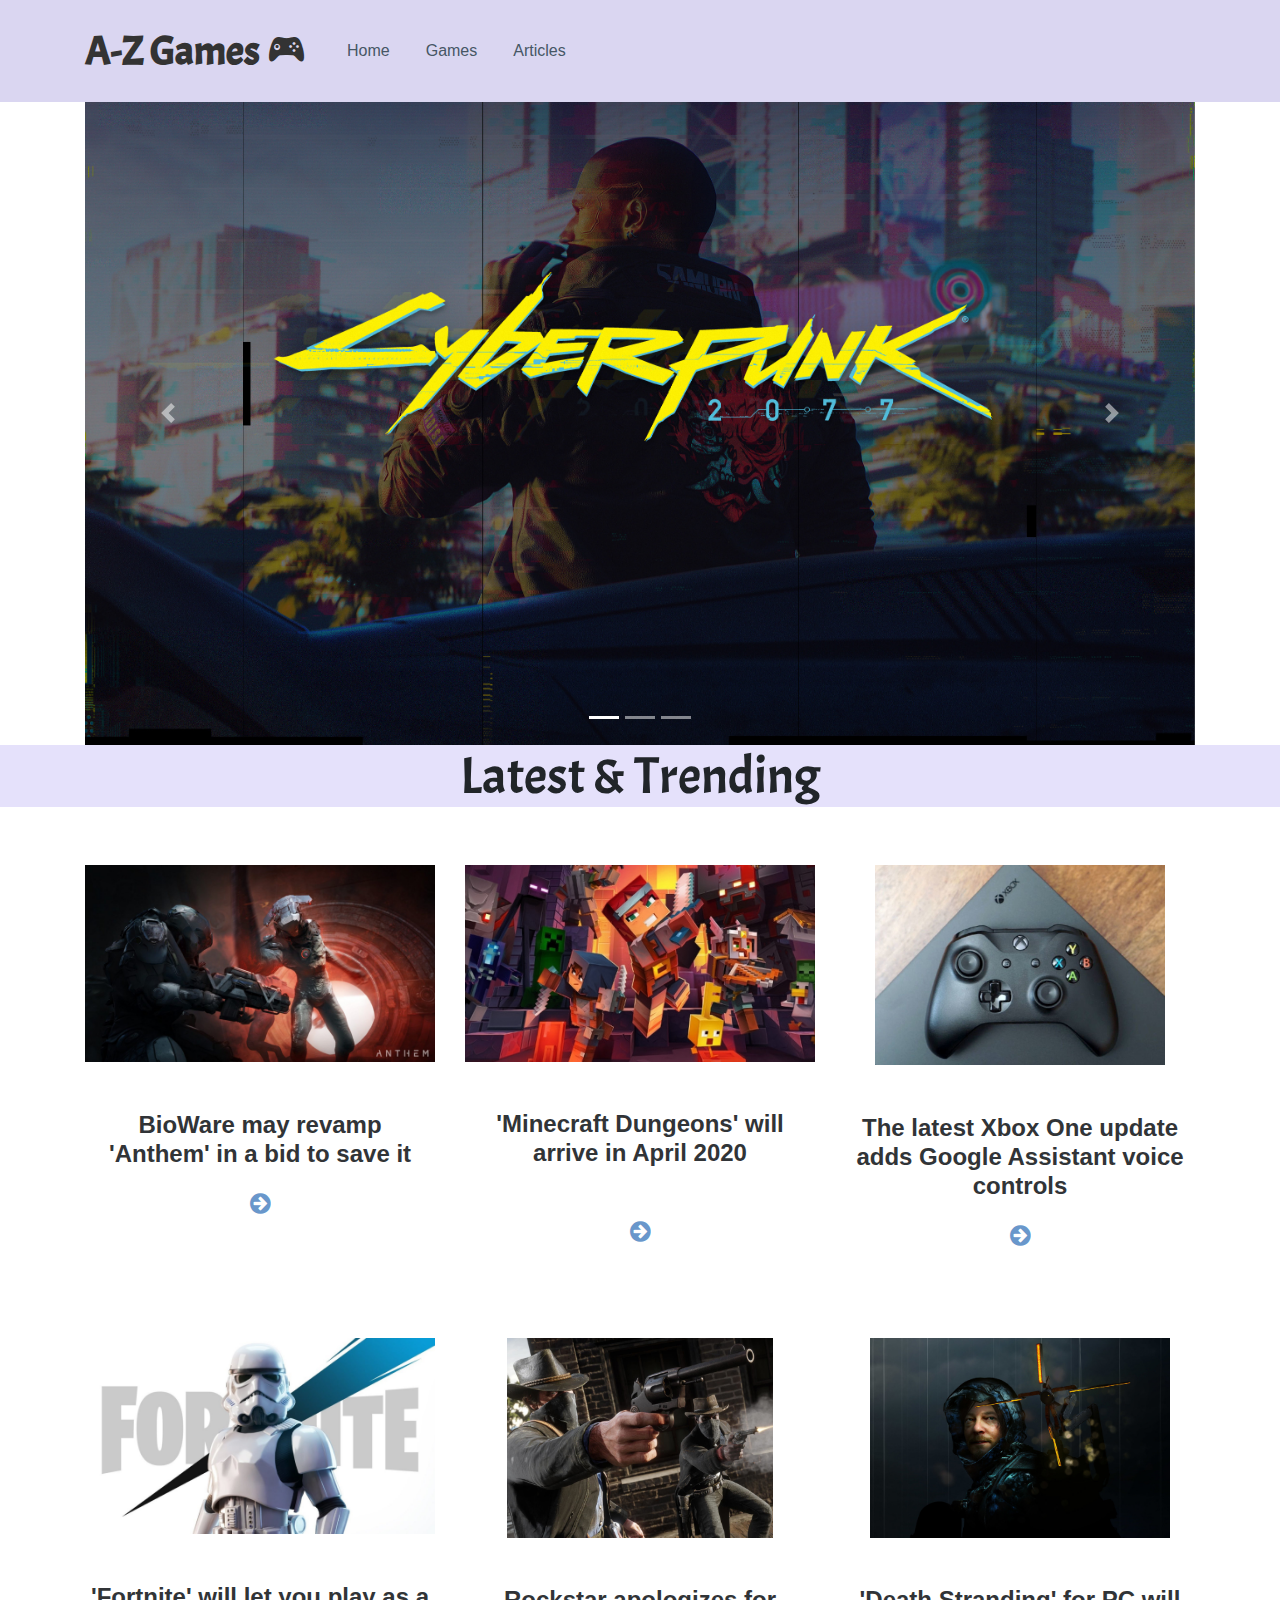
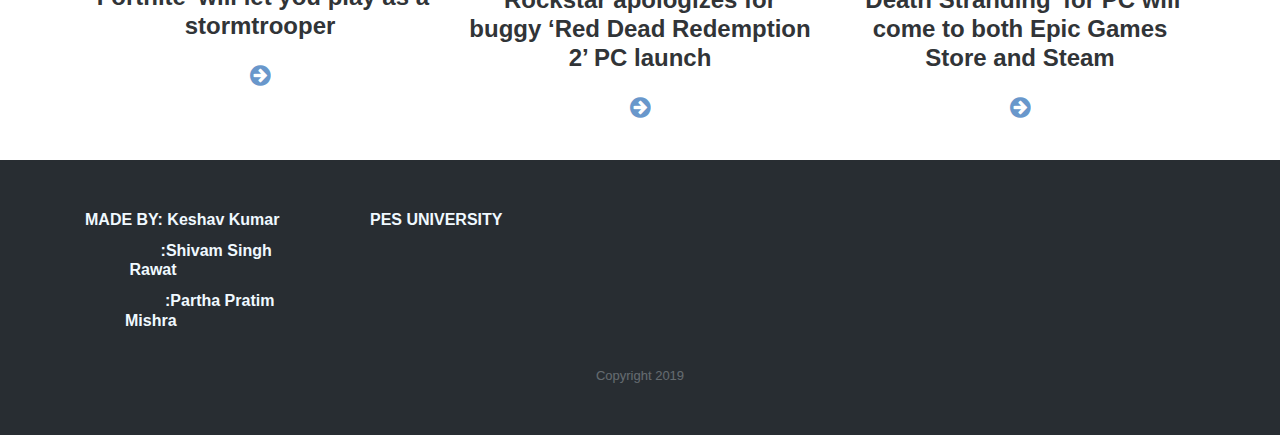
<file: index.html>
<!DOCTYPE html>
<html>

<head>
    <meta charset="utf-8">
    <meta name="viewport" content="width=device-width, initial-scale=1.0">
    <title>mainpage</title>
    <link rel="stylesheet" href="assets/bootstrap/css/bootstrap.min.css">
    <link rel="stylesheet" href="assets/fonts/font-awesome.min.css">
    <link rel="stylesheet" href="assets/fonts/ionicons.min.css">
    <link rel="stylesheet" href="https://fonts.googleapis.com/css?family=Acme">
    <link rel="stylesheet" href="https://fonts.googleapis.com/css?family=Bitter:400,700">
    <link rel="stylesheet" href="assets/css/Article-List.css">
    <link rel="stylesheet" href="assets/css/Carousel-Hero.css">
    <link rel="stylesheet" href="assets/css/Footer-Clean.css">
    <link rel="stylesheet" href="assets/css/Footer-Dark.css">
    <link rel="stylesheet" href="assets/css/Navigation-with-Button.css">
    <link rel="stylesheet" href="assets/css/styles.css">
</head>

<body style="background-color:#ffffff;">
    <div>
        <nav class="navbar navbar-light navbar-expand-md fixed-top navigation-clean-button" style="background-color:#dad6f1;">
            <div class="container"><a class="navbar-brand" href="#">A-Z Games<i class="icon ion-ios-game-controller-b" style="margin:9px;"></i></a><button class="navbar-toggler" data-toggle="collapse" data-target="#navcol-1"><span class="sr-only">Toggle navigation</span><span class="navbar-toggler-icon"></span></button>
                <div
                    class="collapse navbar-collapse" id="navcol-1">
                    <ul class="nav navbar-nav mr-auto">
                        <li class="nav-item" role="presentation"><a class="nav-link" href="index.html">Home</a></li>
                        <li class="nav-item" role="presentation"><a class="nav-link" href="list_games.html">Games</a></li>
                        <li class="nav-item" role="presentation"><a class="nav-link" href="#bookmarkfinal">Articles</a></li>
                    </ul>
            </div>
    </div>
    </nav>
    </div>
    <p>Paragraph</p>
    <p>Paragraph</p>
    <div class="container"><div data-ride="carousel" data-interval="3900" data-keyboard="false" data-pause="false" class="carousel slide" id="carousel-1">
    <div role="listbox" class="carousel-inner">
        <div class="carousel-item active">
            <a href="https://www.cyberpunk.net/us/en/pre-order" target="_blank">
            <img src="assets/img/game-walls/928956.jpg" alt="Cyberpunk 2077" height="665" class="w-100 d-block" /></a></div>
        <div class="carousel-item">
            <a href="https://www.rockstargames.com/reddeadredemption2/" target="_blank">
            <img src="assets/img/game-walls/917971.jpg" alt="red dead redmeption 2" height="665" class="w-100 d-block" /></a></div>
        <div class="carousel-item">
            <a href="https://www.callofduty.com/modernwarfare" target="_blank">
            <img src="assets/img/game-walls/1018514.jpg" alt="cod mw19" height="665" class="w-100 d-block" /></a></div>
    </div>
    <div><a href="#carousel-1" role="button" data-slide="prev" class="carousel-control-prev"><span class="carousel-control-prev-icon"></span><span class="sr-only">Previous</span></a><a href="#carousel-1" role="button" data-slide="next" class="carousel-control-next"><span class="carousel-control-next-icon"></span><span class="sr-only">Next</span></a></div>
    <ol
        class="carousel-indicators">
        <li data-target="#carousel-1" data-slide-to="0" class="active"></li>
        <li data-target="#carousel-1" data-slide-to="1"></li>
        <li data-target="#carousel-1" data-slide-to="2"></li>
        </ol>
</div></div>
    <header>
        <h1 class="text-center" id="bookmarkfinal" style="font-family:Acme, sans-serif;background-color:rgba(192,184,245,0.42);font-size:52px;">Latest &amp; Trending</h1>
    </header>
    <div id="bookmark" class="article-list">
        <div class="container">
            <div class="row articles">
                <div class="col-sm-6 col-md-4 item"><a href="news1.html"><img class="img-fluid" src="assets/img/news/anthemnews.jpg" style="font-size:16px;"></a>
                    <h3 class="name" style="font-size:24px;"><br>BioWare may revamp 'Anthem' in a bid to save it<br></h3><a href="news1.html" class="action"><i class="fa fa-arrow-circle-right"></i></a></div>
                <div class="col-sm-6 col-md-4 item"><a href="news2.html"><img class="img-fluid" src="assets/img/news/minecraft.jpg"></a>
                    <h3 class="name" style="font-size:24px;"><br>'Minecraft Dungeons' will arrive in April 2020<br><br></h3><a href="news2.html" class="action"><i class="fa fa-arrow-circle-right"></i></a></div>
                <div class="col-sm-6 col-md-4 item"><a href="news3.html"><img class="img-fluid" src="assets/img/news/xboxgamepad.jpg" style="height:200px;"></a>
                    <h3 class="name" style="font-size:24px;"><br>The latest Xbox One update adds Google Assistant voice controls<br></h3><a href="news3.html" class="action"><i class="fa fa-arrow-circle-right"></i></a></div>
            </div>
        </div>
    </div>
    <div class="article-list">
        <div class="container">
            <div class="row articles">
                <div class="col-sm-6 col-md-4 item"><a href="news4.html"><img class="img-fluid" src="assets/img/news/fortnite.jpg" style="font-size:16px;"></a>
                    <h3 class="name" style="font-size:24px;"><br>'Fortnite' will let you play as a stormtrooper<br></h3><a href="news4.html" class="action"><i class="fa fa-arrow-circle-right"></i></a></div>
                <div class="col-sm-6 col-md-4 item"><a href="news4.html"><img class="img-fluid" src="assets/img/news/rdr2.jpg" style="height:200px;"></a>
                    <h3 class="name" style="font-size:24px;"><br>Rockstar apologizes for buggy ‘Red Dead Redemption 2’ PC launch<br></h3><a href="news5.html" class="action"><i class="fa fa-arrow-circle-right"></i></a></div>
                <div class="col-sm-6 col-md-4 item"><a href="news6.html"><img class="img-fluid" src="assets/img/deathstranding.jpg" style="height:200px;"></a>
                    <h3 class="name" style="font-size:24px;"><br>'Death Stranding' for PC will come to both Epic Games Store and Steam<br></h3><a href="news6.html" class="action"><i class="fa fa-arrow-circle-right"></i></a></div>
            </div>
        </div>
    </div>
    <div class="footer-dark">
        <footer>
            <div class="container">
                <div class="row">
                    <div class="col-sm-6 col-md-3 item">
                        <h3>MADE BY: Keshav Kumar</h3>
                        <h3>&nbsp; &nbsp; &nbsp; &nbsp; &nbsp; &nbsp; &nbsp; &nbsp; &nbsp;:Shivam Singh &nbsp; &nbsp; &nbsp; &nbsp; &nbsp; &nbsp; &nbsp; &nbsp; &nbsp; &nbsp; &nbsp; &nbsp; Rawat</h3>
                        <h3>&nbsp; &nbsp; &nbsp; &nbsp; &nbsp; &nbsp; &nbsp; &nbsp; &nbsp; :Partha Pratim &nbsp; &nbsp; &nbsp; &nbsp; &nbsp; &nbsp; &nbsp; &nbsp; &nbsp; &nbsp; &nbsp; &nbsp;Mishra</h3>
                    </div>
                    <div class="col-md-6 item text">
                        <h3>PES UNIVERSITY</h3>
                    </div>
                </div>
                <p class="copyright">Copyright 2019</p>
            </div>
        </footer>
    </div>
    <script src="assets/js/jquery.min.js"></script>
    <script src="assets/bootstrap/js/bootstrap.min.js"></script>
</body>

</html>
</file>
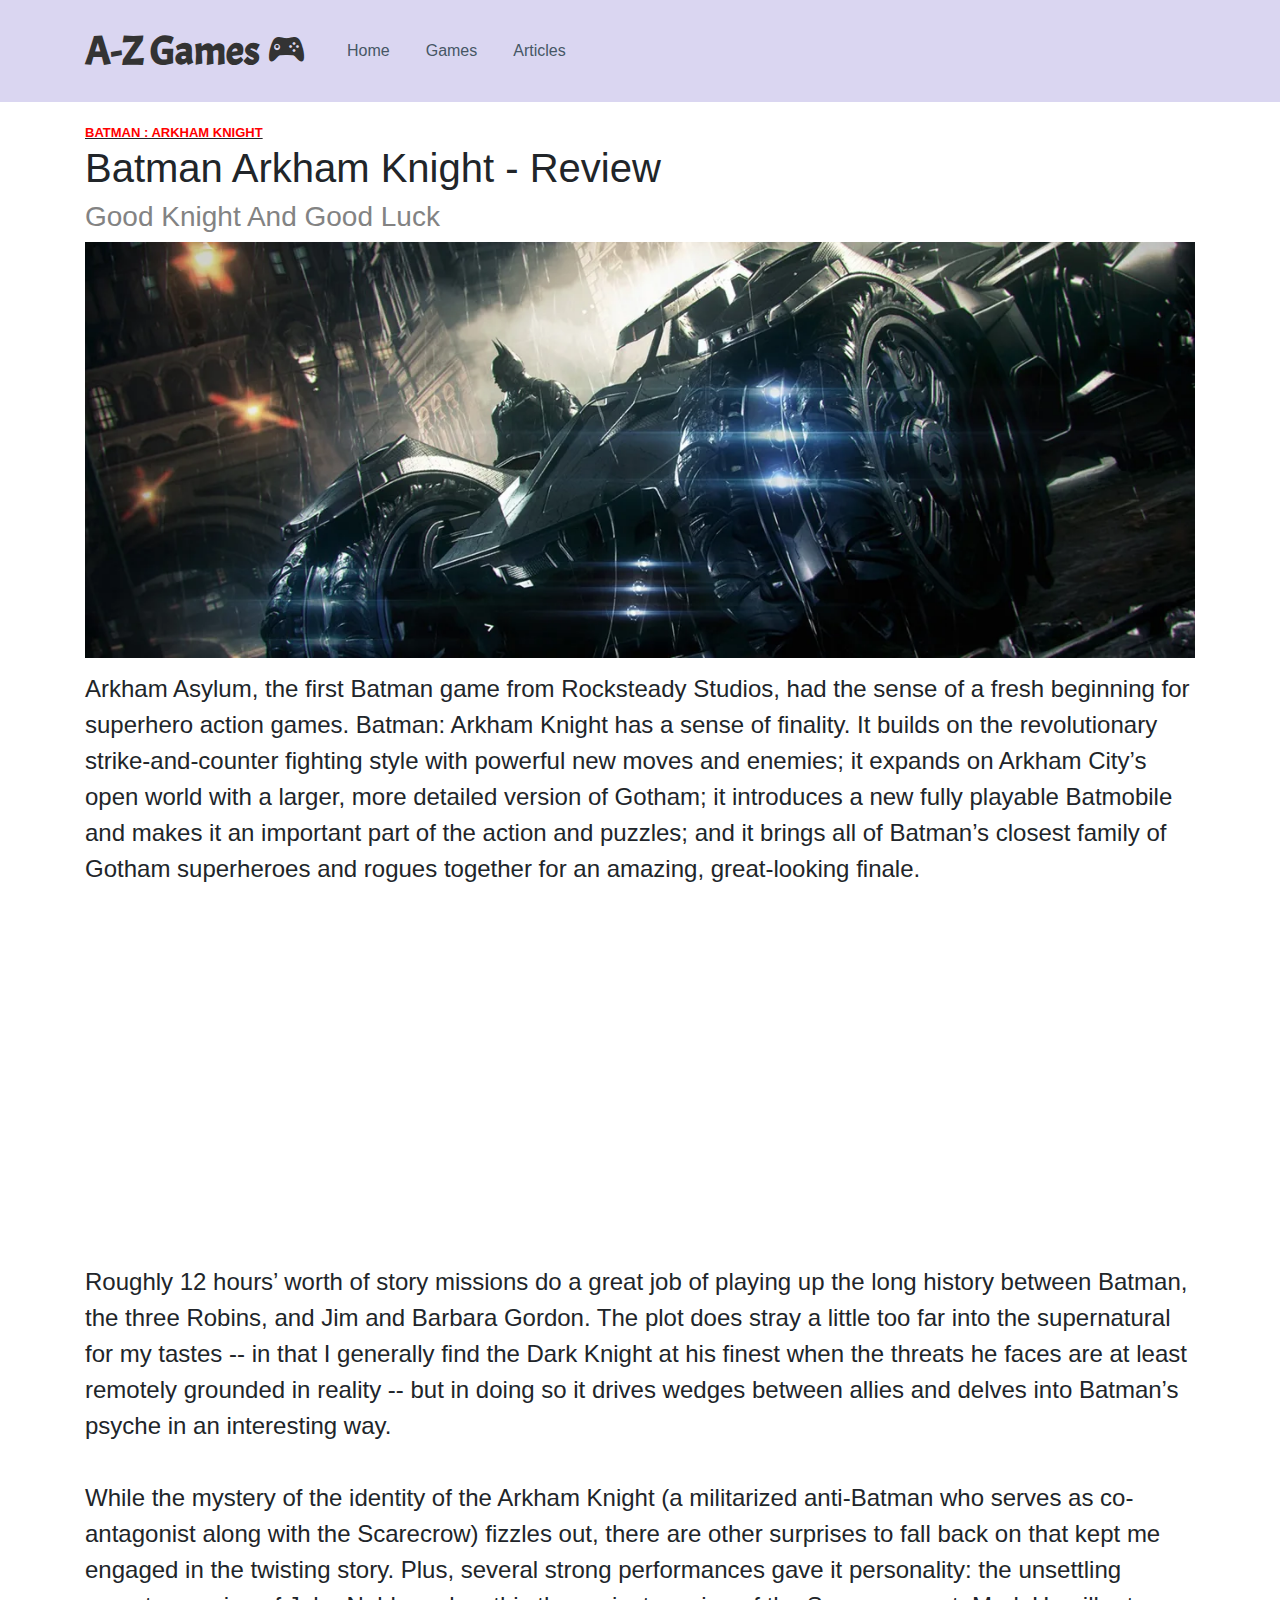
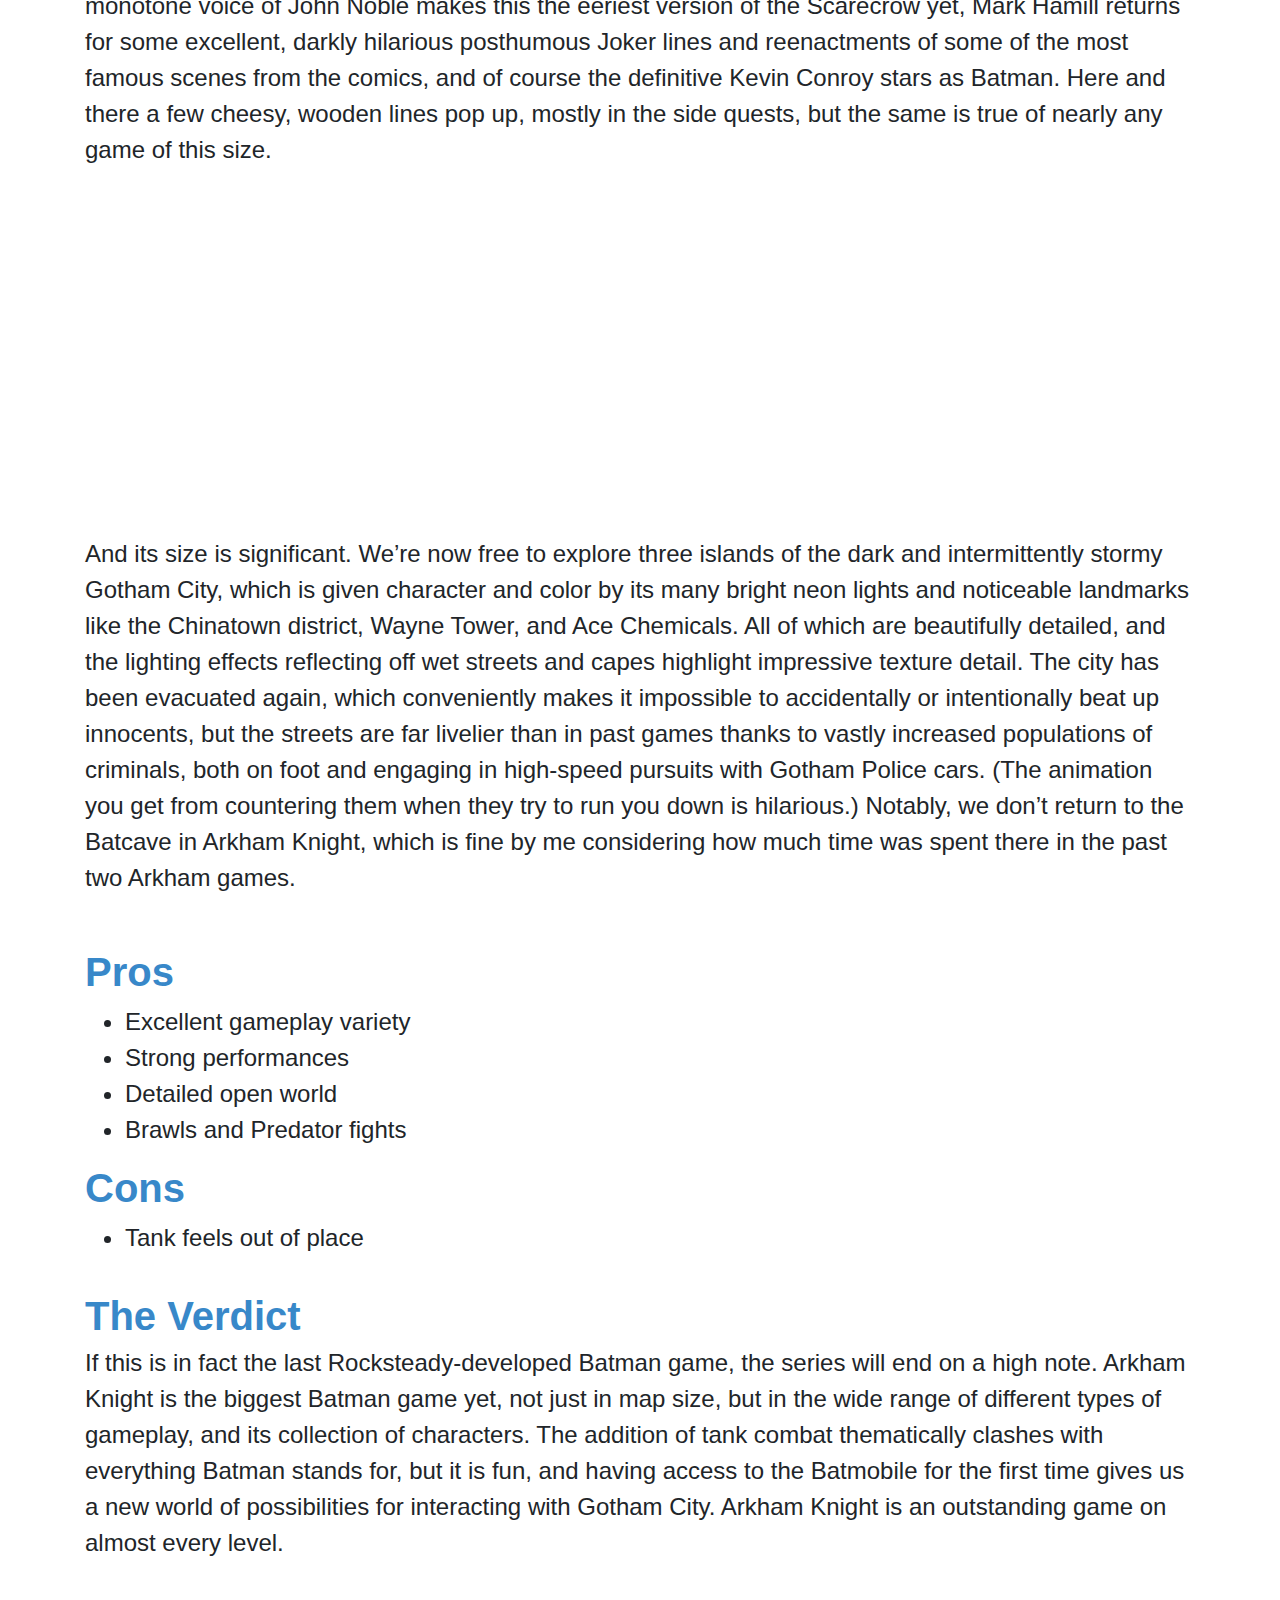
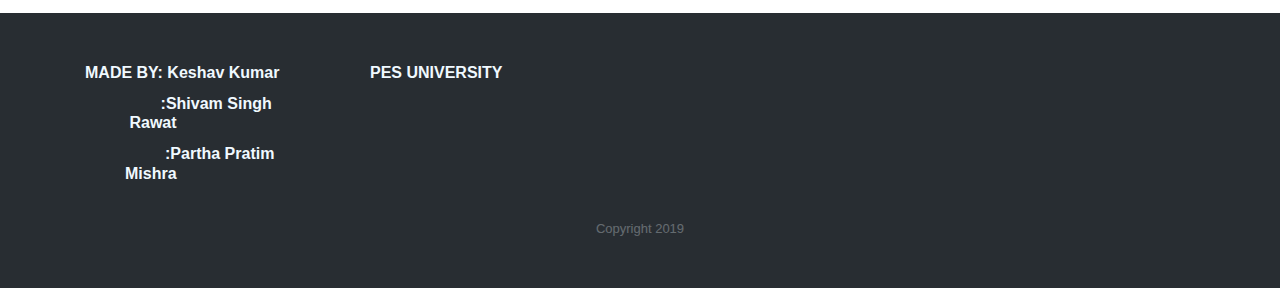
<file: batman.html>
<!DOCTYPE html>
<html>

<head>
    <meta charset="utf-8">
    <meta name="viewport" content="width=device-width, initial-scale=1.0">
    <title>mainpage</title>
    <link rel="stylesheet" href="assets/bootstrap/css/bootstrap.min.css">
    <link rel="stylesheet" href="assets/fonts/font-awesome.min.css">
    <link rel="stylesheet" href="assets/fonts/ionicons.min.css">
    <link rel="stylesheet" href="https://fonts.googleapis.com/css?family=Acme">
    <link rel="stylesheet" href="https://fonts.googleapis.com/css?family=Bitter:400,700">
    <link rel="stylesheet" href="assets/css/Article-List.css">
    <link rel="stylesheet" href="assets/css/Carousel-Hero.css">
    <link rel="stylesheet" href="assets/css/Footer-Clean.css">
    <link rel="stylesheet" href="assets/css/Footer-Dark.css">
    <link rel="stylesheet" href="assets/css/Navigation-with-Button.css">
    <link rel="stylesheet" href="assets/css/styles.css">
</head>

<body>
    <p>Paragraph</p>
    <div></div>
    <p>Paragraph</p>
    <p>Paragraph</p>
    <div class="container"><b><u><a href="https://store.steampowered.com/app/208650/Batman_Arkham_Knight/" style="font-size:13px;color:rgb(255,0,0);">BATMAN : ARKHAM KNIGHT</a></u></b><b><h1>Batman Arkham Knight - Review</h1></b>
        <h3 style="color:rgb(131,131,131);">Good Knight And Good Luck<br></h3>
    </div>
    <div class="container"><img class="img-fluid" src="assets/img/batman/batman.png"></div>
    <div class="container" style="margin-top:18px;height:504;width:930;">
        <p style="font-size:24px;margin-top:-5px;">Arkham Asylum, the first Batman game from Rocksteady Studios, had the sense of a fresh beginning for superhero action games. Batman: Arkham Knight has a sense of finality. It builds on the revolutionary strike-and-counter fighting style with powerful
            new moves and enemies; it expands on Arkham City’s open world with a larger, more detailed version of Gotham; it introduces a new fully playable Batmobile and makes it an important part of the action and puzzles; and it brings all of Batman’s
            closest family of Gotham superheroes and rogues together for an amazing, great-looking finale.<br><br></p><iframe width="560" height="315" allowfullscreen="" frameborder="0" src="https://www.youtube.com/embed/eDNNUU5M54Y?rel=0"></iframe>
        <p
            style="font-size:24px;margin-top:3px;margin-bottom:356px;height:299px;">Roughly 12 hours’ worth of story missions do a great job of playing up the long history between Batman, the three Robins, and Jim and Barbara Gordon. The plot does stray a little too far into the supernatural for my tastes -- in that I generally
            find the Dark Knight at his finest when the threats he faces are at least remotely grounded in reality -- but in doing so it drives wedges between allies and delves into Batman’s psyche in an interesting way. <br> <br>While the mystery of
            the identity of the Arkham Knight (a militarized anti-Batman who serves as co-antagonist along with the Scarecrow) fizzles out, there are other surprises to fall back on that kept me engaged in the twisting story. Plus, several strong performances
            gave it personality: the unsettling monotone voice of John Noble makes this the eeriest version of the Scarecrow yet, Mark Hamill returns for some excellent, darkly hilarious posthumous Joker lines and reenactments of some of the most famous
            scenes from the comics, and of course the definitive Kevin Conroy stars as Batman. Here and there a few cheesy, wooden lines pop up, mostly in the side quests, but the same is true of nearly any game of this size. <br> <br><br></p>
            <h3 style="margin-top:10px;"></h3><iframe width="560" height="315" allowfullscreen="" frameborder="0" src="https://www.youtube.com/embed/VpXUIh7rlWI?rel=0" style="width:20.5em;height:9.5em;margin-bottom:22px;"></iframe>
            <p style="font-size:24px;"><br>And its size is significant. We’re now free to explore three islands of the dark and intermittently stormy Gotham City, which is given character and color by its many bright neon lights and noticeable landmarks like the Chinatown district,
                Wayne Tower, and Ace Chemicals. All of which are beautifully detailed, and the lighting effects reflecting off wet streets and capes highlight impressive texture detail. The city has been evacuated again, which conveniently makes it impossible
                to accidentally or intentionally beat up innocents, but the streets are far livelier than in past games thanks to vastly increased populations of criminals, both on foot and engaging in high-speed pursuits with Gotham Police cars. (The
                animation you get from countering them when they try to run you down is hilarious.) Notably, we don’t return to the Batcave in Arkham Knight, which is fine by me considering how much time was spent there in the past two Arkham games.<br><br></p>
            <h1
                style="color:rgb(56,136,201);"><strong>Pros</strong></h1>
                <ul style="font-size:24px;">
                    <li>Excellent gameplay variety</li>
                    <li>Strong performances</li>
                    <li>Detailed open world</li>
                    <li>Brawls and Predator fights</li>
                </ul>
                <h1 style="color:rgb(56,136,201);"><strong>Cons</strong></h1>
                <ul style="font-size:24;">
                    <li style="font-size:24px;">Tank feels out of place</li>
                </ul>
                <h1 style="font-size:32;color:rgb(56,136,201);margin-top:36px;"><strong>The Verdict</strong></h1>
                <p style="font-size:24px;margin-top:-3px;">If this is in fact the last Rocksteady-developed Batman game, the series will end on a high note. Arkham Knight is the biggest Batman game yet, not just in map size, but in the wide range of different types of gameplay, and its collection
                    of characters. The addition of tank combat thematically clashes with everything Batman stands for, but it is fun, and having access to the Batmobile for the first time gives us a new world of possibilities for interacting with Gotham
                    City. Arkham Knight is an outstanding game on almost every level. <br> <br></p>
    </div>
    <div class="footer-dark">
        <footer>
            <div class="container">
                <div class="row">
                    <div class="col-sm-6 col-md-3 item">
                        <h3>MADE BY: Keshav Kumar</h3>
                        <h3>&nbsp; &nbsp; &nbsp; &nbsp; &nbsp; &nbsp; &nbsp; &nbsp; &nbsp;:Shivam Singh &nbsp; &nbsp; &nbsp; &nbsp; &nbsp; &nbsp; &nbsp; &nbsp; &nbsp; &nbsp; &nbsp; &nbsp; Rawat</h3>
                        <h3>&nbsp; &nbsp; &nbsp; &nbsp; &nbsp; &nbsp; &nbsp; &nbsp; &nbsp; :Partha Pratim &nbsp; &nbsp; &nbsp; &nbsp; &nbsp; &nbsp; &nbsp; &nbsp; &nbsp; &nbsp; &nbsp; &nbsp;Mishra</h3>
                    </div>
                    <div class="col-md-6 item text">
                        <h3>PES UNIVERSITY</h3>
                    </div>
                </div>
                <p class="copyright">Copyright 2019</p>
            </div>
        </footer>
    </div>
    <div>
        <nav class="navbar navbar-light navbar-expand-md fixed-top navigation-clean-button" style="background-color:#dad6f1;">
            <div class="container"><a class="navbar-brand" href="#">A-Z Games<i class="icon ion-ios-game-controller-b" style="margin:9px;"></i></a><button class="navbar-toggler" data-toggle="collapse" data-target="#navcol-1"><span class="sr-only">Toggle navigation</span><span class="navbar-toggler-icon"></span></button>
                <div
                    class="collapse navbar-collapse" id="navcol-1">
                    <ul class="nav navbar-nav mr-auto">
                        <li class="nav-item" role="presentation"><a class="nav-link" href="index.html">Home</a></li>
                        <li class="nav-item" role="presentation"><a class="nav-link" href="list_games.html">Games</a></li>
                        <li class="nav-item" role="presentation"><a class="nav-link" href="#bookmarkfinal">Articles</a></li>
                    </ul>
            </div>
    </div>
    </nav>
    </div>
    <script src="assets/js/jquery.min.js"></script>
    <script src="assets/bootstrap/js/bootstrap.min.js"></script>
</body>

</html>
</file>
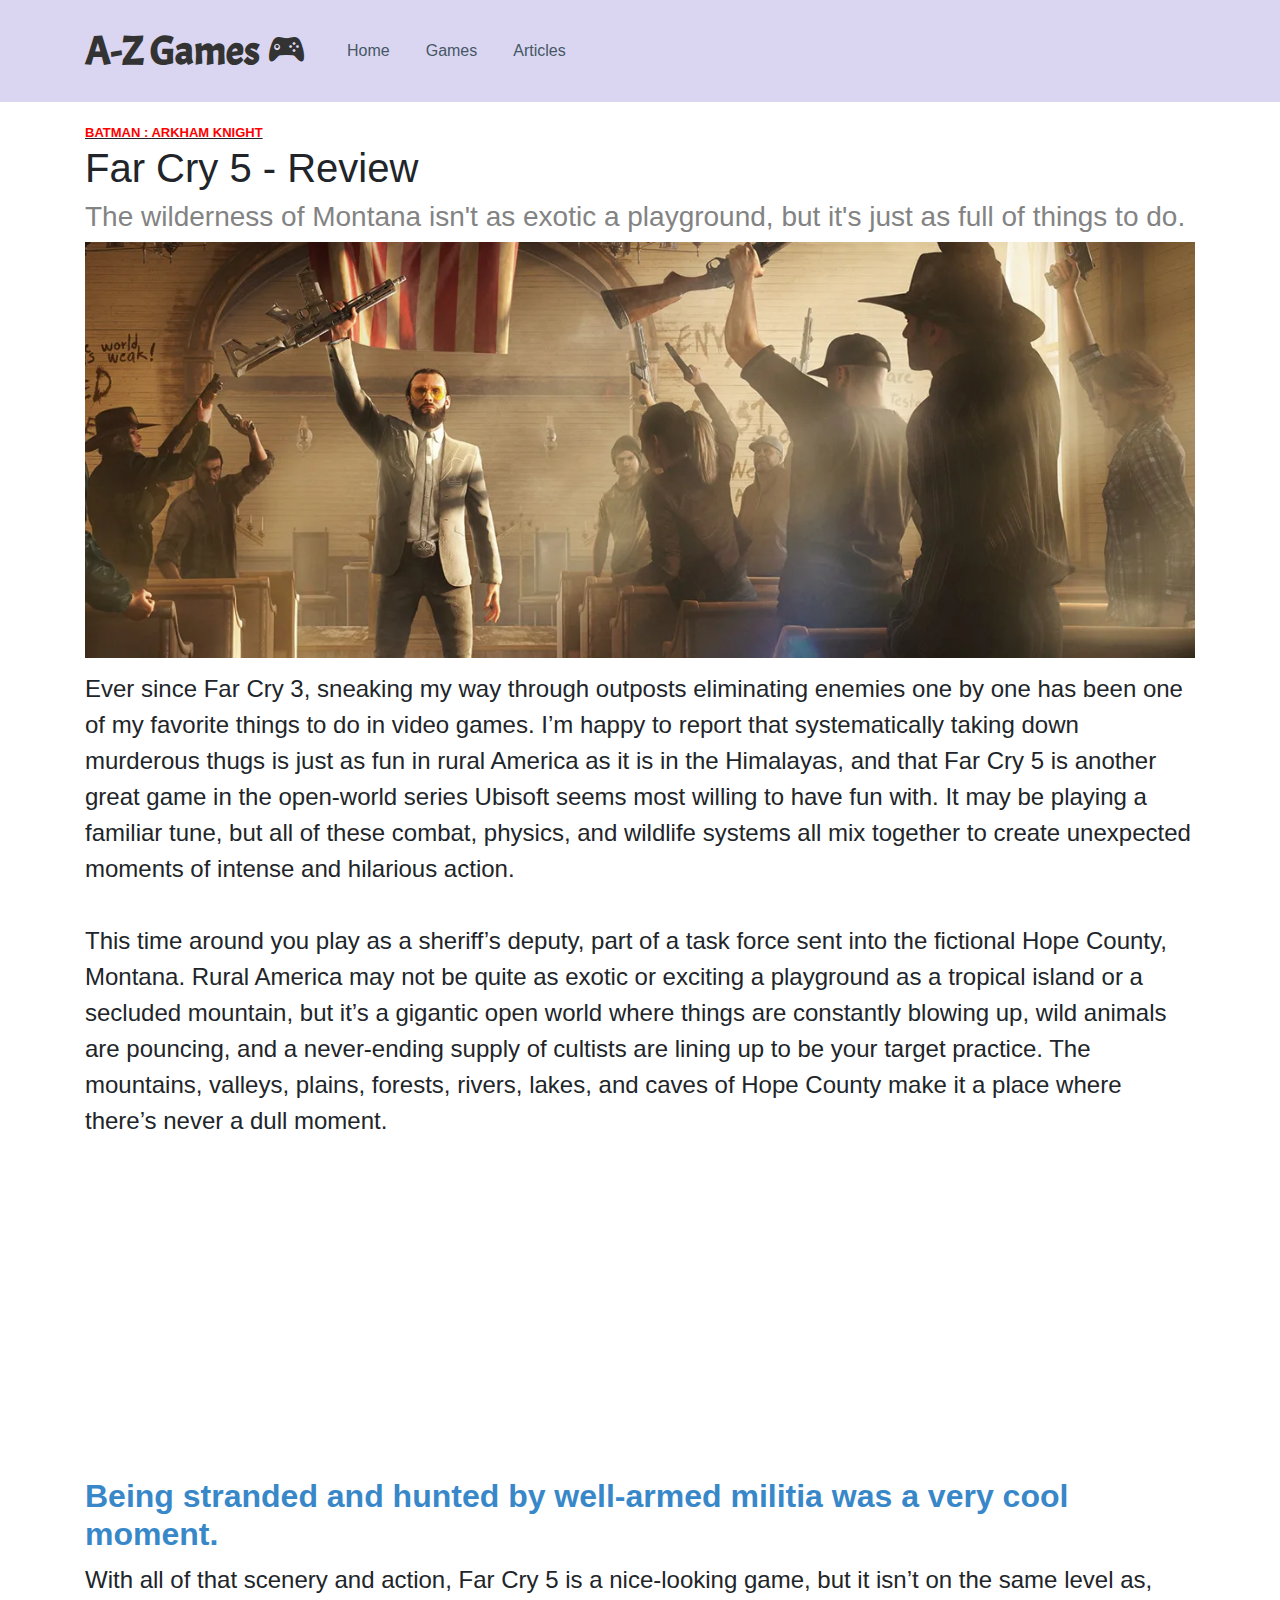
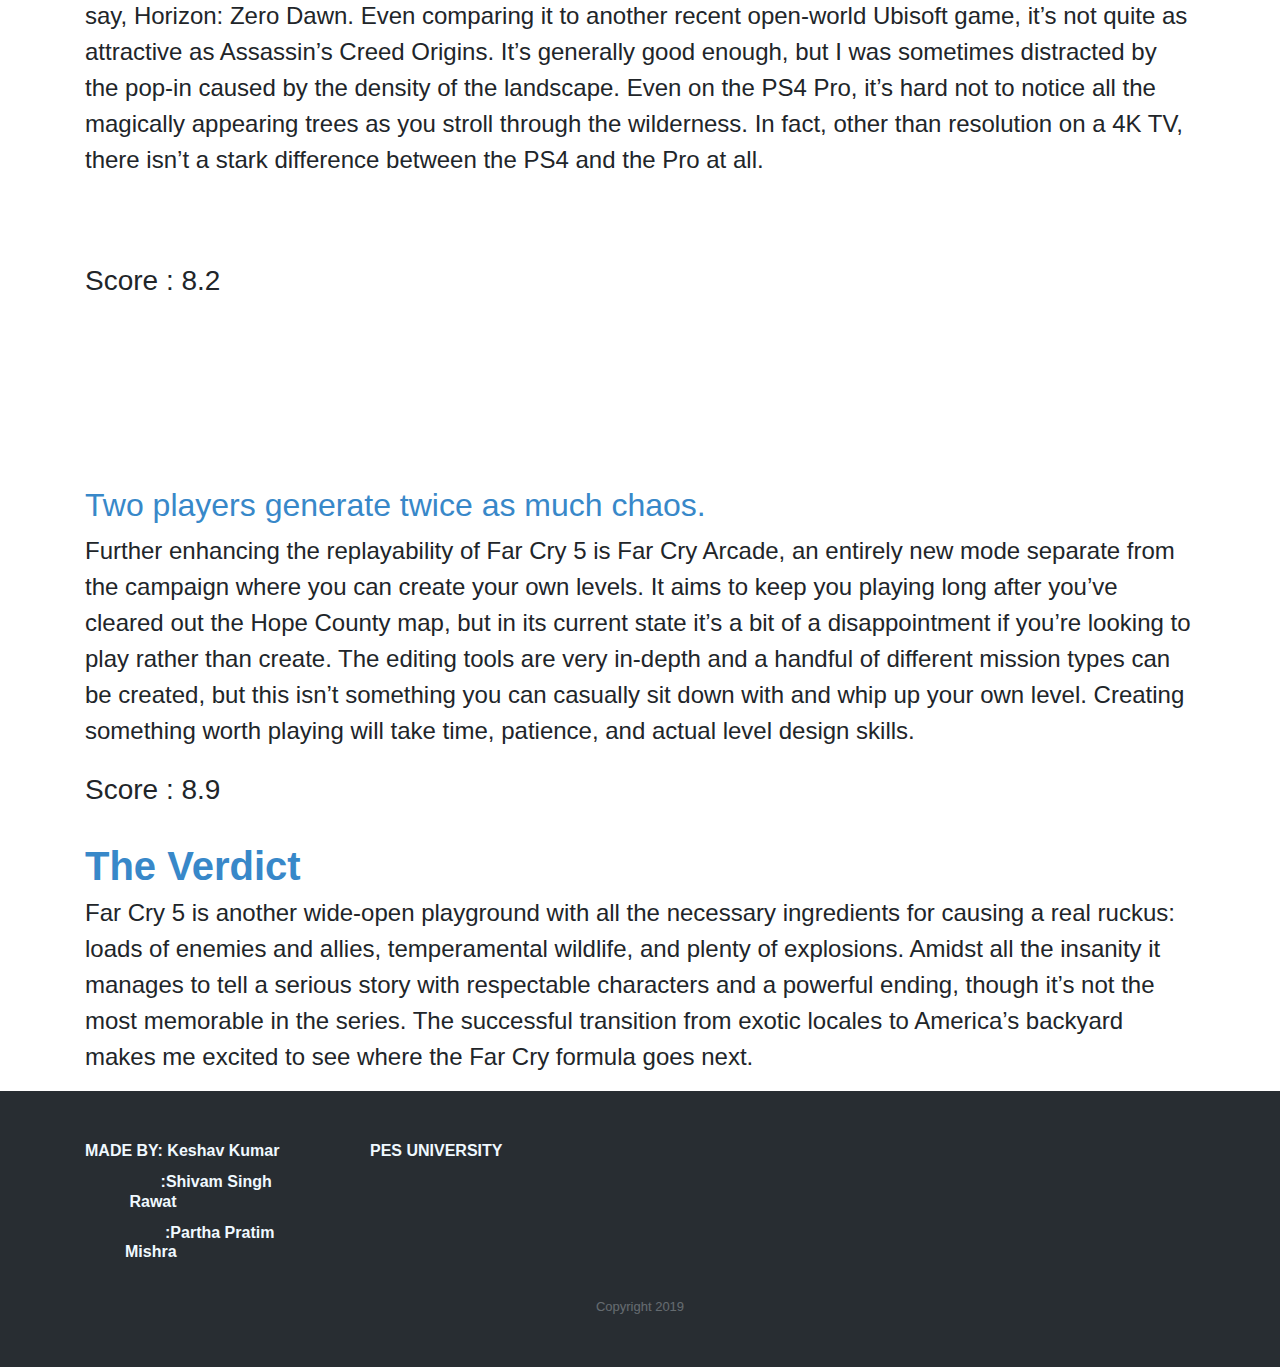
<file: farcry.html>
<!DOCTYPE html>
<html>

<head>
    <meta charset="utf-8">
    <meta name="viewport" content="width=device-width, initial-scale=1.0">
    <title>mainpage</title>
    <link rel="stylesheet" href="assets/bootstrap/css/bootstrap.min.css">
    <link rel="stylesheet" href="assets/fonts/font-awesome.min.css">
    <link rel="stylesheet" href="assets/fonts/ionicons.min.css">
    <link rel="stylesheet" href="https://fonts.googleapis.com/css?family=Acme">
    <link rel="stylesheet" href="https://fonts.googleapis.com/css?family=Bitter:400,700">
    <link rel="stylesheet" href="assets/css/Article-List.css">
    <link rel="stylesheet" href="assets/css/Carousel-Hero.css">
    <link rel="stylesheet" href="assets/css/Footer-Clean.css">
    <link rel="stylesheet" href="assets/css/Footer-Dark.css">
    <link rel="stylesheet" href="assets/css/Navigation-with-Button.css">
    <link rel="stylesheet" href="assets/css/styles.css">
</head>

<body>
    <p>Paragraph</p>
    <p>Paragraph</p>
    <p>Paragraph</p>
    <div class="container"><b><u><a href="https://store.steampowered.com/agecheck/app/208650/" style="font-size:13px;color:rgb(255,0,0);">BATMAN : ARKHAM KNIGHT</a></u></b><b><h1>Far Cry 5 - Review</h1></b>
        <h3 style="color:rgb(131,131,131);">The wilderness of Montana isn't as exotic a playground, but it's just as full of things to do.<br></h3>
    </div>
    <div class="container"><img class="img-fluid" src="assets/img/far cry/farcry.png"></div>
    <div class="container" style="margin-top:18px;height:504;width:930;">
        <p style="font-size:24px;margin-top:-5px;">Ever since Far Cry 3, sneaking my way through outposts eliminating enemies one by one has been one of my favorite things to do in video games. I’m happy to report that systematically taking down murderous thugs is just as fun in rural America
            as it is in the Himalayas, and that Far Cry 5 is another great game in the open-world series Ubisoft seems most willing to have fun with. It may be playing a familiar tune, but all of these combat, physics, and wildlife systems all mix together
            to create unexpected moments of intense and hilarious action. <br> <br>This time around you play as a sheriff’s deputy, part of a task force sent into the fictional Hope County, Montana. Rural America may not be quite as exotic or exciting
            a playground as a tropical island or a secluded mountain, but it’s a gigantic open world where things are constantly blowing up, wild animals are pouncing, and a never-ending supply of cultists are lining up to be your target practice. The
            mountains, valleys, plains, forests, rivers, lakes, and caves of Hope County make it a place where there’s never a dull moment.<br></p><iframe width="560" height="315" allowfullscreen="" frameborder="0" src="https://www.youtube.com/embed/FD9ON97JYgk?rel=0"></iframe>
        <h2
            style="color:rgb(56,136,201);"><strong>Being stranded and hunted by well-armed militia was a very cool moment.</strong><br></h2>
            <p style="font-size:24px;margin-top:3px;margin-bottom:-7px;height:299px;">With all of that scenery and action, Far Cry 5 is a nice-looking game, but it isn’t on the same level as, say, Horizon: Zero Dawn. Even comparing it to another recent open-world Ubisoft game, it’s not quite as attractive as Assassin’s Creed
                Origins. It’s generally good enough, but I was sometimes distracted by the pop-in caused by the density of the landscape. Even on the PS4 Pro, it’s hard not to notice all the magically appearing trees as you stroll through the wilderness.
                In fact, other than resolution on a 4K TV, there isn’t a stark difference between the PS4 and the Pro at all.<br></p>
            <h3 style="margin-top:10px;">Score : 8.2</h3><iframe width="560" height="315" allowfullscreen="" frameborder="0" src="https://www.youtube.com/embed/gxyddkgX_TA?rel=0" style="width:20.5em;height:9.5em;margin-bottom:22px;"></iframe>
            <h2 style="color:rgb(56,136,201);">Two players generate twice as much chaos.<br></h2>
            <p style="font-size:24px;">Further enhancing the replayability of Far Cry 5 is Far Cry Arcade, an entirely new mode separate from the campaign where you can create your own levels. It aims to keep you playing long after you’ve cleared out the Hope County map, but in
                its current state it’s a bit of a disappointment if you’re looking to play rather than create. The editing tools are very in-depth and a handful of different mission types can be created, but this isn’t something you can casually sit down
                with and whip up your own level. Creating something worth playing will take time, patience, and actual level design skills.<br></p>
            <h3 style="margin-top:24px;">Score : 8.9</h3>
            <h1 style="font-size:32;color:rgb(56,136,201);margin-top:36px;"><strong>The Verdict</strong></h1>
            <p style="font-size:24px;margin-top:-3px;">Far Cry 5 is another wide-open playground with all the necessary ingredients for causing a real ruckus: loads of enemies and allies, temperamental wildlife, and plenty of explosions. Amidst all the insanity it manages to tell a serious story
                with respectable characters and a powerful ending, though it’s not the most memorable in the series. The successful transition from exotic locales to America’s backyard makes me excited to see where the Far Cry formula goes next.<br></p>
    </div>
    <div class="footer-dark">
        <footer>
            <div class="container">
                <div class="row">
                    <div class="col-sm-6 col-md-3 item">
                        <h3>MADE BY: Keshav Kumar</h3>
                        <h3>&nbsp; &nbsp; &nbsp; &nbsp; &nbsp; &nbsp; &nbsp; &nbsp; &nbsp;:Shivam Singh &nbsp; &nbsp; &nbsp; &nbsp; &nbsp; &nbsp; &nbsp; &nbsp; &nbsp; &nbsp; &nbsp; &nbsp; Rawat</h3>
                        <h3>&nbsp; &nbsp; &nbsp; &nbsp; &nbsp; &nbsp; &nbsp; &nbsp; &nbsp; :Partha Pratim &nbsp; &nbsp; &nbsp; &nbsp; &nbsp; &nbsp; &nbsp; &nbsp; &nbsp; &nbsp; &nbsp; &nbsp;Mishra</h3>
                    </div>
                    <div class="col-md-6 item text">
                        <h3>PES UNIVERSITY</h3>
                    </div>
                </div>
                <p class="copyright">Copyright 2019</p>
            </div>
        </footer>
    </div>
    <div>
        <nav class="navbar navbar-light navbar-expand-md fixed-top navigation-clean-button" style="background-color:#dad6f1;">
            <div class="container"><a class="navbar-brand" href="#">A-Z Games<i class="icon ion-ios-game-controller-b" style="margin:9px;"></i></a><button class="navbar-toggler" data-toggle="collapse" data-target="#navcol-1"><span class="sr-only">Toggle navigation</span><span class="navbar-toggler-icon"></span></button>
                <div
                    class="collapse navbar-collapse" id="navcol-1">
                    <ul class="nav navbar-nav mr-auto">
                        <li class="nav-item" role="presentation"><a class="nav-link" href="index.html">Home</a></li>
                        <li class="nav-item" role="presentation"><a class="nav-link" href="list_games.html">Games</a></li>
                        <li class="nav-item" role="presentation"><a class="nav-link" href="#bookmarkfinal">Articles</a></li>
                    </ul>
            </div>
    </div>
    </nav>
    </div>
    <script src="assets/js/jquery.min.js"></script>
    <script src="assets/bootstrap/js/bootstrap.min.js"></script>
</body>

</html>
</file>
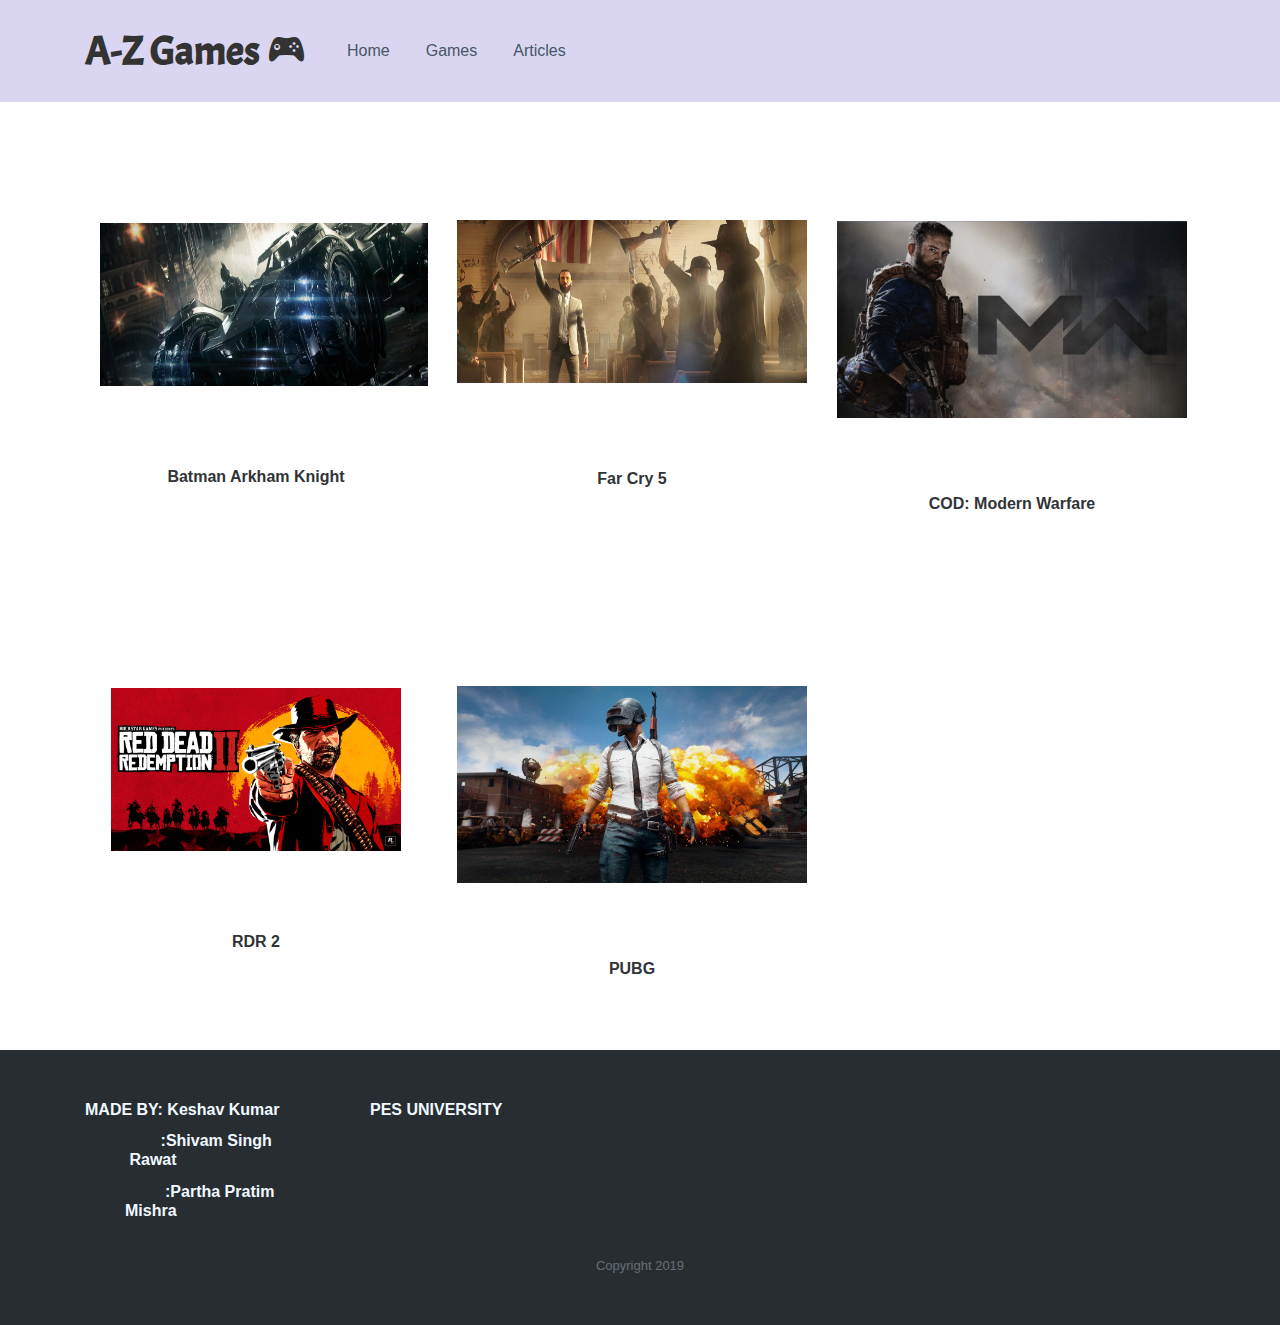
<file: list_games.html>
<!DOCTYPE html>
<html>

<head>
    <meta charset="utf-8">
    <meta name="viewport" content="width=device-width, initial-scale=1.0">
    <title>mainpage</title>
    <link rel="stylesheet" href="assets/bootstrap/css/bootstrap.min.css">
    <link rel="stylesheet" href="assets/fonts/font-awesome.min.css">
    <link rel="stylesheet" href="assets/fonts/ionicons.min.css">
    <link rel="stylesheet" href="https://fonts.googleapis.com/css?family=Acme">
    <link rel="stylesheet" href="https://fonts.googleapis.com/css?family=Bitter:400,700">
    <link rel="stylesheet" href="assets/css/Article-List.css">
    <link rel="stylesheet" href="assets/css/Carousel-Hero.css">
    <link rel="stylesheet" href="assets/css/Footer-Clean.css">
    <link rel="stylesheet" href="assets/css/Footer-Dark.css">
    <link rel="stylesheet" href="assets/css/Navigation-with-Button.css">
    <link rel="stylesheet" href="assets/css/styles.css">
</head>

<body>
    <p>Paragraph</p>
    <p>Paragraph</p>
    <p>Paragraph</p>
    <div class="article-list">
        <div class="container">
            <div class="row articles">
                <div class="col-sm-6 col-md-4 item" style="padding:26px;margin:-4px;"><a href="batman.html"><img class="img-fluid" src="assets/img/batman/batman.png" style="margin:8px;margin-top:81px;height:163px;"></a>
                    <h3 class="name" style="margin-top:73px;">Batman Arkham Knight</h3>
                </div>
                <div class="col-sm-6 col-md-4 item"><a href="farcry.html"><img class="img-fluid" src="assets/img/far cry/farcry.png" style="margin-top:50px;height:163px;"></a>
                    <h3 class="name" style="margin-top:86px;">Far Cry 5</h3>
                </div>
                <div class="col-sm-6 col-md-4 item"><a href="mw.html"><img class="img-fluid" src="assets/img/mw/call-of-duty-modern-warfare-2019.png" style="margin-top:51px;"></a>
                    <h3 class="name" style="margin-top:76px;">COD: Modern Warfare</h3>
                </div>
            </div>
        </div>
    </div>
    <div class="article-list">
        <div class="container">
            <div class="row articles">
                <div class="col-sm-6 col-md-4 item" style="padding:26px;margin:-4px;"><a href="red.html"><img class="img-fluid" src="assets/img/game-walls/917971.jpg" style="margin:8px;margin-top:81px;height:163px;"></a>
                    <h3 class="name" style="margin-top:73px;">RDR 2</h3>
                </div>
                <div class="col-sm-6 col-md-4 item"><a href="pubg.html"><img class="img-fluid" src="assets/img/game-walls/816720.jpg" style="margin-top:51px;"></a>
                    <h3 class="name" style="margin-top:76px;">PUBG</h3>
                </div>
            </div>
        </div>
    </div>
    <div class="footer-dark">
        <footer>
            <div class="container">
                <div class="row">
                    <div class="col-sm-6 col-md-3 item">
                        <h3>MADE BY: Keshav Kumar</h3>
                        <h3>&nbsp; &nbsp; &nbsp; &nbsp; &nbsp; &nbsp; &nbsp; &nbsp; &nbsp;:Shivam Singh &nbsp; &nbsp; &nbsp; &nbsp; &nbsp; &nbsp; &nbsp; &nbsp; &nbsp; &nbsp; &nbsp; &nbsp; Rawat</h3>
                        <h3>&nbsp; &nbsp; &nbsp; &nbsp; &nbsp; &nbsp; &nbsp; &nbsp; &nbsp; :Partha Pratim &nbsp; &nbsp; &nbsp; &nbsp; &nbsp; &nbsp; &nbsp; &nbsp; &nbsp; &nbsp; &nbsp; &nbsp;Mishra</h3>
                    </div>
                    <div class="col-md-6 item text">
                        <h3>PES UNIVERSITY</h3>
                    </div>
                </div>
                <p class="copyright">Copyright 2019</p>
            </div>
        </footer>
    </div>
    <div>
        <nav class="navbar navbar-light navbar-expand-md fixed-top navigation-clean-button" style="background-color:#dad6f1;">
            <div class="container"><a class="navbar-brand" href="#">A-Z Games<i class="icon ion-ios-game-controller-b" style="margin:9px;"></i></a><button class="navbar-toggler" data-toggle="collapse" data-target="#navcol-1"><span class="sr-only">Toggle navigation</span><span class="navbar-toggler-icon"></span></button>
                <div
                    class="collapse navbar-collapse" id="navcol-1">
                    <ul class="nav navbar-nav mr-auto">
                        <li class="nav-item" role="presentation"><a class="nav-link" href="index.html">Home</a></li>
                        <li class="nav-item" role="presentation"><a class="nav-link" href="list_games.html">Games</a></li>
                        <li class="nav-item" role="presentation"><a class="nav-link" href="#bookmarkfinal">Articles</a></li>
                    </ul>
            </div>
    </div>
    </nav>
    </div>
    <script src="assets/js/jquery.min.js"></script>
    <script src="assets/bootstrap/js/bootstrap.min.js"></script>
</body>

</html>
</file>
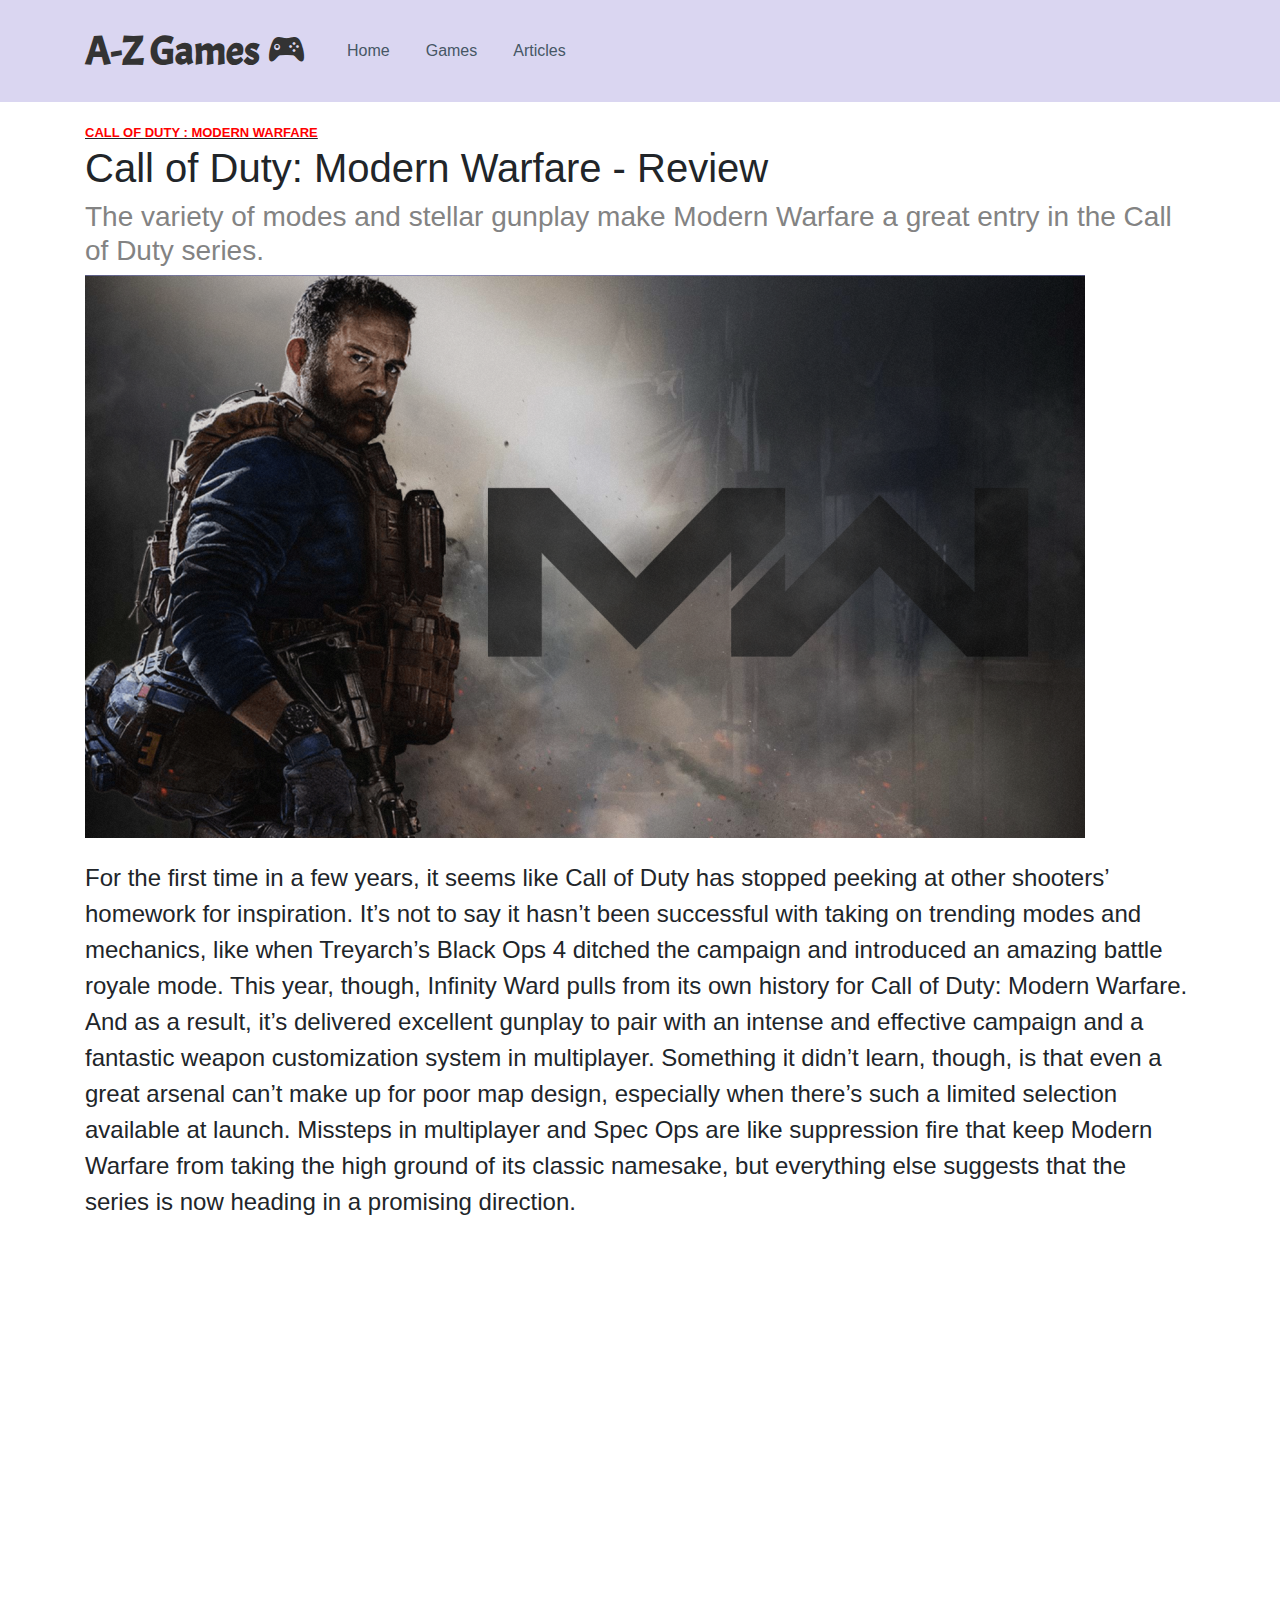
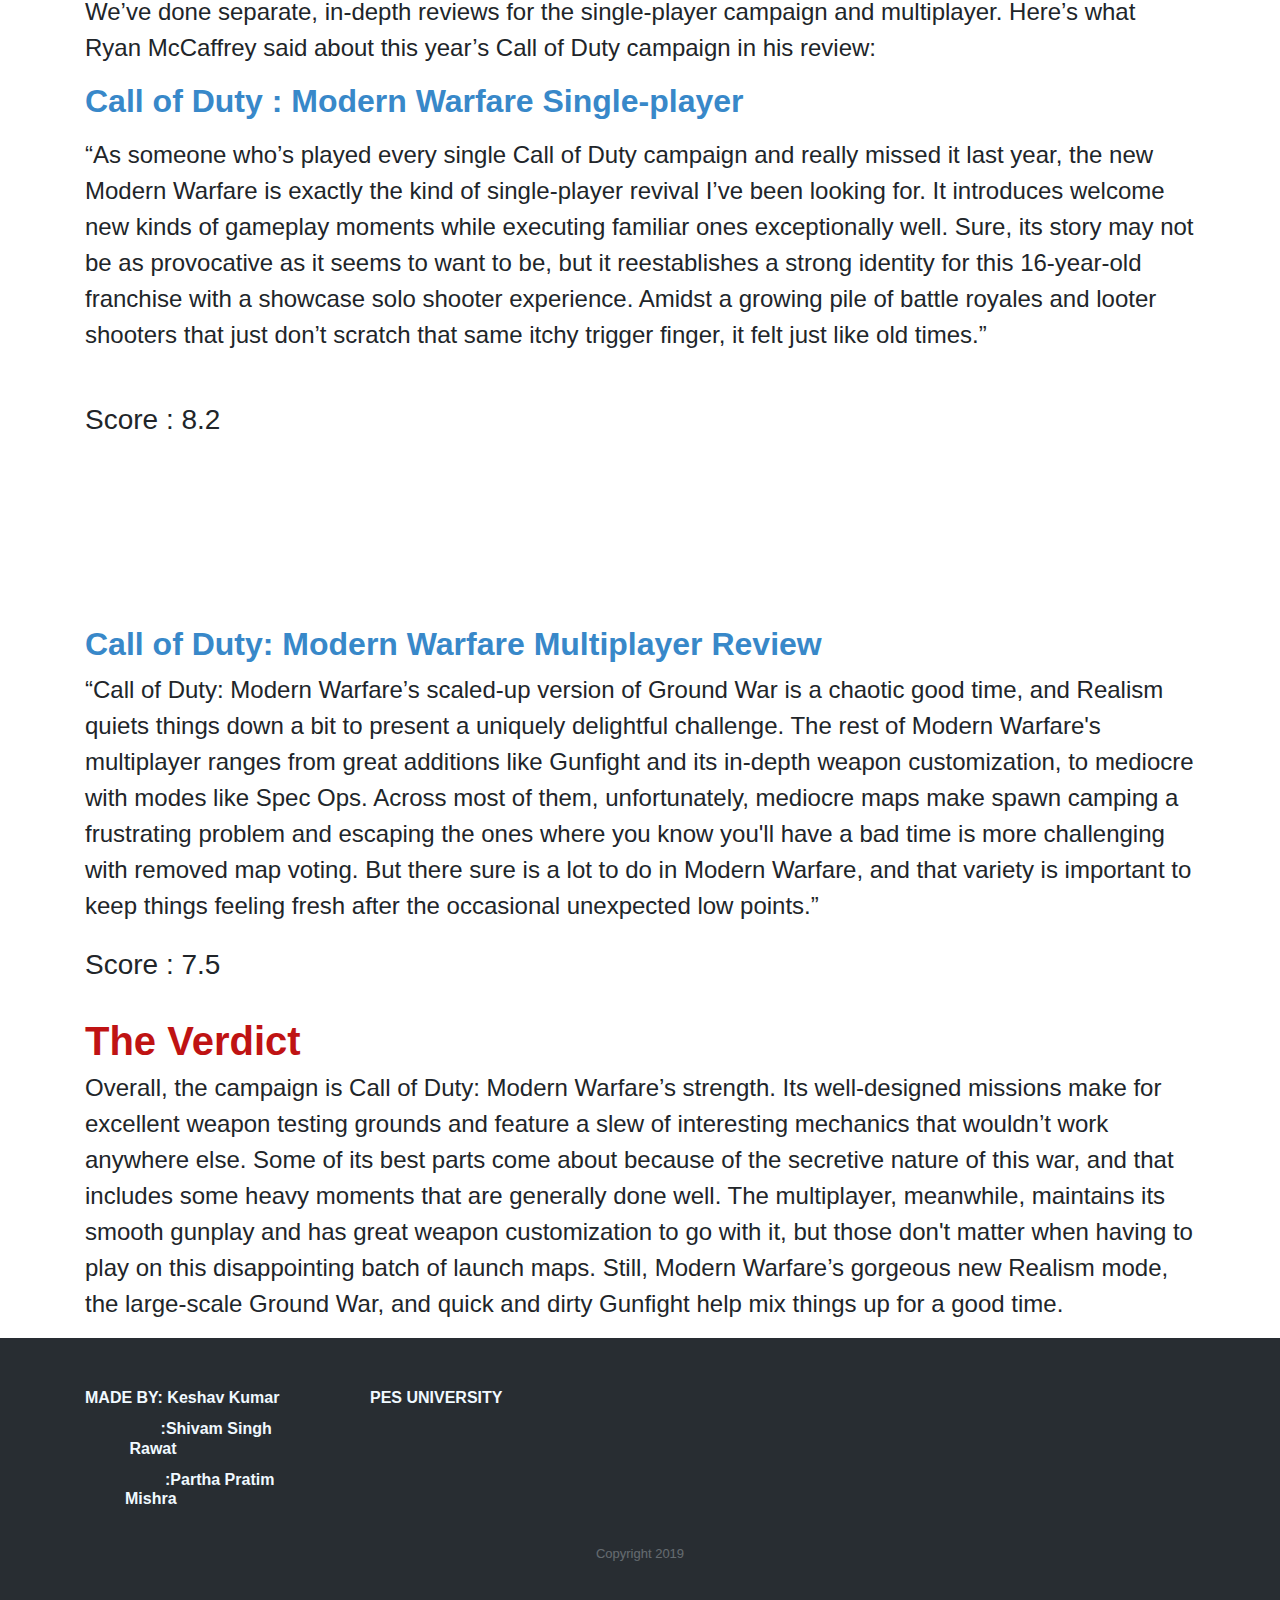
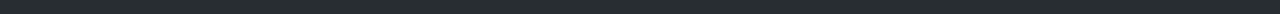
<file: mw.html>
<!DOCTYPE html>
<html>

<head>
    <meta charset="utf-8">
    <meta name="viewport" content="width=device-width, initial-scale=1.0">
    <title>mainpage</title>
    <link rel="stylesheet" href="assets/bootstrap/css/bootstrap.min.css">
    <link rel="stylesheet" href="assets/fonts/font-awesome.min.css">
    <link rel="stylesheet" href="assets/fonts/ionicons.min.css">
    <link rel="stylesheet" href="https://fonts.googleapis.com/css?family=Acme">
    <link rel="stylesheet" href="https://fonts.googleapis.com/css?family=Bitter:400,700">
    <link rel="stylesheet" href="assets/css/Article-List.css">
    <link rel="stylesheet" href="assets/css/Carousel-Hero.css">
    <link rel="stylesheet" href="assets/css/Footer-Clean.css">
    <link rel="stylesheet" href="assets/css/Footer-Dark.css">
    <link rel="stylesheet" href="assets/css/Navigation-with-Button.css">
    <link rel="stylesheet" href="assets/css/styles.css">
</head>

<body>
    <p>Paragraph</p>
    <p>Paragraph</p>
    <p>Paragraph</p>
    <div class="container"><b><u><a href="https://www.callofduty.com/modernwarfare" style="font-size:13px;color:rgb(255,0,0);">CALL OF DUTY : MODERN WARFARE</a></u></b><b><h1>Call of Duty: Modern Warfare - Review</h1></b>
        <h3 style="color:rgb(131,131,131);">The variety of modes and stellar gunplay make Modern Warfare a great entry in the Call of Duty series.<br></h3>
    </div>
    <div class="container"><img class="img-fluid" src="assets/img/mw/call-of-duty-modern-warfare-2019.png" style="width:960;height:640;"></div>
    <div class="container" style="margin-top:18px;height:504;width:930;">
        <p style="font-size:24px;margin-top:-32px;"><br>For the first time in a few years, it seems like Call of Duty has stopped peeking at other shooters’ homework for inspiration. It’s not to say it hasn’t been successful with taking on trending modes and mechanics, like when Treyarch’s Black
            Ops 4 ditched the campaign and introduced an amazing battle royale mode. This year, though, Infinity Ward pulls from its own history for Call of Duty: Modern Warfare. And as a result, it’s delivered excellent gunplay to pair with an intense
            and effective campaign and a fantastic weapon customization system in multiplayer. Something it didn’t learn, though, is that even a great arsenal can’t make up for poor map design, especially when there’s such a limited selection available
            at launch. Missteps in multiplayer and Spec Ops are like suppression fire that keep Modern Warfare from taking the high ground of its classic namesake, but everything else suggests that the series is now heading in a promising direction.<br><br></p>
        <iframe
            width="560" height="315" allowfullscreen="" frameborder="0" src="https://www.youtube.com/embed/bH1lHCirCGI?rel=0"></iframe>
            <p style="font-size:24px;">We’ve done separate, in-depth reviews for the single-player campaign and multiplayer. Here’s what Ryan McCaffrey said about this year’s Call of Duty campaign in his review:<br></p>
            <h2 style="color:rgb(56,136,201);"><strong>Call of Duty : Modern Warfare Single-player</strong></h2>
            <p style="font-size:24px;margin-top:-28px;margin-bottom:-7px;height:299px;"><br>“As someone who’s played every single Call of Duty campaign and really missed it last year, the new Modern Warfare is exactly the kind of single-player revival I’ve been looking for. It introduces welcome new kinds of gameplay moments
                while executing familiar ones exceptionally well. Sure, its story may not be as provocative as it seems to want to be, but it reestablishes a strong identity for this 16-year-old franchise with a showcase solo shooter experience. Amidst
                a growing pile of battle royales and looter shooters that just don’t scratch that same itchy trigger finger, it felt just like old times.”<br><br></p>
            <h3 style="margin-top:10px;">Score : 8.2</h3><iframe width="560" height="315" allowfullscreen="" frameborder="0" src="https://www.youtube.com/embed/zFlGKU1AxD0?rel=0" style="width:20.5em;height:9.5em;margin-bottom:22px;"></iframe>
            <h2 style="color:rgb(56,136,201);"><strong>Call of Duty: Modern Warfare Multiplayer Review</strong><br></h2>
            <p style="font-size:24px;">“Call of Duty: Modern Warfare’s scaled-up version of Ground War is a chaotic good time, and Realism quiets things down a bit to present a uniquely delightful challenge. The rest of Modern Warfare's multiplayer ranges from great additions like
                Gunfight and its in-depth weapon customization, to mediocre with modes like Spec Ops. Across most of them, unfortunately, mediocre maps make spawn camping a frustrating problem and escaping the ones where you know you'll have a bad time
                is more challenging with removed map voting. But there sure is a lot to do in Modern Warfare, and that variety is important to keep things feeling fresh after the occasional unexpected low points.”</p>
            <h3 style="margin-top:24px;">Score : 7.5</h3>
            <h1 style="font-size:32;color:rgb(191,19,19);margin-top:36px;"><strong>The Verdict</strong></h1>
            <p style="font-size:24px;margin-top:-3px;">Overall, the campaign is Call of Duty: Modern Warfare’s strength. Its well-designed missions make for excellent weapon testing grounds and feature a slew of interesting mechanics that wouldn’t work anywhere else. Some of its best parts come
                about because of the secretive nature of this war, and that includes some heavy moments that are generally done well. The multiplayer, meanwhile, maintains its smooth gunplay and has great weapon customization to go with it, but those
                don't matter when having to play on this disappointing batch of launch maps. Still, Modern Warfare’s gorgeous new Realism mode, the large-scale Ground War, and quick and dirty Gunfight help mix things up for a good time.<br></p>
    </div>
    <div class="footer-dark">
        <footer>
            <div class="container">
                <div class="row">
                    <div class="col-sm-6 col-md-3 item">
                        <h3>MADE BY: Keshav Kumar</h3>
                        <h3>&nbsp; &nbsp; &nbsp; &nbsp; &nbsp; &nbsp; &nbsp; &nbsp; &nbsp;:Shivam Singh &nbsp; &nbsp; &nbsp; &nbsp; &nbsp; &nbsp; &nbsp; &nbsp; &nbsp; &nbsp; &nbsp; &nbsp; Rawat</h3>
                        <h3>&nbsp; &nbsp; &nbsp; &nbsp; &nbsp; &nbsp; &nbsp; &nbsp; &nbsp; :Partha Pratim &nbsp; &nbsp; &nbsp; &nbsp; &nbsp; &nbsp; &nbsp; &nbsp; &nbsp; &nbsp; &nbsp; &nbsp;Mishra</h3>
                    </div>
                    <div class="col-md-6 item text">
                        <h3>PES UNIVERSITY</h3>
                    </div>
                </div>
                <p class="copyright">Copyright 2019</p>
            </div>
        </footer>
    </div>
    <div>
        <nav class="navbar navbar-light navbar-expand-md fixed-top navigation-clean-button" style="background-color:#dad6f1;">
            <div class="container"><a class="navbar-brand" href="#">A-Z Games<i class="icon ion-ios-game-controller-b" style="margin:9px;"></i></a><button class="navbar-toggler" data-toggle="collapse" data-target="#navcol-1"><span class="sr-only">Toggle navigation</span><span class="navbar-toggler-icon"></span></button>
                <div
                    class="collapse navbar-collapse" id="navcol-1">
                    <ul class="nav navbar-nav mr-auto">
                        <li class="nav-item" role="presentation"><a class="nav-link" href="index.html">Home</a></li>
                        <li class="nav-item" role="presentation"><a class="nav-link" href="list_games.html">Games</a></li>
                        <li class="nav-item" role="presentation"><a class="nav-link" href="#bookmarkfinal">Articles</a></li>
                    </ul>
            </div>
    </div>
    </nav>
    </div>
    <script src="assets/js/jquery.min.js"></script>
    <script src="assets/bootstrap/js/bootstrap.min.js"></script>
</body>

</html>
</file>
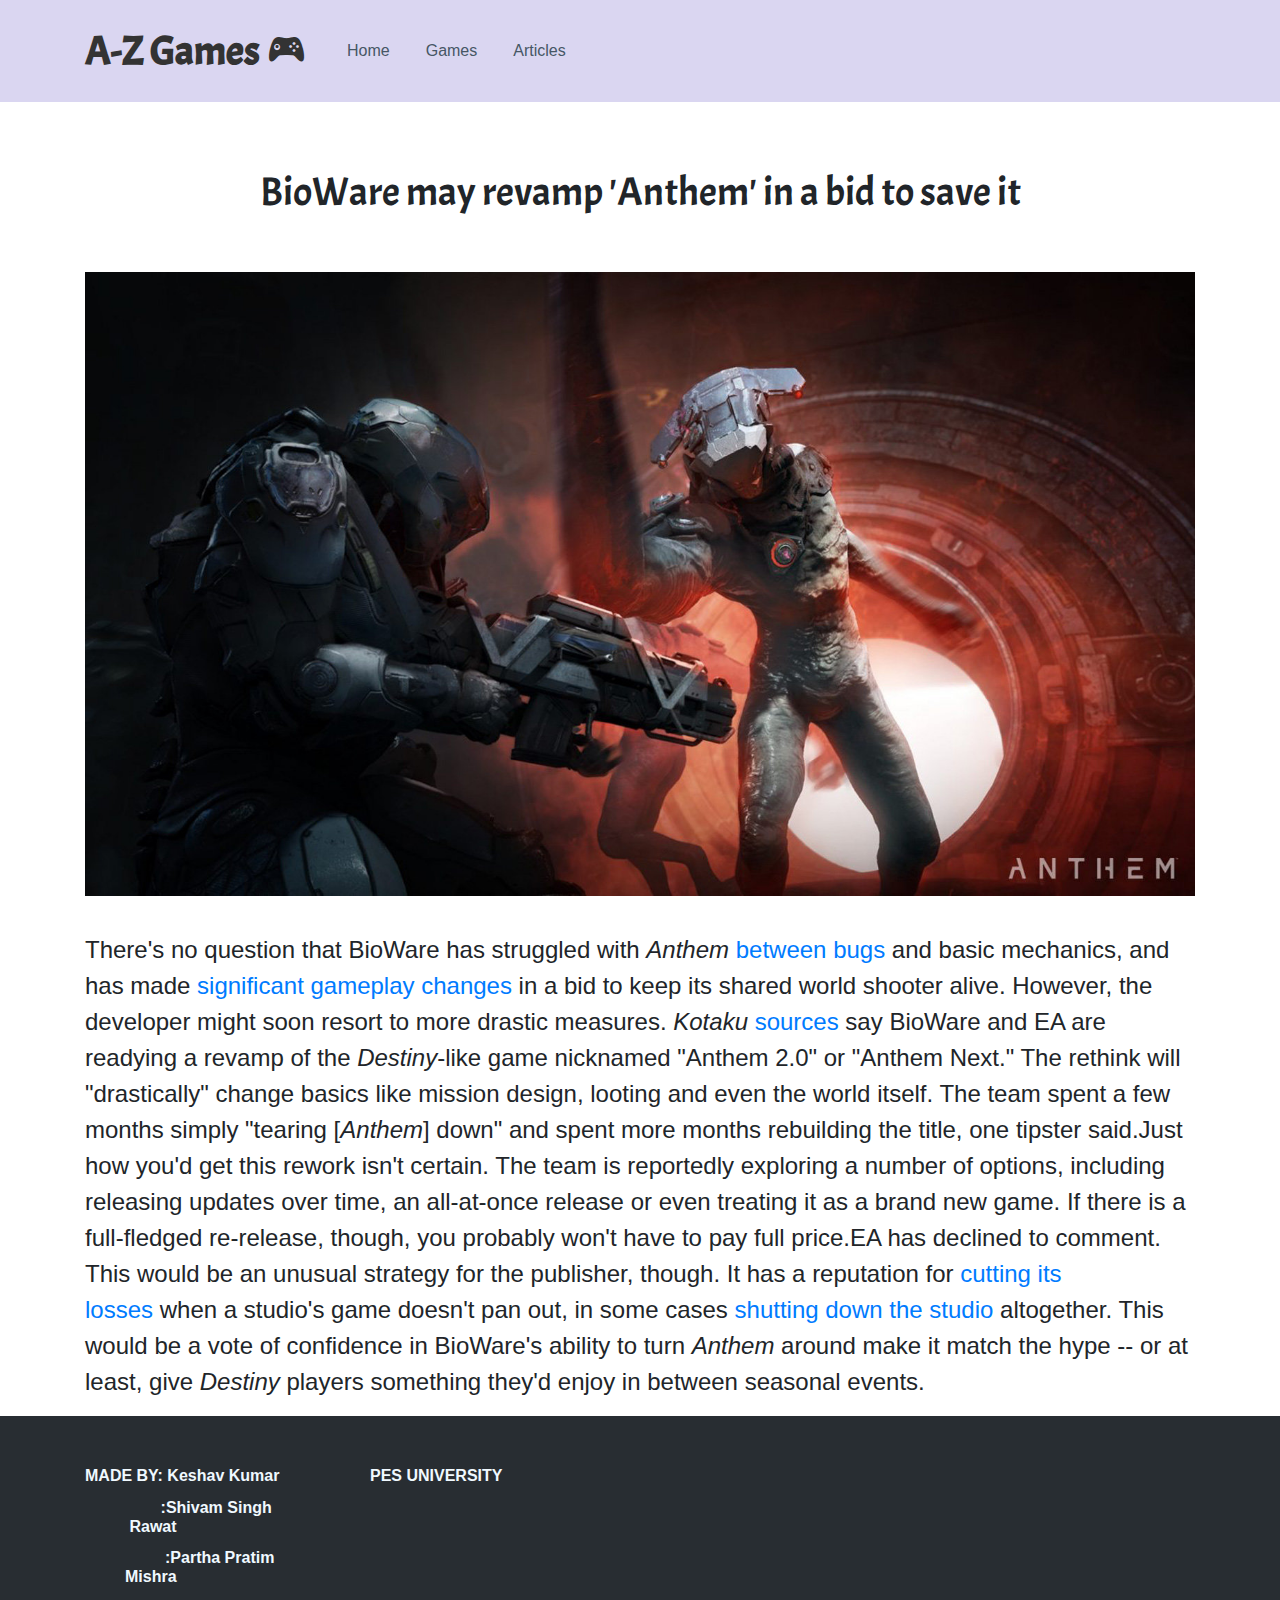
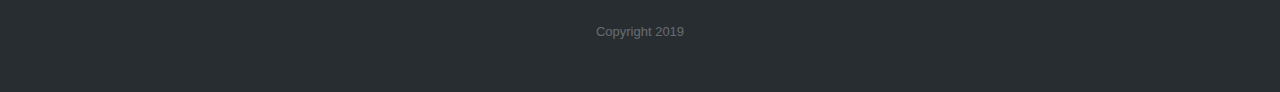
<file: news1.html>
<!DOCTYPE html>
<html>

<head>
    <meta charset="utf-8">
    <meta name="viewport" content="width=device-width, initial-scale=1.0">
    <title>mainpage</title>
    <link rel="stylesheet" href="assets/bootstrap/css/bootstrap.min.css">
    <link rel="stylesheet" href="assets/fonts/font-awesome.min.css">
    <link rel="stylesheet" href="assets/fonts/ionicons.min.css">
    <link rel="stylesheet" href="https://fonts.googleapis.com/css?family=Acme">
    <link rel="stylesheet" href="https://fonts.googleapis.com/css?family=Bitter:400,700">
    <link rel="stylesheet" href="assets/css/Article-List.css">
    <link rel="stylesheet" href="assets/css/Carousel-Hero.css">
    <link rel="stylesheet" href="assets/css/Footer-Clean.css">
    <link rel="stylesheet" href="assets/css/Footer-Dark.css">
    <link rel="stylesheet" href="assets/css/Navigation-with-Button.css">
    <link rel="stylesheet" href="assets/css/styles.css">
</head>

<body>
    <p>Paragraph</p>
    <p>Paragraph</p>
    <p>Paragraph</p>
    <h1 class="text-center" style="font-family:Acme, sans-serif;"><br>BioWare may revamp 'Anthem' in a bid to save it<br><br></h1>
    <div class="container"><img class="img-fluid" src="assets/img/news/anthemnews.jpg"></div>
    <div class="container">
        <p style="font-size:24px;"><br>There's no question that BioWare has struggled with&nbsp;<em>Anthem</em>&nbsp;<a href="https://www.engadget.com/2019-10-17-anthem-cataclysm-in-game-event-returns.html">between bugs</a>&nbsp;and basic mechanics, and has made&nbsp;<a href="https://www.engadget.com/2019/09/18/bioware-hopes-to-fix-anthem-by-swapping-acts-for-seasonal-upda/">significant gameplay changes</a>&nbsp;in
            a bid to keep its shared world shooter alive. However, the developer might soon resort to more drastic measures.&nbsp;<em>Kotaku</em>&nbsp;<a href="https://kotaku.com/sources-bioware-plans-a-complete-overhaul-for-anthem-1839892415">sources</a>&nbsp;say
            BioWare and EA are readying a revamp of the&nbsp;<em>Destiny</em>-like game nicknamed "Anthem 2.0" or "Anthem Next." The rethink will "drastically" change basics like mission design, looting and even the world itself. The team spent a few
            months simply "tearing [<em>Anthem</em>] down" and spent more months rebuilding the title, one tipster said.Just how you'd get this rework isn't certain. The team is reportedly exploring a number of options, including releasing updates over
            time, an all-at-once release or even treating it as a brand new game. If there is a full-fledged re-release, though, you probably won't have to pay full price.EA has declined to comment. This would be an unusual strategy for the publisher,
            though. It has a reputation for&nbsp;<a href="https://www.engadget.com/2017/08/19/mass-effect-andromeda-wont-get-single-player-dlc/">cutting its losses</a>&nbsp;when a studio's game doesn't pan out, in some cases&nbsp;<a href="https://www.engadget.com/2017/10/17/ea-shuts-down-visceral-games/">shutting down the studio</a>&nbsp;altogether.
            This would be a vote of confidence in BioWare's ability to turn&nbsp;<em>Anthem</em>&nbsp;around make it match the hype -- or at least, give&nbsp;<em>Destiny</em>&nbsp;players something they'd enjoy in between seasonal events.<br></p>
    </div>
    <div class="footer-dark">
        <footer>
            <div class="container">
                <div class="row">
                    <div class="col-sm-6 col-md-3 item">
                        <h3>MADE BY: Keshav Kumar</h3>
                        <h3>&nbsp; &nbsp; &nbsp; &nbsp; &nbsp; &nbsp; &nbsp; &nbsp; &nbsp;:Shivam Singh &nbsp; &nbsp; &nbsp; &nbsp; &nbsp; &nbsp; &nbsp; &nbsp; &nbsp; &nbsp; &nbsp; &nbsp; Rawat</h3>
                        <h3>&nbsp; &nbsp; &nbsp; &nbsp; &nbsp; &nbsp; &nbsp; &nbsp; &nbsp; :Partha Pratim &nbsp; &nbsp; &nbsp; &nbsp; &nbsp; &nbsp; &nbsp; &nbsp; &nbsp; &nbsp; &nbsp; &nbsp;Mishra</h3>
                    </div>
                    <div class="col-md-6 item text">
                        <h3>PES UNIVERSITY</h3>
                    </div>
                </div>
                <p class="copyright">Copyright 2019</p>
            </div>
        </footer>
    </div>
    <div>
        <nav class="navbar navbar-light navbar-expand-md fixed-top navigation-clean-button" style="background-color:#dad6f1;">
            <div class="container"><a class="navbar-brand" href="#">A-Z Games<i class="icon ion-ios-game-controller-b" style="margin:9px;"></i></a><button class="navbar-toggler" data-toggle="collapse" data-target="#navcol-1"><span class="sr-only">Toggle navigation</span><span class="navbar-toggler-icon"></span></button>
                <div
                    class="collapse navbar-collapse" id="navcol-1">
                    <ul class="nav navbar-nav mr-auto">
                        <li class="nav-item" role="presentation"><a class="nav-link" href="index.html">Home</a></li>
                        <li class="nav-item" role="presentation"><a class="nav-link" href="list_games.html">Games</a></li>
                        <li class="nav-item" role="presentation"><a class="nav-link" href="#bookmarkfinal">Articles</a></li>
                    </ul>
            </div>
    </div>
    </nav>
    </div>
    <script src="assets/js/jquery.min.js"></script>
    <script src="assets/bootstrap/js/bootstrap.min.js"></script>
</body>

</html>
</file>
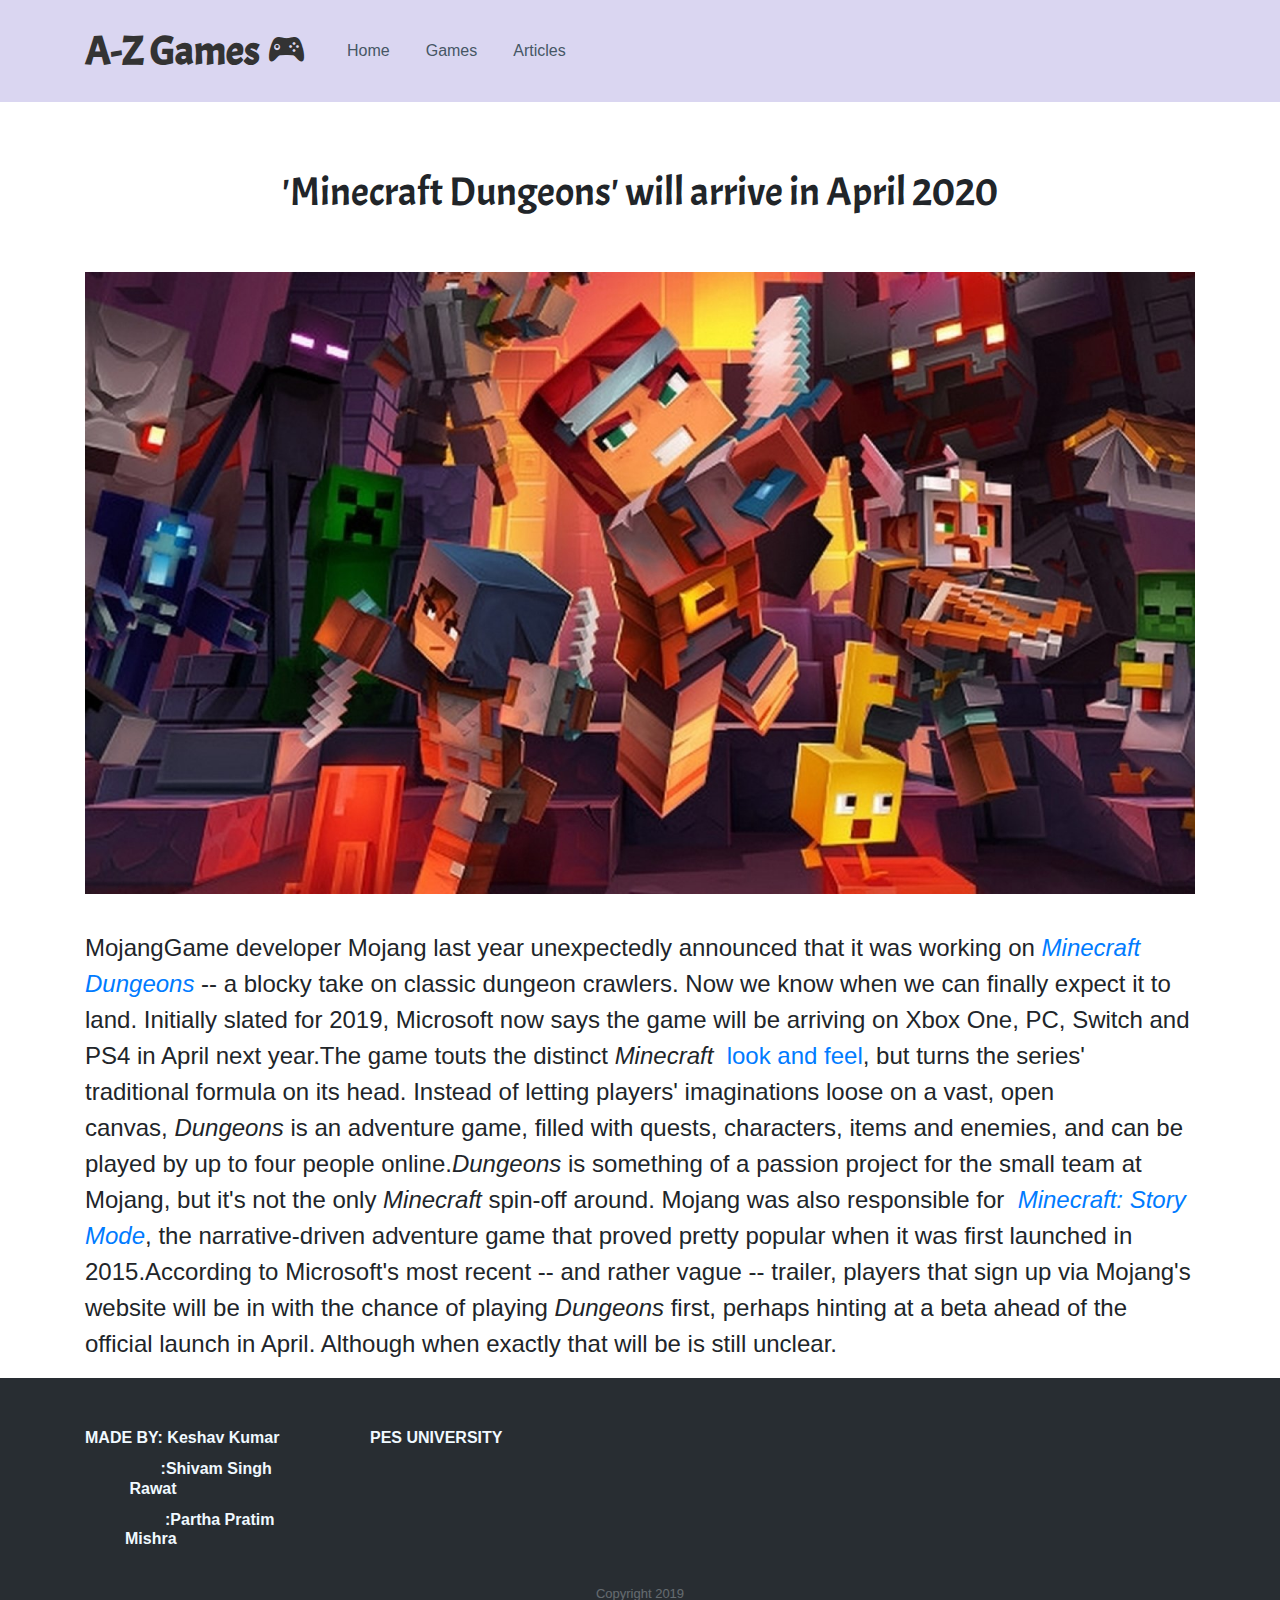
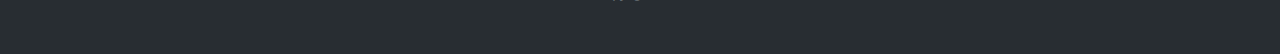
<file: news2.html>
<!DOCTYPE html>
<html>

<head>
    <meta charset="utf-8">
    <meta name="viewport" content="width=device-width, initial-scale=1.0">
    <title>mainpage</title>
    <link rel="stylesheet" href="assets/bootstrap/css/bootstrap.min.css">
    <link rel="stylesheet" href="assets/fonts/font-awesome.min.css">
    <link rel="stylesheet" href="assets/fonts/ionicons.min.css">
    <link rel="stylesheet" href="https://fonts.googleapis.com/css?family=Acme">
    <link rel="stylesheet" href="https://fonts.googleapis.com/css?family=Bitter:400,700">
    <link rel="stylesheet" href="assets/css/Article-List.css">
    <link rel="stylesheet" href="assets/css/Carousel-Hero.css">
    <link rel="stylesheet" href="assets/css/Footer-Clean.css">
    <link rel="stylesheet" href="assets/css/Footer-Dark.css">
    <link rel="stylesheet" href="assets/css/Navigation-with-Button.css">
    <link rel="stylesheet" href="assets/css/styles.css">
</head>

<body>
    <p>Paragraph</p>
    <p>Paragraph</p>
    <p>Paragraph</p>
    <h1 class="text-center" style="font-family:Acme, sans-serif;"><br>'Minecraft Dungeons' will arrive in April 2020<br><br></h1>
    <div class="container"><img class="img-fluid" src="assets/img/news/minecraft.jpg"></div>
    <div class="container">
        <p style="font-size:24px;"><br>MojangGame developer Mojang last year unexpectedly announced that it was working on&nbsp;<a href="https://www.engadget.com/2018/09/29/minecraft-dungeons-adventure-game-pc-2019-minecon/"><em>Minecraft Dungeons</em></a>&nbsp;-- a blocky take
            on classic dungeon crawlers. Now we know when we can finally expect it to land. Initially slated for 2019, Microsoft now says the game will be arriving on Xbox One, PC, Switch and PS4 in April next year.The game touts the distinct&nbsp;<em>Minecraft&nbsp;</em>
            <a
                href="https://www.engadget.com/2019/08/12/minecraft-super-duper-graphics-pack-cancelled/">look and feel</a>, but turns the series' traditional formula on its head. Instead of letting players' imaginations loose on a vast, open canvas,&nbsp;<em>Dungeons&nbsp;</em>is an adventure game, filled with quests, characters, items and enemies,
                and can be played by up to four people online.<em>Dungeons&nbsp;</em>is something of a passion project for the small team at Mojang, but it's not the only&nbsp;<em>Minecraft&nbsp;</em>spin-off around. Mojang was also responsible for&nbsp;
                <a
                    href="https://www.engadget.com/2015/10/01/minecraft-story-mode-order-of-the-stone/"><em>Minecraft: Story Mode</em></a>, the narrative-driven adventure game that proved pretty popular when it was first launched in 2015.According to Microsoft's most recent -- and rather vague -- trailer, players that sign up via Mojang's
                    website will be in with the chance of playing&nbsp;<em>Dungeons&nbsp;</em>first, perhaps hinting at a beta ahead of the official launch in April. Although when exactly that will be is still unclear.<br></p>
    </div>
    <div class="footer-dark">
        <footer>
            <div class="container">
                <div class="row">
                    <div class="col-sm-6 col-md-3 item">
                        <h3>MADE BY: Keshav Kumar</h3>
                        <h3>&nbsp; &nbsp; &nbsp; &nbsp; &nbsp; &nbsp; &nbsp; &nbsp; &nbsp;:Shivam Singh &nbsp; &nbsp; &nbsp; &nbsp; &nbsp; &nbsp; &nbsp; &nbsp; &nbsp; &nbsp; &nbsp; &nbsp; Rawat</h3>
                        <h3>&nbsp; &nbsp; &nbsp; &nbsp; &nbsp; &nbsp; &nbsp; &nbsp; &nbsp; :Partha Pratim &nbsp; &nbsp; &nbsp; &nbsp; &nbsp; &nbsp; &nbsp; &nbsp; &nbsp; &nbsp; &nbsp; &nbsp;Mishra</h3>
                    </div>
                    <div class="col-md-6 item text">
                        <h3>PES UNIVERSITY</h3>
                    </div>
                </div>
                <p class="copyright">Copyright 2019</p>
            </div>
        </footer>
    </div>
    <div>
        <nav class="navbar navbar-light navbar-expand-md fixed-top navigation-clean-button" style="background-color:#dad6f1;">
            <div class="container"><a class="navbar-brand" href="#">A-Z Games<i class="icon ion-ios-game-controller-b" style="margin:9px;"></i></a><button class="navbar-toggler" data-toggle="collapse" data-target="#navcol-1"><span class="sr-only">Toggle navigation</span><span class="navbar-toggler-icon"></span></button>
                <div
                    class="collapse navbar-collapse" id="navcol-1">
                    <ul class="nav navbar-nav mr-auto">
                        <li class="nav-item" role="presentation"><a class="nav-link" href="index.html">Home</a></li>
                        <li class="nav-item" role="presentation"><a class="nav-link" href="list_games.html">Games</a></li>
                        <li class="nav-item" role="presentation"><a class="nav-link" href="#bookmarkfinal">Articles</a></li>
                    </ul>
            </div>
    </div>
    </nav>
    </div>
    <script src="assets/js/jquery.min.js"></script>
    <script src="assets/bootstrap/js/bootstrap.min.js"></script>
</body>

</html>
</file>
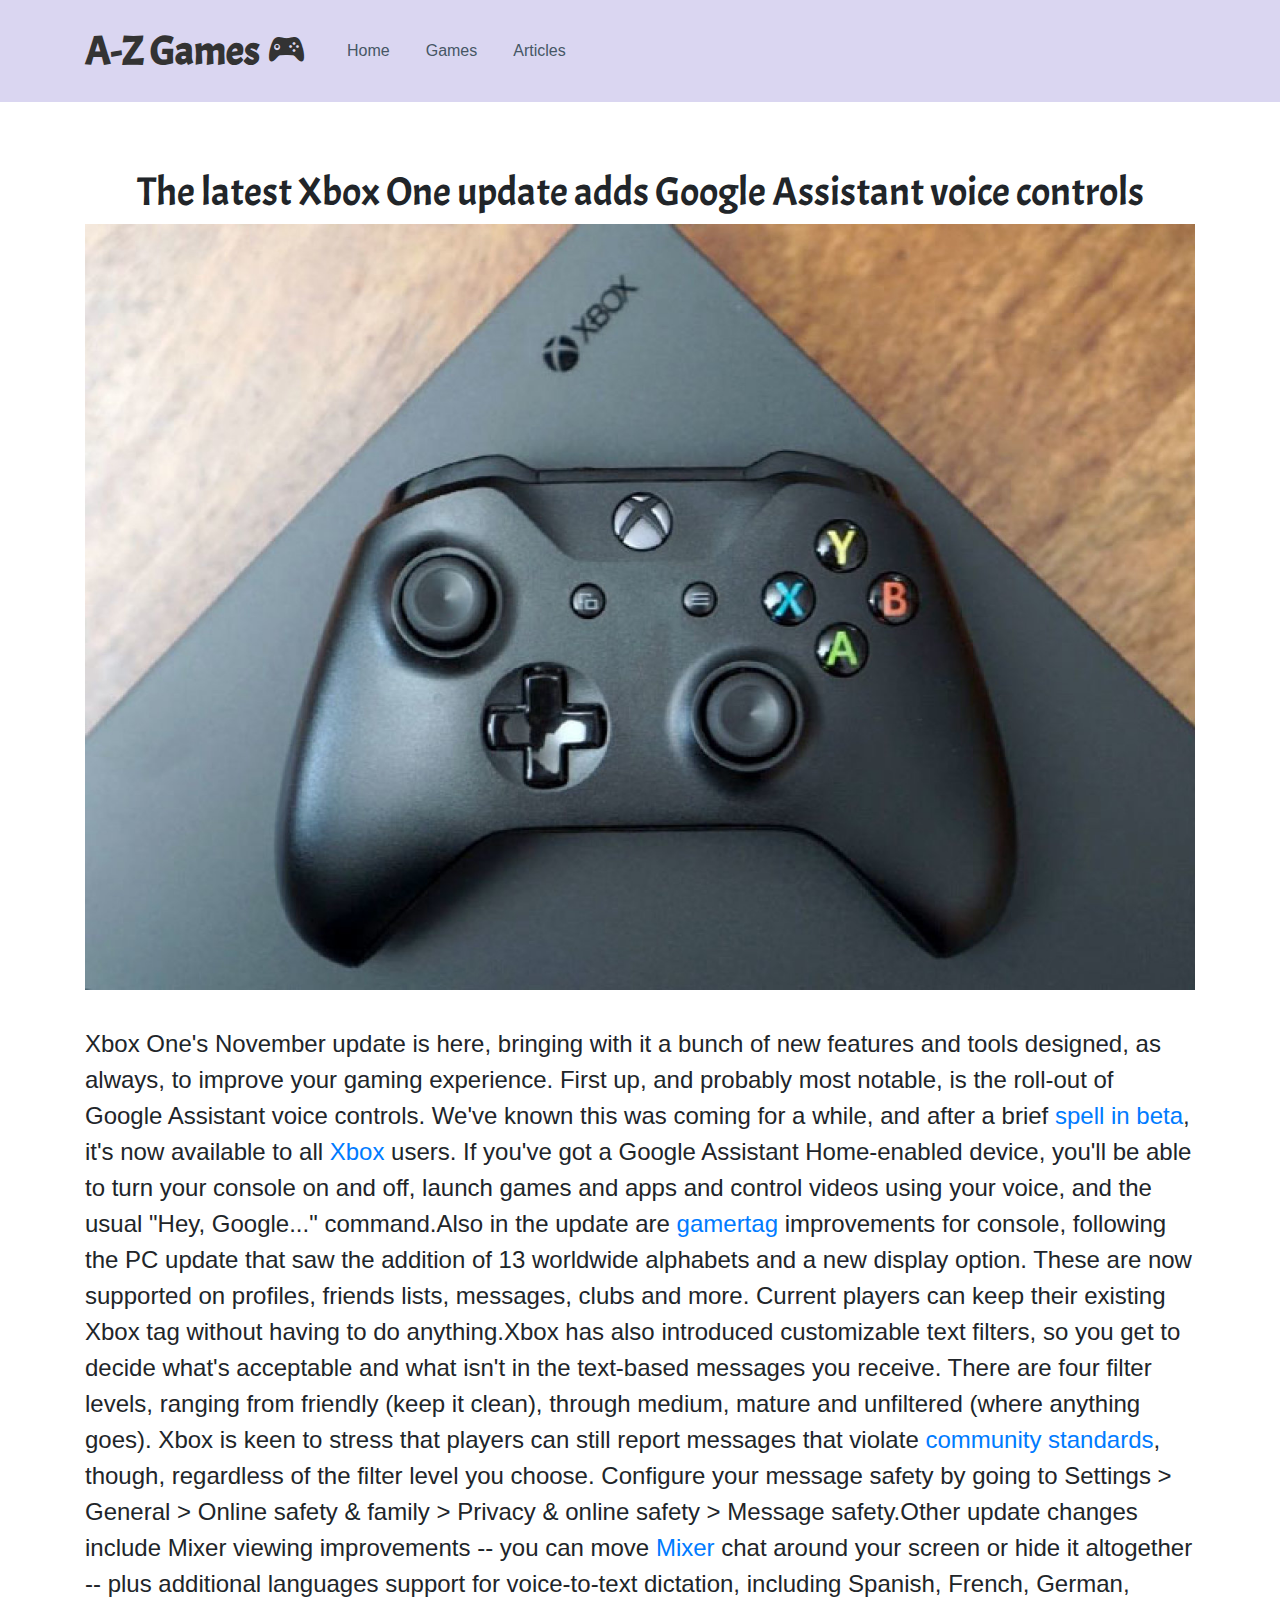
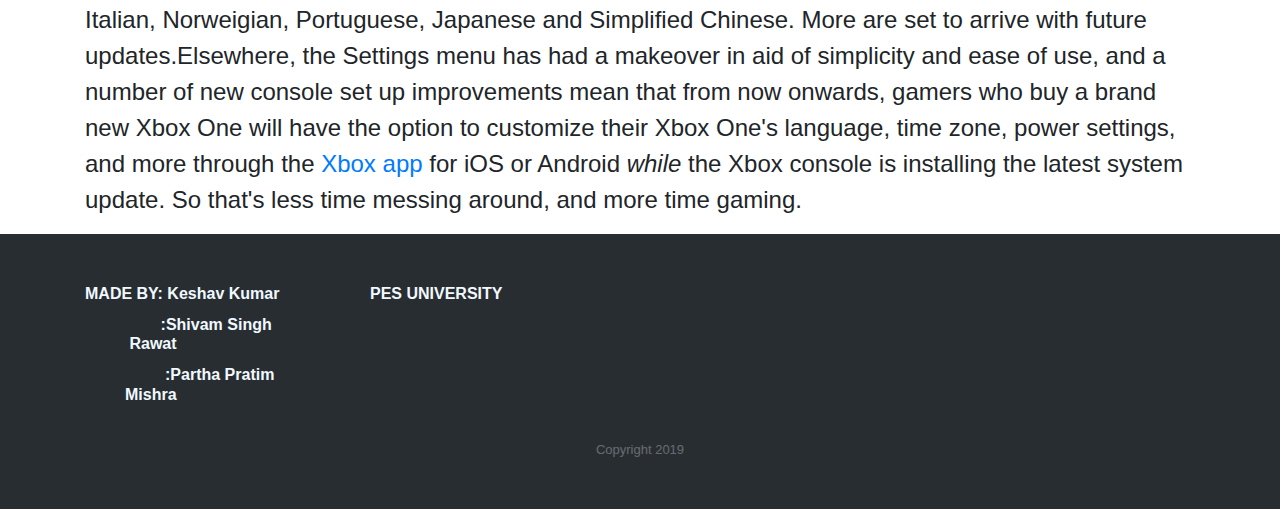
<file: news3.html>
<!DOCTYPE html>
<html>

<head>
    <meta charset="utf-8">
    <meta name="viewport" content="width=device-width, initial-scale=1.0">
    <title>mainpage</title>
    <link rel="stylesheet" href="assets/bootstrap/css/bootstrap.min.css">
    <link rel="stylesheet" href="assets/fonts/font-awesome.min.css">
    <link rel="stylesheet" href="assets/fonts/ionicons.min.css">
    <link rel="stylesheet" href="https://fonts.googleapis.com/css?family=Acme">
    <link rel="stylesheet" href="https://fonts.googleapis.com/css?family=Bitter:400,700">
    <link rel="stylesheet" href="assets/css/Article-List.css">
    <link rel="stylesheet" href="assets/css/Carousel-Hero.css">
    <link rel="stylesheet" href="assets/css/Footer-Clean.css">
    <link rel="stylesheet" href="assets/css/Footer-Dark.css">
    <link rel="stylesheet" href="assets/css/Navigation-with-Button.css">
    <link rel="stylesheet" href="assets/css/styles.css">
</head>

<body>
    <p>Paragraph</p>
    <p>Paragraph</p>
    <p>Paragraph</p>
    <h1 class="text-center" style="font-family:Acme, sans-serif;"><br>The latest Xbox One update adds Google Assistant voice controls<br></h1>
    <div class="container"><img class="img-fluid" src="assets/img/news/xboxgamepad.jpg"></div>
    <div class="container">
        <p style="font-size:24px;"><br>Xbox One's November update is here, bringing with it a bunch of new features and tools designed, as always, to improve your gaming experience. First up, and probably most notable, is the roll-out of Google Assistant voice controls. We've known
            this was coming for a while, and after a brief&nbsp;<a href="https://www.engadget.com/2019/09/26/google-assistant-xbox-one/">spell in beta</a>, it's now available to all&nbsp;<a href="https://www.engadget.com/2019/11/14/xbox-game-pass-ultimate-adds-discord-spotify-ea-access-free/">Xbox</a>&nbsp;users.
            If you've got a Google Assistant Home-enabled device, you'll be able to turn your console on and off, launch games and apps and control videos using your voice, and the usual "Hey, Google..." command.Also in the update are&nbsp;<a href="https://www.engadget.com/2019/06/11/xbox-live-duplicate-gamertags/">gamertag</a>&nbsp;improvements
            for console, following the PC update that saw the addition of 13 worldwide alphabets and a new display option. These are now supported on profiles, friends lists, messages, clubs and more. Current players can keep their existing Xbox tag without
            having to do anything.Xbox has also introduced customizable text filters, so you get to decide what's acceptable and what isn't in the text-based messages you receive. There are four filter levels, ranging from friendly (keep it clean), through
            medium, mature and unfiltered (where anything goes). Xbox is keen to stress that players can still report messages that violate&nbsp;<a href="https://www.engadget.com/2019/05/20/xbox-chief-toxicity-abuse-harassment-safety-measures/">community standards</a>,
            though, regardless of the filter level you choose. Configure your message safety by going to Settings &gt; General &gt; Online safety &amp; family &gt; Privacy &amp; online safety &gt; Message safety.Other update changes include Mixer viewing
            improvements -- you can move&nbsp;<a href="https://www.engadget.com/2019/10/31/mixer-subscription-fee-twitch/">Mixer</a>&nbsp;chat around your screen or hide it altogether -- plus additional languages support for voice-to-text dictation, including
            Spanish, French, German, Italian, Norweigian, Portuguese, Japanese and Simplified Chinese. More are set to arrive with future updates.Elsewhere, the Settings menu has had a makeover in aid of simplicity and ease of use, and a number of new
            console set up improvements mean that from now onwards, gamers who buy a brand new Xbox One will have the option to customize their Xbox One's language, time zone, power settings, and more through the&nbsp;<a href="https://www.engadget.com/2018/02/14/xbox-party-chat-launches-on-android-and-ios/">Xbox app</a>&nbsp;for
            iOS or Android&nbsp;<em>while</em>&nbsp;the Xbox console is installing the latest system update. So that's less time messing around, and more time gaming.<br></p>
    </div>
    <div class="footer-dark">
        <footer>
            <div class="container">
                <div class="row">
                    <div class="col-sm-6 col-md-3 item">
                        <h3>MADE BY: Keshav Kumar</h3>
                        <h3>&nbsp; &nbsp; &nbsp; &nbsp; &nbsp; &nbsp; &nbsp; &nbsp; &nbsp;:Shivam Singh &nbsp; &nbsp; &nbsp; &nbsp; &nbsp; &nbsp; &nbsp; &nbsp; &nbsp; &nbsp; &nbsp; &nbsp; Rawat</h3>
                        <h3>&nbsp; &nbsp; &nbsp; &nbsp; &nbsp; &nbsp; &nbsp; &nbsp; &nbsp; :Partha Pratim &nbsp; &nbsp; &nbsp; &nbsp; &nbsp; &nbsp; &nbsp; &nbsp; &nbsp; &nbsp; &nbsp; &nbsp;Mishra</h3>
                    </div>
                    <div class="col-md-6 item text">
                        <h3>PES UNIVERSITY</h3>
                    </div>
                </div>
                <p class="copyright">Copyright 2019</p>
            </div>
        </footer>
    </div>
    <div>
        <nav class="navbar navbar-light navbar-expand-md fixed-top navigation-clean-button" style="background-color:#dad6f1;">
            <div class="container"><a class="navbar-brand" href="#">A-Z Games<i class="icon ion-ios-game-controller-b" style="margin:9px;"></i></a><button class="navbar-toggler" data-toggle="collapse" data-target="#navcol-1"><span class="sr-only">Toggle navigation</span><span class="navbar-toggler-icon"></span></button>
                <div
                    class="collapse navbar-collapse" id="navcol-1">
                    <ul class="nav navbar-nav mr-auto">
                        <li class="nav-item" role="presentation"><a class="nav-link" href="index.html">Home</a></li>
                        <li class="nav-item" role="presentation"><a class="nav-link" href="list_games.html">Games</a></li>
                        <li class="nav-item" role="presentation"><a class="nav-link" href="#bookmarkfinal">Articles</a></li>
                    </ul>
            </div>
    </div>
    </nav>
    </div>
    <script src="assets/js/jquery.min.js"></script>
    <script src="assets/bootstrap/js/bootstrap.min.js"></script>
</body>

</html>
</file>
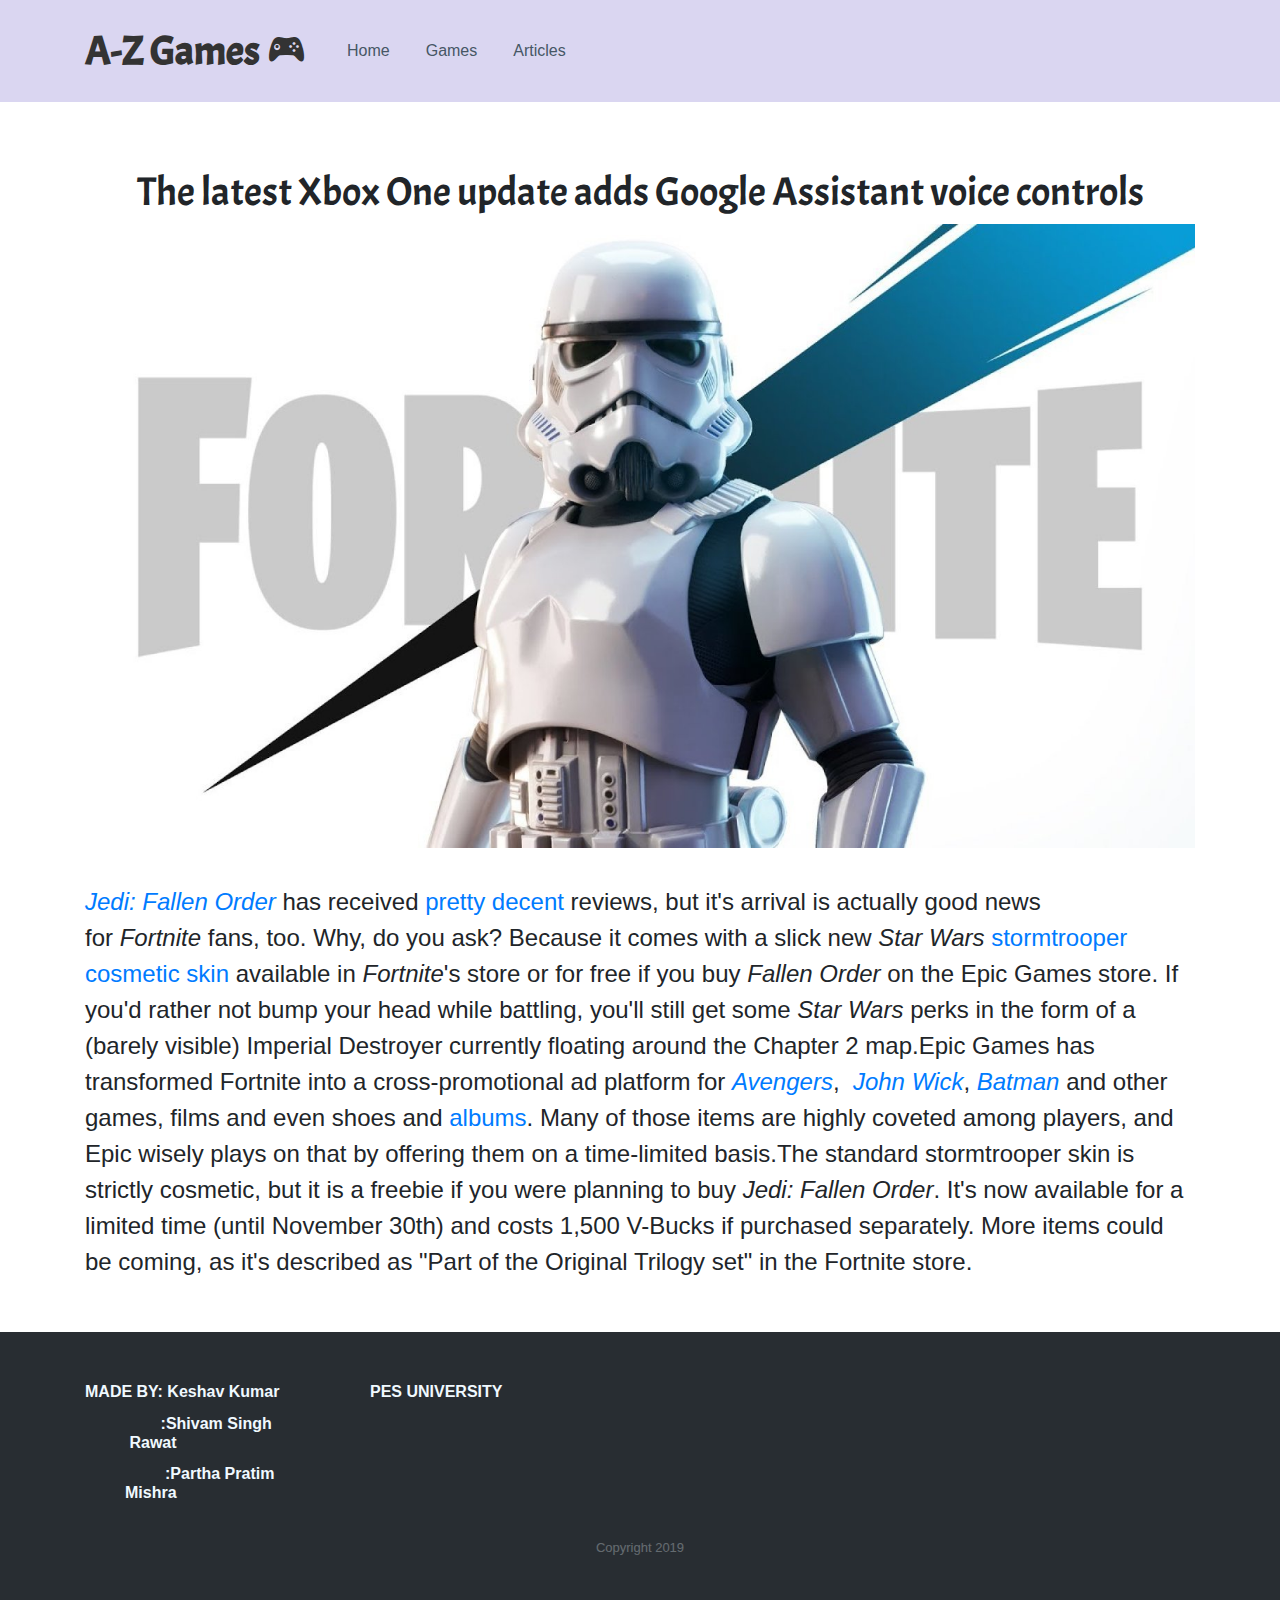
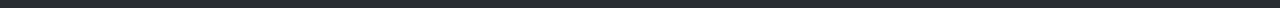
<file: news4.html>
<!DOCTYPE html>
<html>

<head>
    <meta charset="utf-8">
    <meta name="viewport" content="width=device-width, initial-scale=1.0">
    <title>mainpage</title>
    <link rel="stylesheet" href="assets/bootstrap/css/bootstrap.min.css">
    <link rel="stylesheet" href="assets/fonts/font-awesome.min.css">
    <link rel="stylesheet" href="assets/fonts/ionicons.min.css">
    <link rel="stylesheet" href="https://fonts.googleapis.com/css?family=Acme">
    <link rel="stylesheet" href="https://fonts.googleapis.com/css?family=Bitter:400,700">
    <link rel="stylesheet" href="assets/css/Article-List.css">
    <link rel="stylesheet" href="assets/css/Carousel-Hero.css">
    <link rel="stylesheet" href="assets/css/Footer-Clean.css">
    <link rel="stylesheet" href="assets/css/Footer-Dark.css">
    <link rel="stylesheet" href="assets/css/Navigation-with-Button.css">
    <link rel="stylesheet" href="assets/css/styles.css">
</head>

<body>
    <p>Paragraph</p>
    <p>Paragraph</p>
    <p>Paragraph</p>
    <h1 class="text-center" style="font-family:Acme, sans-serif;"><br>The latest Xbox One update adds Google Assistant voice controls<br></h1>
    <div class="container"><img class="img-fluid" src="assets/img/news/fortnite.jpg"></div>
    <div class="container">
        <p style="font-size:24px;"><br><a href="https://www.engadget.com/2019/09/26/star-wars-jedi-fallen-order-story-trailer/"><em>Jedi: Fallen Order</em></a>&nbsp;has received&nbsp;<a href="https://www.criticalhit.net/gaming/star-wars-jedi-fallen-order-reviews-round-up/">pretty decent</a>&nbsp;reviews,
            but it's arrival is actually good news for&nbsp;<em>Fortnite</em>&nbsp;fans, too. Why, do you ask? Because it comes with a slick new&nbsp;<em>Star Wars</em>&nbsp;<a href="https://www.epicgames.com/store/en-US/product/star-wars-jedi-fallen-order/stormtrooper-outfit-faq">stormtrooper cosmetic skin</a>&nbsp;available
            in&nbsp;<em>Fortnite</em>'s store or for free if you buy&nbsp;<em>Fallen Order</em>&nbsp;on the Epic Games store. If you'd rather not bump your head while battling, you'll still get some&nbsp;<em>Star Wars</em>&nbsp;perks in the form of a
            (barely visible) Imperial Destroyer currently floating around the Chapter 2 map.Epic Games has transformed Fortnite into a cross-promotional ad platform for&nbsp;<a href="https://www.engadget.com/2019/04/25/fortnite-avengers-endgame-ltm-thanos/"><em>Avengers</em></a>,&nbsp;
            <a
                href="https://www.engadget.com/2019/05/16/john-wick-fortnite-ltm-wicks-bounty/"><em>John Wick</em></a>,&nbsp;<a href="https://www.engadget.com/2019/09/20/fortnite-batman-details-live-stream/"><em>Batman</em></a>&nbsp;and other games, films and even shoes and&nbsp;<a href="https://www.engadget.com/2019/03/01/weezer-fortnite-new-album/">albums</a>.
                Many of those items are highly coveted among players, and Epic wisely plays on that by offering them on a time-limited basis.The standard stormtrooper skin is strictly cosmetic, but it is a freebie if you were planning to buy&nbsp;<em>Jedi: Fallen Order</em>.
                It's now available for a limited time (until November 30th) and costs 1,500 V-Bucks if purchased separately. More items could be coming, as it's described as "Part of the Original Trilogy set" in the Fortnite store.<br><br></p>
    </div>
    <div class="footer-dark">
        <footer>
            <div class="container">
                <div class="row">
                    <div class="col-sm-6 col-md-3 item">
                        <h3>MADE BY: Keshav Kumar</h3>
                        <h3>&nbsp; &nbsp; &nbsp; &nbsp; &nbsp; &nbsp; &nbsp; &nbsp; &nbsp;:Shivam Singh &nbsp; &nbsp; &nbsp; &nbsp; &nbsp; &nbsp; &nbsp; &nbsp; &nbsp; &nbsp; &nbsp; &nbsp; Rawat</h3>
                        <h3>&nbsp; &nbsp; &nbsp; &nbsp; &nbsp; &nbsp; &nbsp; &nbsp; &nbsp; :Partha Pratim &nbsp; &nbsp; &nbsp; &nbsp; &nbsp; &nbsp; &nbsp; &nbsp; &nbsp; &nbsp; &nbsp; &nbsp;Mishra</h3>
                    </div>
                    <div class="col-md-6 item text">
                        <h3>PES UNIVERSITY</h3>
                    </div>
                </div>
                <p class="copyright">Copyright 2019</p>
            </div>
        </footer>
    </div>
    <div>
        <nav class="navbar navbar-light navbar-expand-md fixed-top navigation-clean-button" style="background-color:#dad6f1;">
            <div class="container"><a class="navbar-brand" href="#">A-Z Games<i class="icon ion-ios-game-controller-b" style="margin:9px;"></i></a><button class="navbar-toggler" data-toggle="collapse" data-target="#navcol-1"><span class="sr-only">Toggle navigation</span><span class="navbar-toggler-icon"></span></button>
                <div
                    class="collapse navbar-collapse" id="navcol-1">
                    <ul class="nav navbar-nav mr-auto">
                        <li class="nav-item" role="presentation"><a class="nav-link" href="index.html">Home</a></li>
                        <li class="nav-item" role="presentation"><a class="nav-link" href="list_games.html">Games</a></li>
                        <li class="nav-item" role="presentation"><a class="nav-link" href="#bookmarkfinal">Articles</a></li>
                    </ul>
            </div>
    </div>
    </nav>
    </div>
    <script src="assets/js/jquery.min.js"></script>
    <script src="assets/bootstrap/js/bootstrap.min.js"></script>
</body>

</html>
</file>
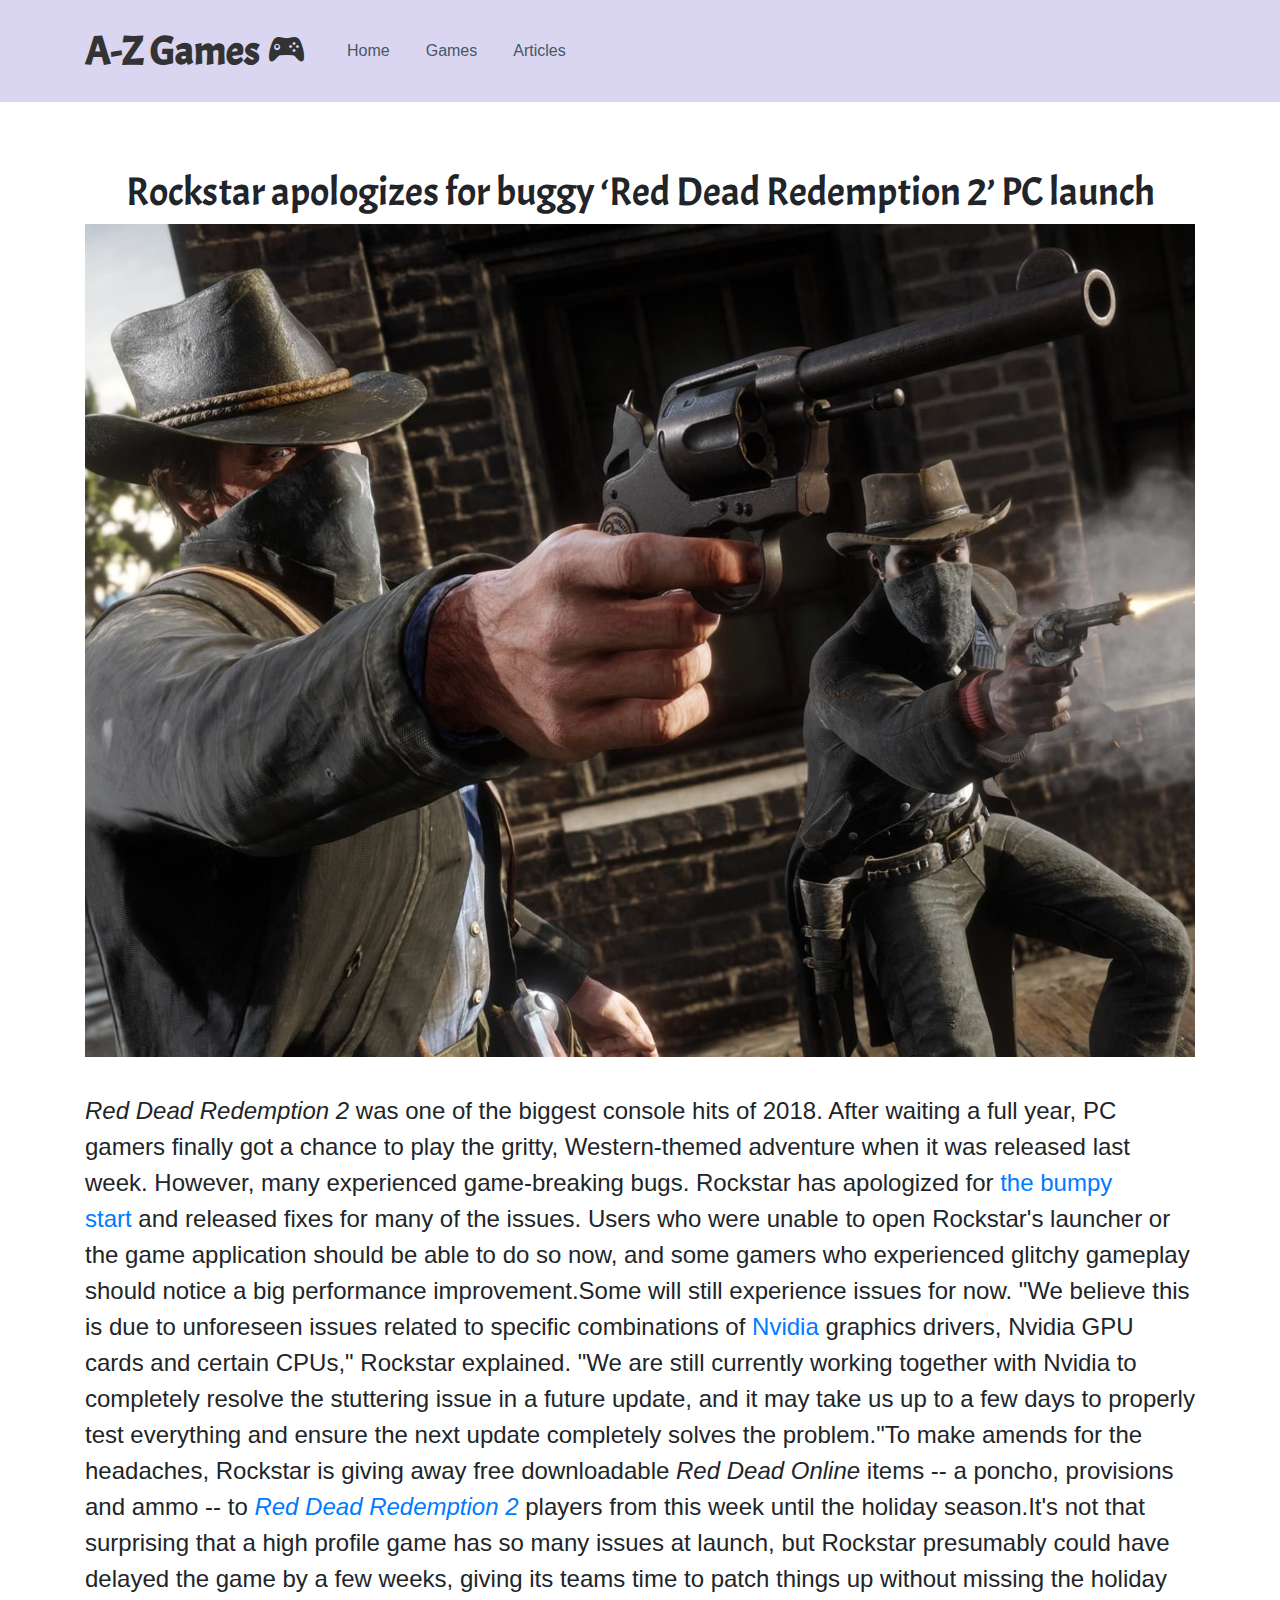
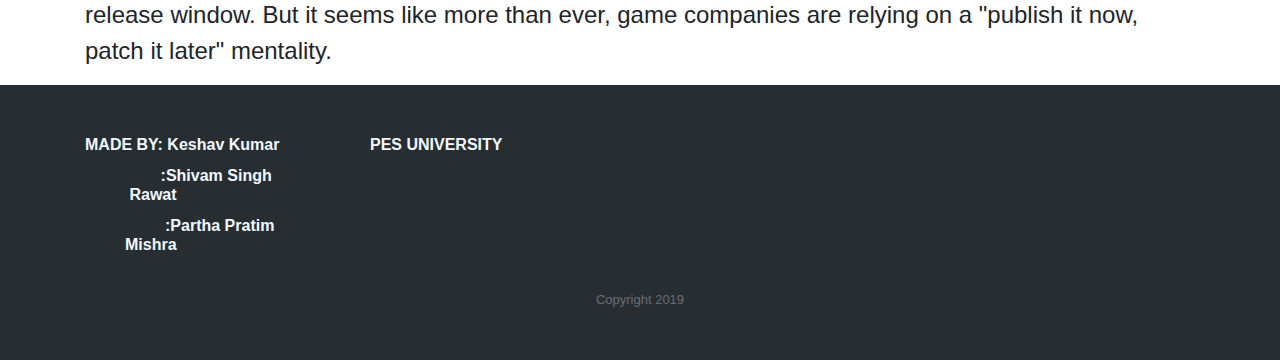
<file: news5.html>
<!DOCTYPE html>
<html>

<head>
    <meta charset="utf-8">
    <meta name="viewport" content="width=device-width, initial-scale=1.0">
    <title>mainpage</title>
    <link rel="stylesheet" href="assets/bootstrap/css/bootstrap.min.css">
    <link rel="stylesheet" href="assets/fonts/font-awesome.min.css">
    <link rel="stylesheet" href="assets/fonts/ionicons.min.css">
    <link rel="stylesheet" href="https://fonts.googleapis.com/css?family=Acme">
    <link rel="stylesheet" href="https://fonts.googleapis.com/css?family=Bitter:400,700">
    <link rel="stylesheet" href="assets/css/Article-List.css">
    <link rel="stylesheet" href="assets/css/Carousel-Hero.css">
    <link rel="stylesheet" href="assets/css/Footer-Clean.css">
    <link rel="stylesheet" href="assets/css/Footer-Dark.css">
    <link rel="stylesheet" href="assets/css/Navigation-with-Button.css">
    <link rel="stylesheet" href="assets/css/styles.css">
</head>

<body>
    <p>Paragraph</p>
    <p>Paragraph</p>
    <p>Paragraph</p>
    <h1 class="text-center" style="font-family:Acme, sans-serif;"><br>Rockstar apologizes for buggy ‘Red Dead Redemption 2’ PC launch<br></h1>
    <div class="container"><img class="img-fluid" src="assets/img/news/rdr2.jpg"></div>
    <div class="container">
        <p style="font-size:24px;"><br><em>Red Dead Redemption 2</em>&nbsp;was one of the biggest console hits of 2018. After waiting a full year, PC gamers finally got a chance to play the gritty, Western-themed adventure when it was released last week. However, many experienced
            game-breaking bugs. Rockstar has apologized for&nbsp;<a href="https://www.engadget.com/2019-11-06-red-dead-redemption-2-pc-launch-problems.html">the bumpy start</a>&nbsp;and released fixes for many of the issues. Users who were unable to open
            Rockstar's launcher or the game application should be able to do so now, and some gamers who experienced glitchy gameplay should notice a big performance improvement.Some will still experience issues for now. "We believe this is due to unforeseen
            issues related to specific combinations of&nbsp;<a href="https://www.engadget.com/2019-11-04-nvidia-rtx-adobe-app-speed-boost.html">Nvidia</a>&nbsp;graphics drivers, Nvidia GPU cards and certain CPUs," Rockstar explained. "We are still currently
            working together with Nvidia to completely resolve the stuttering issue in a future update, and it may take us up to a few days to properly test everything and ensure the next update completely solves the problem."To make amends for the headaches,
            Rockstar is giving away free downloadable&nbsp;<em>Red Dead Online</em>&nbsp;items -- a poncho, provisions and ammo -- to&nbsp;<a href="https://www.engadget.com/2019/10/04/red-dead-redemption-2-google-stadia/"><em>Red Dead Redemption 2</em></a>&nbsp;players
            from this week until the holiday season.It's not that surprising that a high profile game has so many issues at launch, but Rockstar presumably could have delayed the game by a few weeks, giving its teams time to patch things up without missing
            the holiday release window. But it seems like more than ever, game companies are relying on a "publish it now, patch it later" mentality.<br></p>
    </div>
    <div class="footer-dark">
        <footer>
            <div class="container">
                <div class="row">
                    <div class="col-sm-6 col-md-3 item">
                        <h3>MADE BY: Keshav Kumar</h3>
                        <h3>&nbsp; &nbsp; &nbsp; &nbsp; &nbsp; &nbsp; &nbsp; &nbsp; &nbsp;:Shivam Singh &nbsp; &nbsp; &nbsp; &nbsp; &nbsp; &nbsp; &nbsp; &nbsp; &nbsp; &nbsp; &nbsp; &nbsp; Rawat</h3>
                        <h3>&nbsp; &nbsp; &nbsp; &nbsp; &nbsp; &nbsp; &nbsp; &nbsp; &nbsp; :Partha Pratim &nbsp; &nbsp; &nbsp; &nbsp; &nbsp; &nbsp; &nbsp; &nbsp; &nbsp; &nbsp; &nbsp; &nbsp;Mishra</h3>
                    </div>
                    <div class="col-md-6 item text">
                        <h3>PES UNIVERSITY</h3>
                    </div>
                </div>
                <p class="copyright">Copyright 2019</p>
            </div>
        </footer>
    </div>
    <div>
        <nav class="navbar navbar-light navbar-expand-md fixed-top navigation-clean-button" style="background-color:#dad6f1;">
            <div class="container"><a class="navbar-brand" href="#">A-Z Games<i class="icon ion-ios-game-controller-b" style="margin:9px;"></i></a><button class="navbar-toggler" data-toggle="collapse" data-target="#navcol-1"><span class="sr-only">Toggle navigation</span><span class="navbar-toggler-icon"></span></button>
                <div
                    class="collapse navbar-collapse" id="navcol-1">
                    <ul class="nav navbar-nav mr-auto">
                        <li class="nav-item" role="presentation"><a class="nav-link" href="index.html">Home</a></li>
                        <li class="nav-item" role="presentation"><a class="nav-link" href="list_games.html">Games</a></li>
                        <li class="nav-item" role="presentation"><a class="nav-link" href="#bookmarkfinal">Articles</a></li>
                    </ul>
            </div>
    </div>
    </nav>
    </div>
    <script src="assets/js/jquery.min.js"></script>
    <script src="assets/bootstrap/js/bootstrap.min.js"></script>
</body>

</html>
</file>
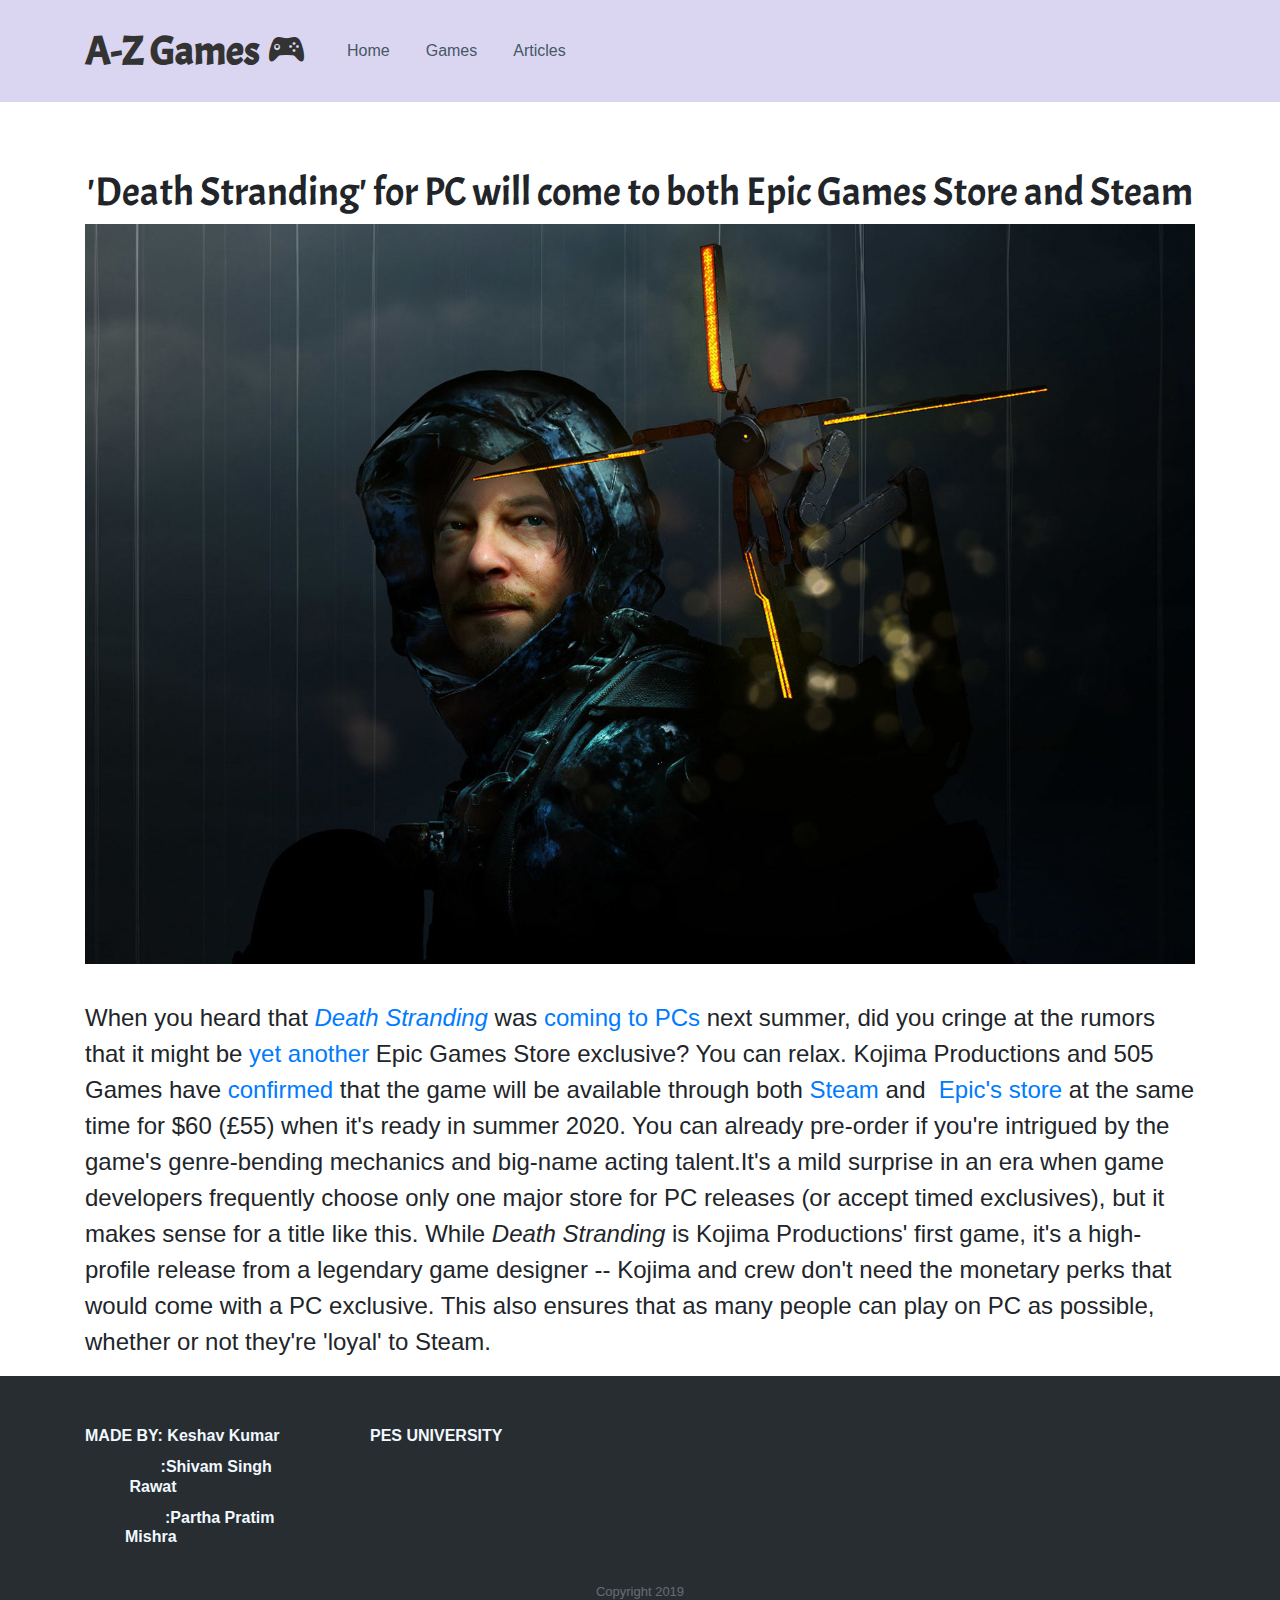
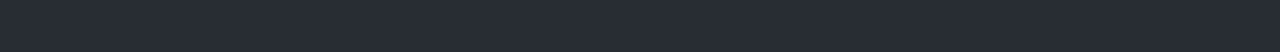
<file: news6.html>
<!DOCTYPE html>
<html>

<head>
    <meta charset="utf-8">
    <meta name="viewport" content="width=device-width, initial-scale=1.0">
    <title>mainpage</title>
    <link rel="stylesheet" href="assets/bootstrap/css/bootstrap.min.css">
    <link rel="stylesheet" href="assets/fonts/font-awesome.min.css">
    <link rel="stylesheet" href="assets/fonts/ionicons.min.css">
    <link rel="stylesheet" href="https://fonts.googleapis.com/css?family=Acme">
    <link rel="stylesheet" href="https://fonts.googleapis.com/css?family=Bitter:400,700">
    <link rel="stylesheet" href="assets/css/Article-List.css">
    <link rel="stylesheet" href="assets/css/Carousel-Hero.css">
    <link rel="stylesheet" href="assets/css/Footer-Clean.css">
    <link rel="stylesheet" href="assets/css/Footer-Dark.css">
    <link rel="stylesheet" href="assets/css/Navigation-with-Button.css">
    <link rel="stylesheet" href="assets/css/styles.css">
</head>

<body>
    <p>Paragraph</p>
    <p>Paragraph</p>
    <p>Paragraph</p>
    <h1 class="text-center" style="font-family:Acme, sans-serif;"><br>'Death Stranding' for PC will come to both Epic Games Store and Steam<br></h1>
    <div class="container"><img class="img-fluid" src="assets/img/deathstranding.jpg"></div>
    <div class="container">
        <p style="font-size:24px;"><br>When you heard that&nbsp;<a href="https://www.engadget.com/2019-11-07-death-stranding-is-a-great-movie.html"><em>Death Stranding</em></a>&nbsp;was&nbsp;<a href="https://www.engadget.com/2019/10/28/death-stranding-pc-summer-2020/">coming to PCs</a>&nbsp;next
            summer, did you cringe at the rumors that it might be&nbsp;<a href="https://www.engadget.com/2019/04/03/epic-to-continue-game-store-exclusives/">yet another</a>&nbsp;Epic Games Store exclusive? You can relax. Kojima Productions and 505 Games
            have&nbsp;<a href="https://505games.com/hideo-kojimas-death-stranding-available-to-pre-order-on-pc-now/">confirmed</a>&nbsp;that the game will be available through both&nbsp;<a href="https://store.steampowered.com/app/1190460/Death_Stranding/">Steam</a>&nbsp;and&nbsp;
            <a
                href="https://www.epicgames.com/store/en-US/product/death-stranding/home">Epic's store</a>&nbsp;at the same time for $60 (£55) when it's ready in summer 2020. You can already pre-order if you're intrigued by the game's genre-bending mechanics and big-name acting talent.It's a mild surprise in an era when game developers
                frequently choose only one major store for PC releases (or accept timed exclusives), but it makes sense for a title like this. While&nbsp;<em>Death Stranding</em>&nbsp;is Kojima Productions' first game, it's a high-profile release from
                a legendary game designer -- Kojima and crew don't need the monetary perks that would come with a PC exclusive. This also ensures that as many people can play on PC as possible, whether or not they're 'loyal' to Steam.<br></p>
    </div>
    <div class="footer-dark">
        <footer>
            <div class="container">
                <div class="row">
                    <div class="col-sm-6 col-md-3 item">
                        <h3>MADE BY: Keshav Kumar</h3>
                        <h3>&nbsp; &nbsp; &nbsp; &nbsp; &nbsp; &nbsp; &nbsp; &nbsp; &nbsp;:Shivam Singh &nbsp; &nbsp; &nbsp; &nbsp; &nbsp; &nbsp; &nbsp; &nbsp; &nbsp; &nbsp; &nbsp; &nbsp; Rawat</h3>
                        <h3>&nbsp; &nbsp; &nbsp; &nbsp; &nbsp; &nbsp; &nbsp; &nbsp; &nbsp; :Partha Pratim &nbsp; &nbsp; &nbsp; &nbsp; &nbsp; &nbsp; &nbsp; &nbsp; &nbsp; &nbsp; &nbsp; &nbsp;Mishra</h3>
                    </div>
                    <div class="col-md-6 item text">
                        <h3>PES UNIVERSITY</h3>
                    </div>
                </div>
                <p class="copyright">Copyright 2019</p>
            </div>
        </footer>
    </div>
    <div>
        <nav class="navbar navbar-light navbar-expand-md fixed-top navigation-clean-button" style="background-color:#dad6f1;">
            <div class="container"><a class="navbar-brand" href="#">A-Z Games<i class="icon ion-ios-game-controller-b" style="margin:9px;"></i></a><button class="navbar-toggler" data-toggle="collapse" data-target="#navcol-1"><span class="sr-only">Toggle navigation</span><span class="navbar-toggler-icon"></span></button>
                <div
                    class="collapse navbar-collapse" id="navcol-1">
                    <ul class="nav navbar-nav mr-auto">
                        <li class="nav-item" role="presentation"><a class="nav-link" href="index.html">Home</a></li>
                        <li class="nav-item" role="presentation"><a class="nav-link" href="list_games.html">Games</a></li>
                        <li class="nav-item" role="presentation"><a class="nav-link" href="#bookmarkfinal">Articles</a></li>
                    </ul>
            </div>
    </div>
    </nav>
    </div>
    <script src="assets/js/jquery.min.js"></script>
    <script src="assets/bootstrap/js/bootstrap.min.js"></script>
</body>

</html>
</file>
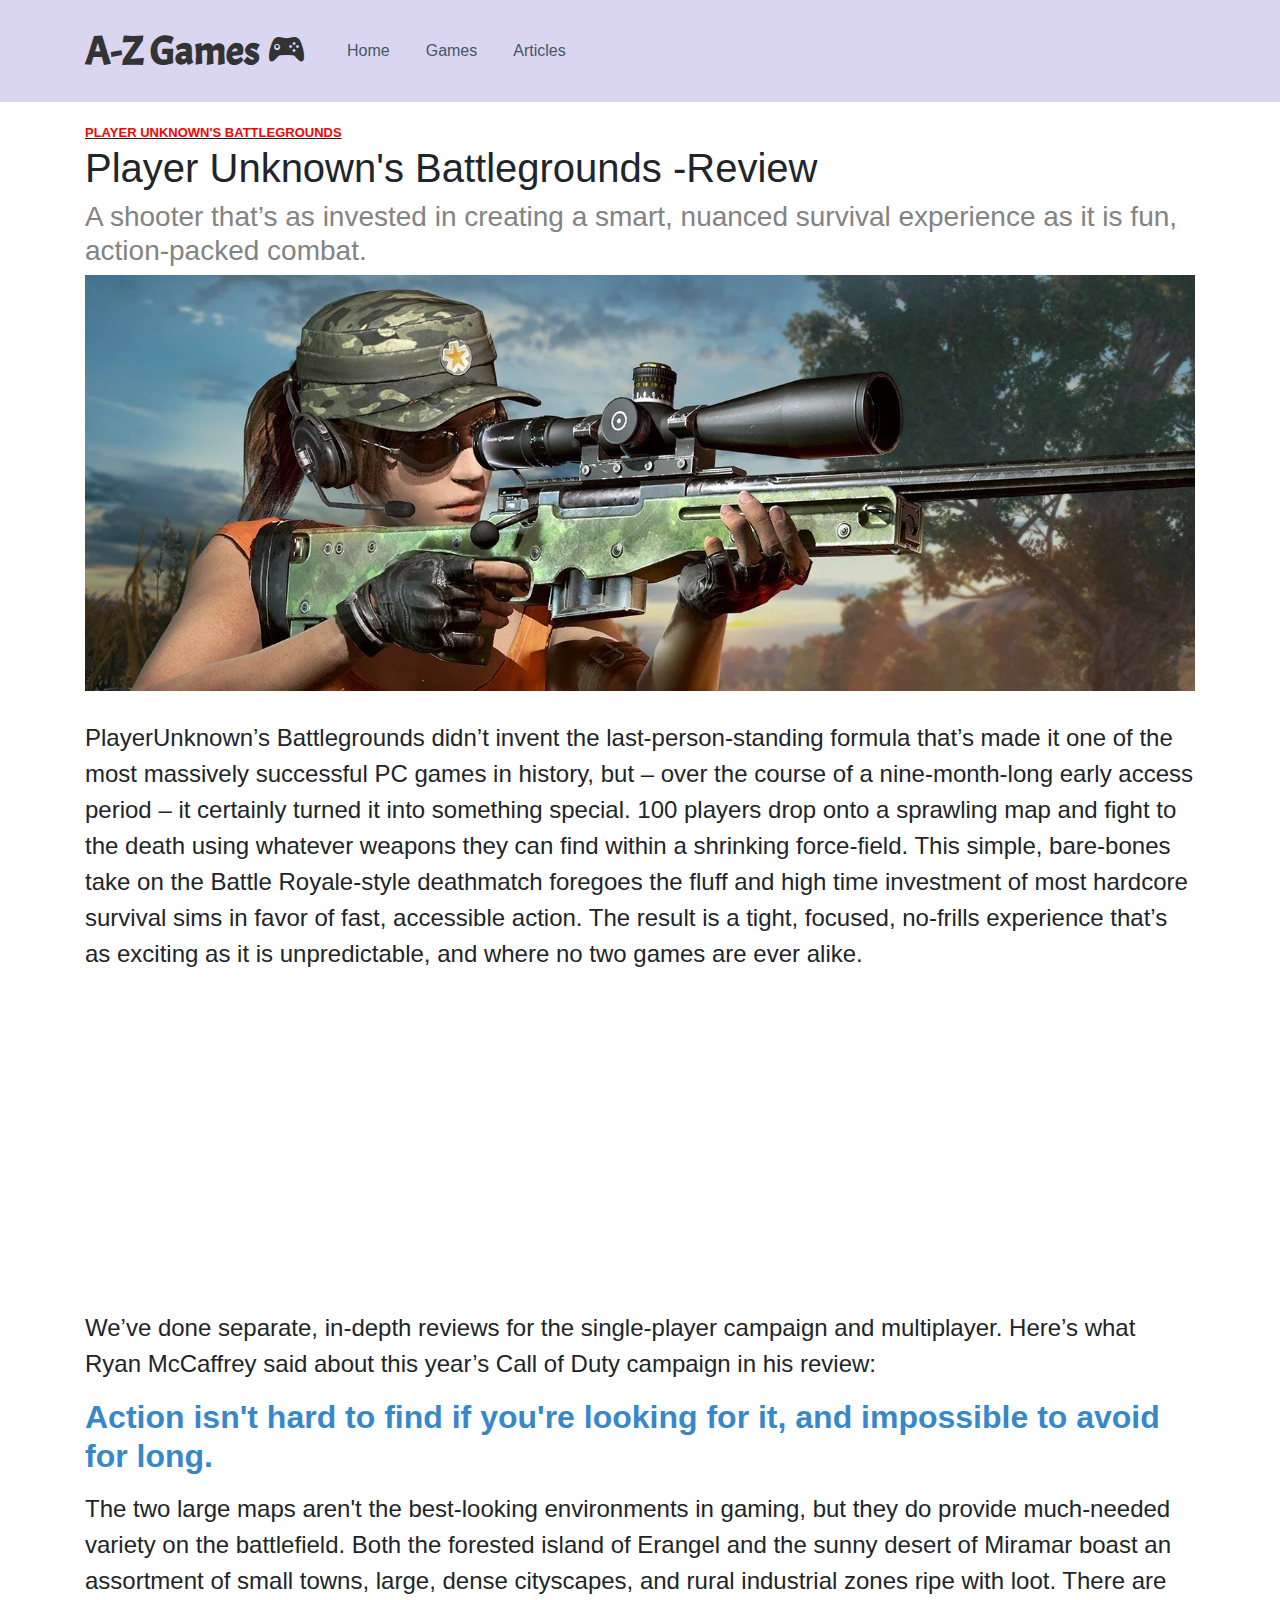
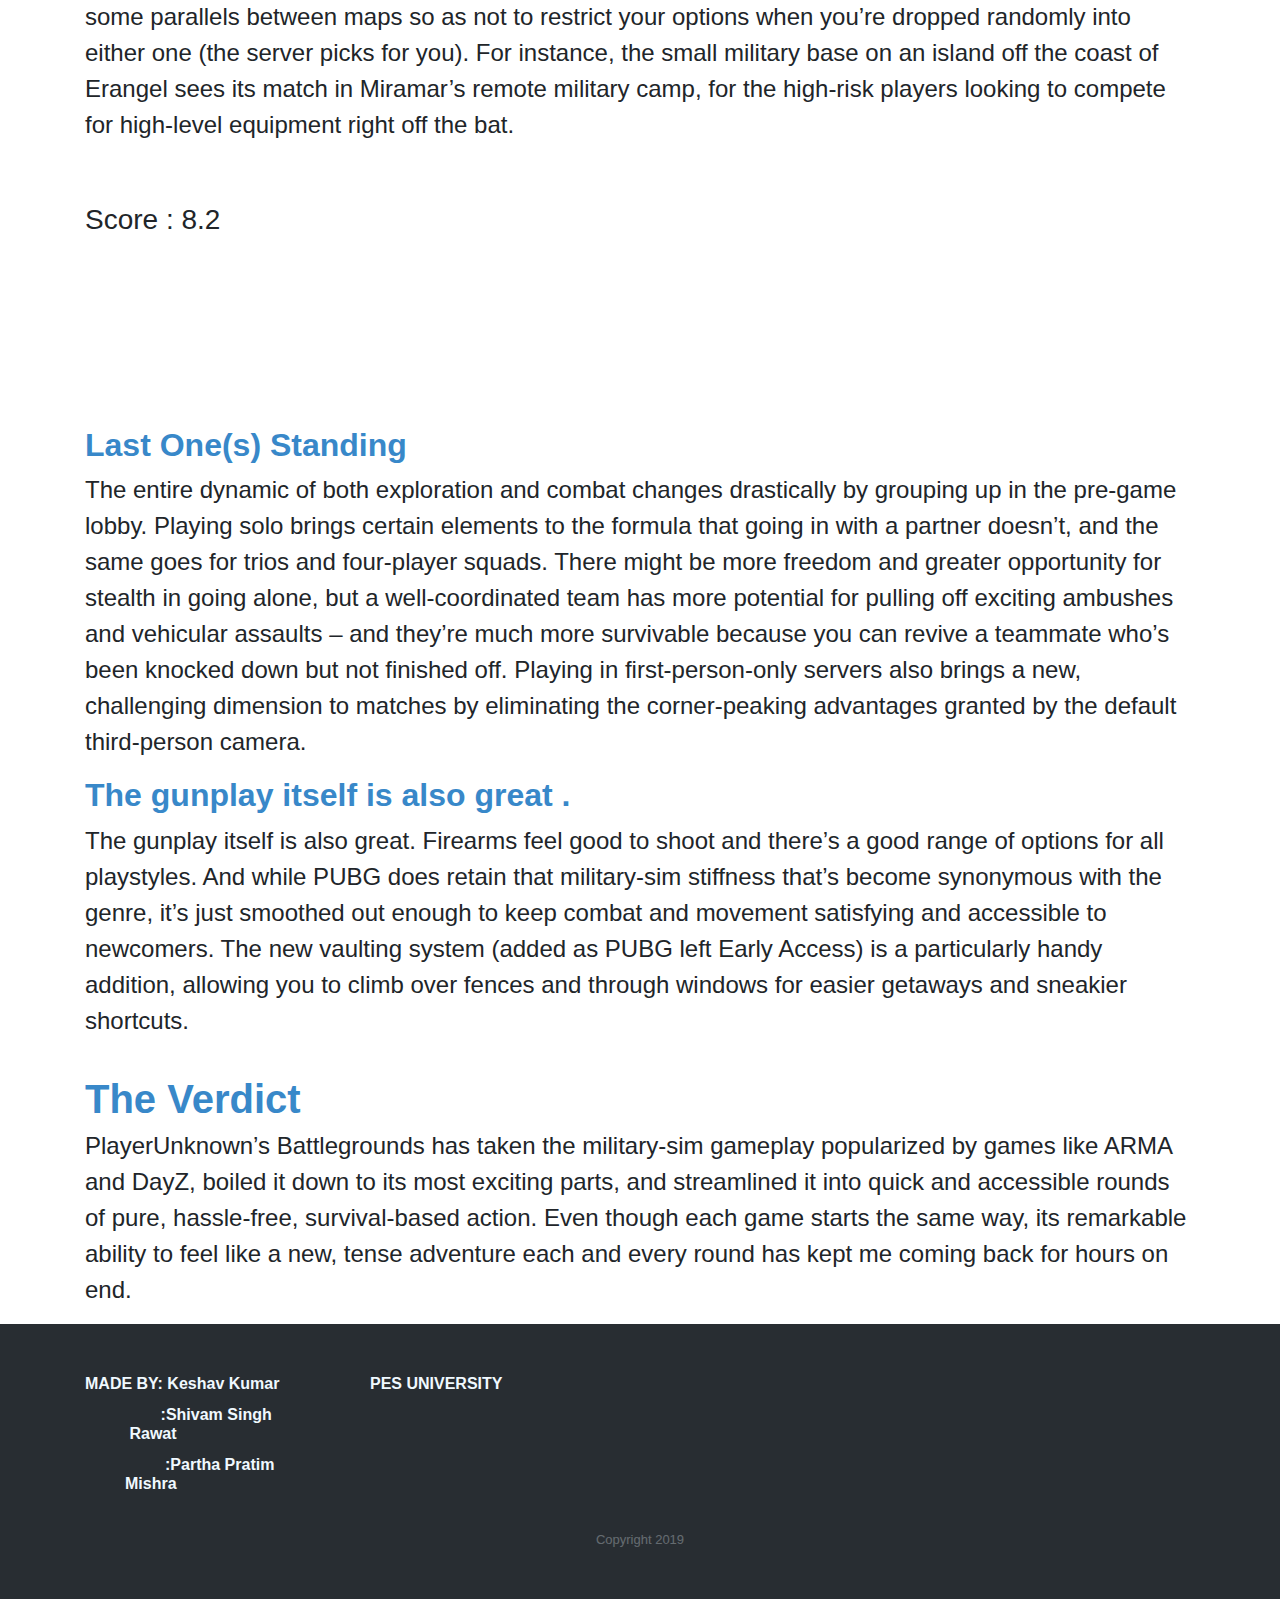
<file: pubg.html>
<!DOCTYPE html>
<html>

<head>
    <meta charset="utf-8">
    <meta name="viewport" content="width=device-width, initial-scale=1.0">
    <title>mainpage</title>
    <link rel="stylesheet" href="assets/bootstrap/css/bootstrap.min.css">
    <link rel="stylesheet" href="assets/fonts/font-awesome.min.css">
    <link rel="stylesheet" href="assets/fonts/ionicons.min.css">
    <link rel="stylesheet" href="https://fonts.googleapis.com/css?family=Acme">
    <link rel="stylesheet" href="https://fonts.googleapis.com/css?family=Bitter:400,700">
    <link rel="stylesheet" href="assets/css/Article-List.css">
    <link rel="stylesheet" href="assets/css/Carousel-Hero.css">
    <link rel="stylesheet" href="assets/css/Footer-Clean.css">
    <link rel="stylesheet" href="assets/css/Footer-Dark.css">
    <link rel="stylesheet" href="assets/css/Navigation-with-Button.css">
    <link rel="stylesheet" href="assets/css/styles.css">
</head>

<body>
    <p>Paragraph</p>
    <p>Paragraph</p>
    <p>Paragraph</p>
    <div class="container"><b><u><a href="https://www.pubg.com" style="font-size:13px;color:rgb(255,0,0);">PLAYER UNKNOWN'S BATTLEGROUNDS</a></u></b><b><h1>Player Unknown's Battlegrounds -Review</h1></b>
        <h3 style="color:rgb(131,131,131);">A shooter that’s as invested in creating a smart, nuanced survival experience as it is fun, action-packed combat.<br></h3>
    </div>
    <div class="container" style="height:563;width:960;"><img class="img-fluid" src="assets/img/pubg.png" style="width:960;height:640;"></div>
    <div class="container" style="margin-top:18px;height:504;width:930;">
        <p style="font-size:24px;margin-top:29px;">PlayerUnknown’s Battlegrounds didn’t invent the last-person-standing formula that’s made it one of the most massively successful PC games in history, but – over the course of a nine-month-long early access period – it certainly turned it into
            something special. 100 players drop onto a sprawling map and fight to the death using whatever weapons they can find within a shrinking force-field. This simple, bare-bones take on the Battle Royale-style deathmatch foregoes the fluff and
            high time investment of most hardcore survival sims in favor of fast, accessible action. The result is a tight, focused, no-frills experience that’s as exciting as it is unpredictable, and where no two games are ever alike.<br></p>
        <iframe
            width="560" height="315" allowfullscreen="" frameborder="0" src="https://www.youtube.com/embed/55tymOu8ey0?rel=0"></iframe>
            <p style="font-size:24px;">We’ve done separate, in-depth reviews for the single-player campaign and multiplayer. Here’s what Ryan McCaffrey said about this year’s Call of Duty campaign in his review:<br></p>
            <h2 style="color:rgb(56,136,201);"><strong>Action isn't hard to find if you're looking for it, and impossible to avoid for long.</strong><br></h2>
            <p style="font-size:24px;margin-top:-28px;margin-bottom:49px;height:299px;"><br>The two large maps aren't the best-looking environments in gaming, but they do provide much-needed variety on the battlefield. Both the forested island of Erangel and the sunny desert of Miramar boast an assortment of small towns, large,
                dense cityscapes, and rural industrial zones ripe with loot. There are some parallels between maps so as not to restrict your options when you’re dropped randomly into either one (the server picks for you). For instance, the small military
                base on an island off the coast of Erangel sees its match in Miramar’s remote military camp, for the high-risk players looking to compete for high-level equipment right off the bat.<br></p>
            <h3 style="margin-top:10px;">Score : 8.2</h3><iframe width="560" height="315" allowfullscreen="" frameborder="0" src="https://www.youtube.com/embed/hqLhqxzbxqA?rel=0" style="width:20.5em;height:9.5em;margin-bottom:22px;"></iframe>
            <h2 style="color:rgb(56,136,201);"><strong>Last One(s) Standing</strong><br></h2>
            <p style="font-size:24px;">The entire dynamic of both exploration and combat changes drastically by grouping up in the pre-game lobby. Playing solo brings certain elements to the formula that going in with a partner doesn’t, and the same goes for trios and four-player
                squads. There might be more freedom and greater opportunity for stealth in going alone, but a well-coordinated team has more potential for pulling off exciting ambushes and vehicular assaults – and they’re much more survivable because
                you can revive a teammate who’s been knocked down but not finished off. Playing in first-person-only servers also brings a new, challenging dimension to matches by eliminating the corner-peaking advantages granted by the default third-person
                camera.</p>
            <h2 style="color:rgb(56,136,201);"><strong>The gunplay itself is also great .</strong></h2>
            <p style="font-size:24px;">The gunplay itself is also great. Firearms feel good to shoot and there’s a good range of options for all playstyles. And while PUBG does retain that military-sim stiffness that’s become synonymous with the genre, it’s just smoothed out enough
                to keep combat and movement satisfying and accessible to newcomers. The new vaulting system (added as PUBG left Early Access) is a particularly handy addition, allowing you to climb over fences and through windows for easier getaways and
                sneakier shortcuts.</p>
            <h1 style="font-size:32;color:rgb(56,136,201);margin-top:36px;"><strong>The Verdict</strong></h1>
            <p style="font-size:24px;margin-top:-3px;">PlayerUnknown’s Battlegrounds has taken the military-sim gameplay popularized by games like ARMA and DayZ, boiled it down to its most exciting parts, and streamlined it into quick and accessible rounds of pure, hassle-free, survival-based
                action. Even though each game starts the same way, its remarkable ability to feel like a new, tense adventure each and every round has kept me coming back for hours on end.<br></p>
    </div>
    <div class="footer-dark">
        <footer>
            <div class="container">
                <div class="row">
                    <div class="col-sm-6 col-md-3 item">
                        <h3>MADE BY: Keshav Kumar</h3>
                        <h3>&nbsp; &nbsp; &nbsp; &nbsp; &nbsp; &nbsp; &nbsp; &nbsp; &nbsp;:Shivam Singh &nbsp; &nbsp; &nbsp; &nbsp; &nbsp; &nbsp; &nbsp; &nbsp; &nbsp; &nbsp; &nbsp; &nbsp; Rawat</h3>
                        <h3>&nbsp; &nbsp; &nbsp; &nbsp; &nbsp; &nbsp; &nbsp; &nbsp; &nbsp; :Partha Pratim &nbsp; &nbsp; &nbsp; &nbsp; &nbsp; &nbsp; &nbsp; &nbsp; &nbsp; &nbsp; &nbsp; &nbsp;Mishra</h3>
                    </div>
                    <div class="col-md-6 item text">
                        <h3>PES UNIVERSITY</h3>
                    </div>
                </div>
                <p class="copyright">Copyright 2019</p>
            </div>
        </footer>
    </div>
    <div>
        <nav class="navbar navbar-light navbar-expand-md fixed-top navigation-clean-button" style="background-color:#dad6f1;">
            <div class="container"><a class="navbar-brand" href="#">A-Z Games<i class="icon ion-ios-game-controller-b" style="margin:9px;"></i></a><button class="navbar-toggler" data-toggle="collapse" data-target="#navcol-1"><span class="sr-only">Toggle navigation</span><span class="navbar-toggler-icon"></span></button>
                <div
                    class="collapse navbar-collapse" id="navcol-1">
                    <ul class="nav navbar-nav mr-auto">
                        <li class="nav-item" role="presentation"><a class="nav-link" href="index.html">Home</a></li>
                        <li class="nav-item" role="presentation"><a class="nav-link" href="list_games.html">Games</a></li>
                        <li class="nav-item" role="presentation"><a class="nav-link" href="#bookmarkfinal">Articles</a></li>
                    </ul>
            </div>
    </div>
    </nav>
    </div>
    <script src="assets/js/jquery.min.js"></script>
    <script src="assets/bootstrap/js/bootstrap.min.js"></script>
</body>

</html>
</file>
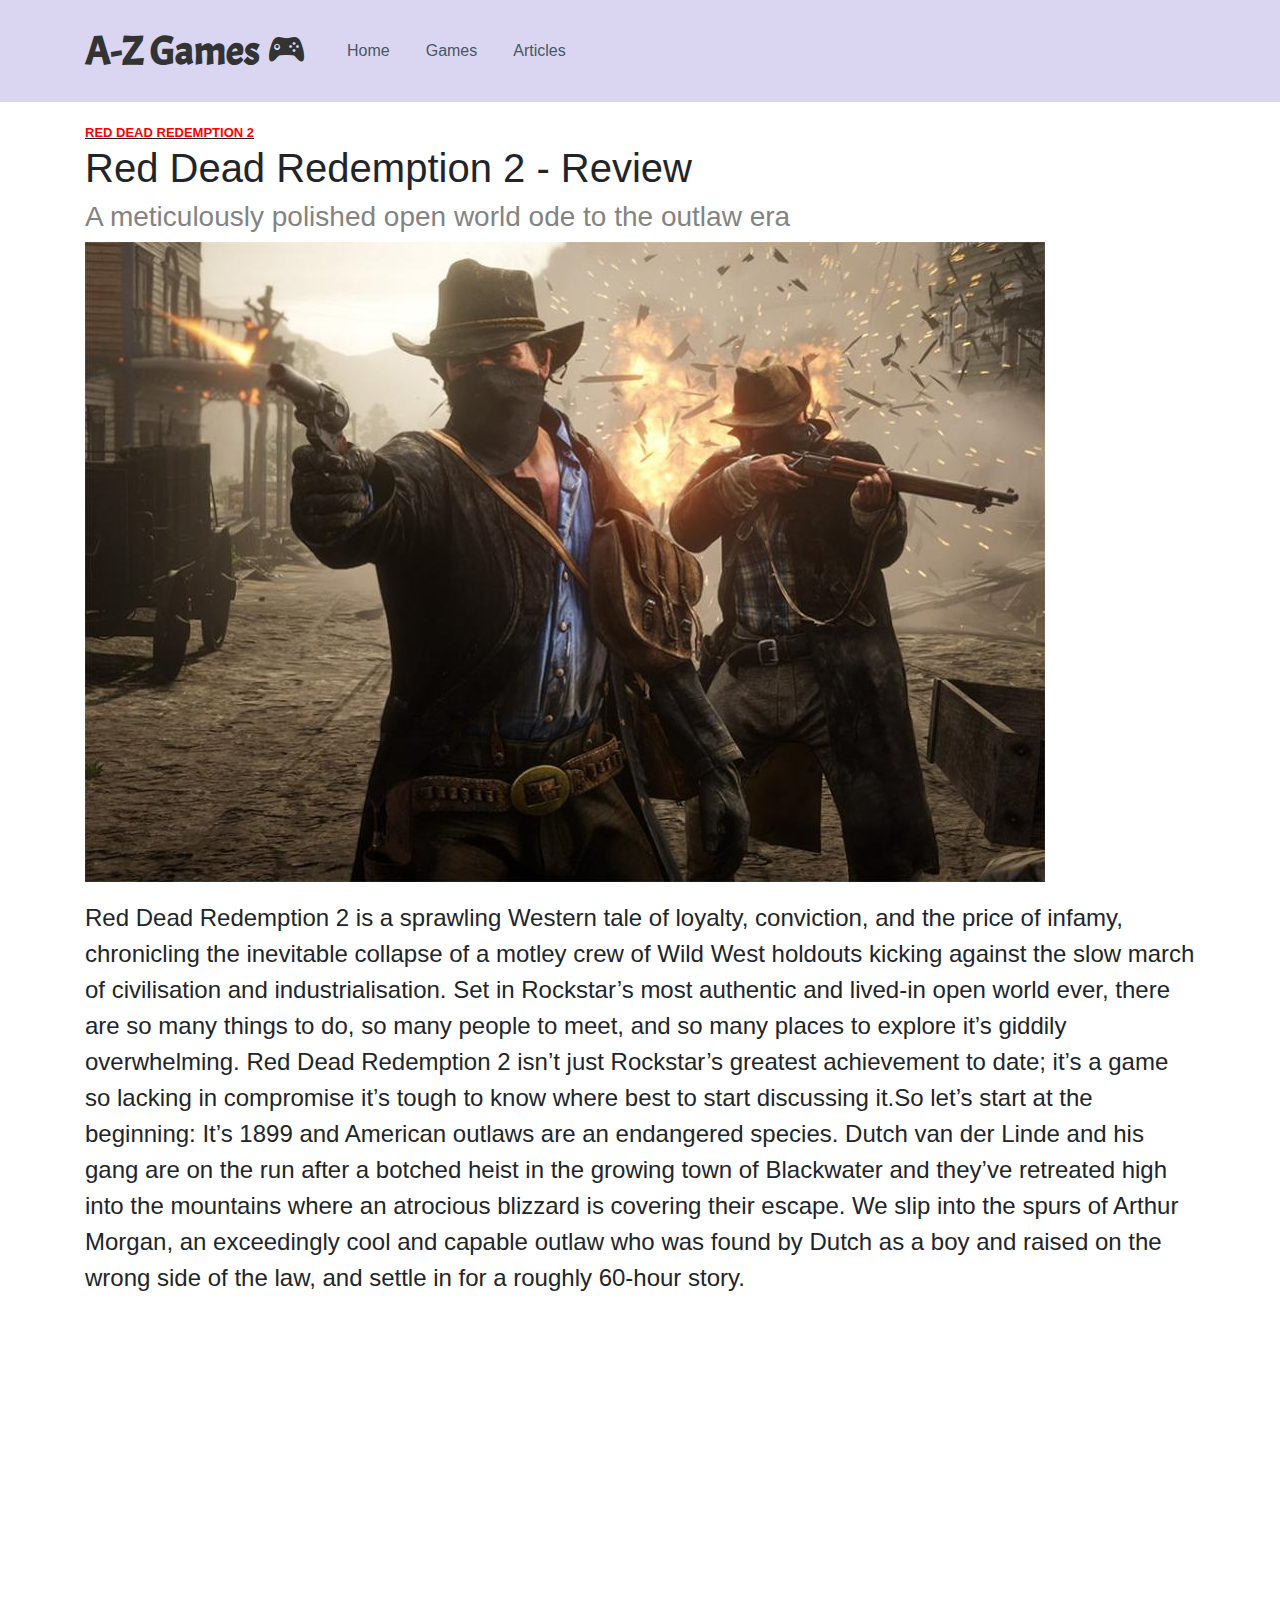
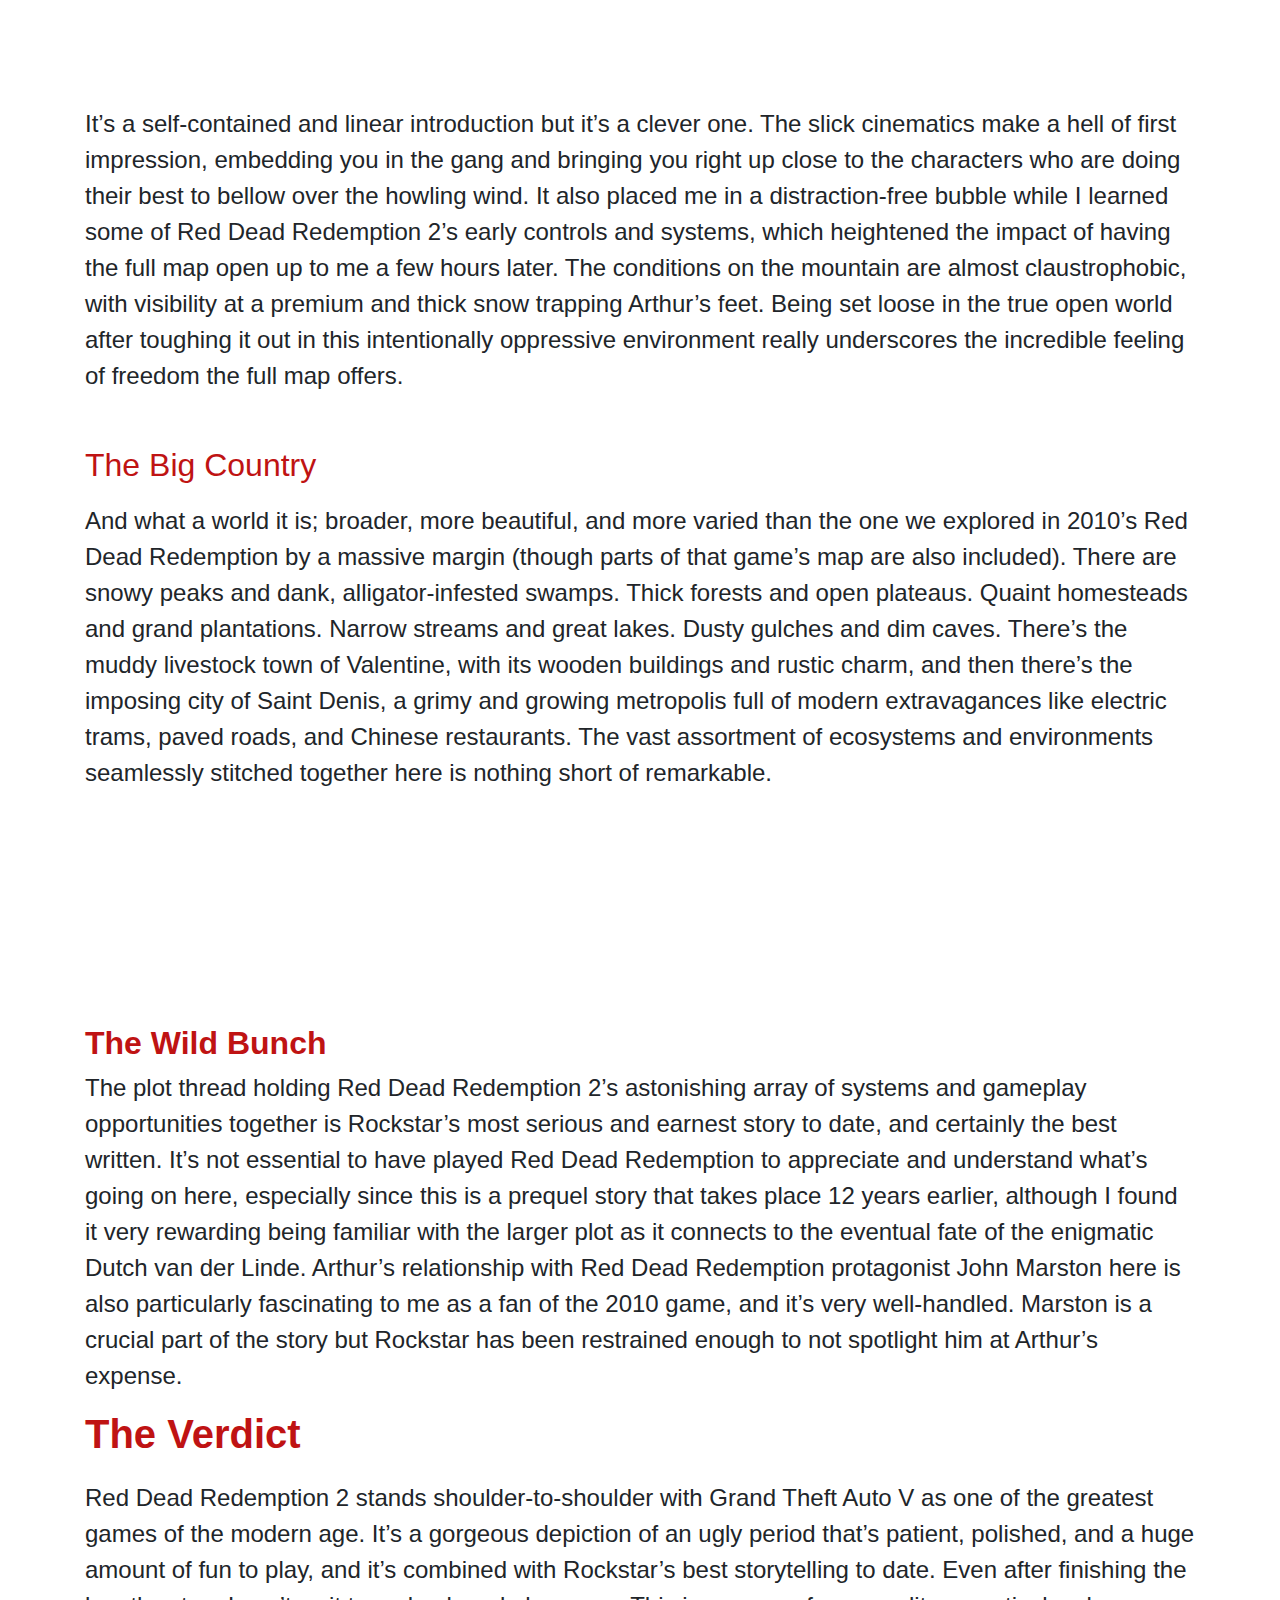
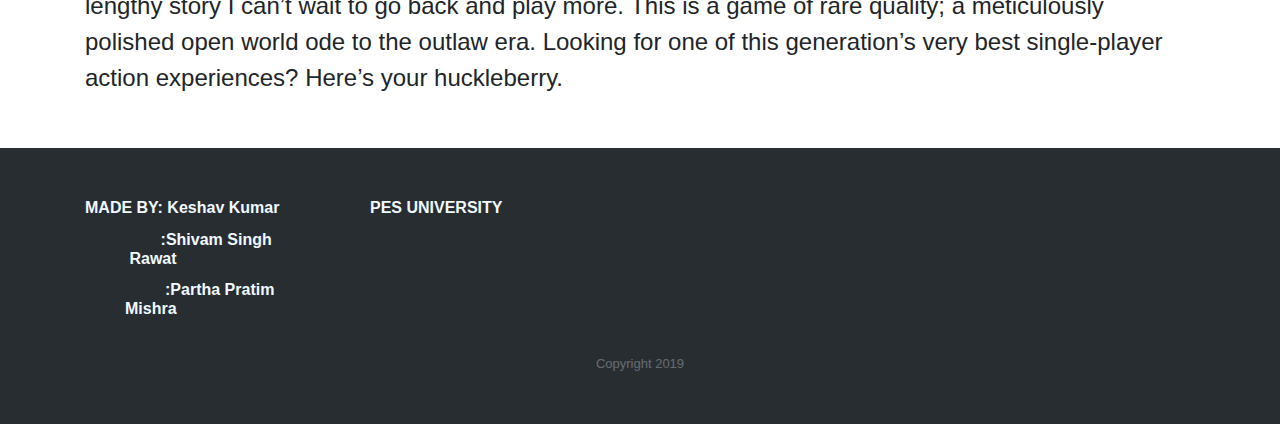
<file: red.html>
<!DOCTYPE html>
<html>

<head>
    <meta charset="utf-8">
    <meta name="viewport" content="width=device-width, initial-scale=1.0">
    <title>mainpage</title>
    <link rel="stylesheet" href="assets/bootstrap/css/bootstrap.min.css">
    <link rel="stylesheet" href="assets/fonts/font-awesome.min.css">
    <link rel="stylesheet" href="assets/fonts/ionicons.min.css">
    <link rel="stylesheet" href="https://fonts.googleapis.com/css?family=Acme">
    <link rel="stylesheet" href="https://fonts.googleapis.com/css?family=Bitter:400,700">
    <link rel="stylesheet" href="assets/css/Article-List.css">
    <link rel="stylesheet" href="assets/css/Carousel-Hero.css">
    <link rel="stylesheet" href="assets/css/Footer-Clean.css">
    <link rel="stylesheet" href="assets/css/Footer-Dark.css">
    <link rel="stylesheet" href="assets/css/Navigation-with-Button.css">
    <link rel="stylesheet" href="assets/css/styles.css">
</head>

<body>
    <p>Paragraph</p>
    <p>Paragraph</p>
    <p>Paragraph</p>
    <div class="container"><b><u><a href="https://www.rockstargames.com/reddeadredemption2/" style="font-size:13px;color:rgb(255,0,0);">RED DEAD REDEMPTION 2</a></u></b><b><h1>Red Dead Redemption 2 - Review</h1></b>
        <h3 style="color:rgb(131,131,131);">A meticulously polished open world ode to the outlaw era</h3>
    </div>
    <div class="container"><img class="img-fluid" src="assets/img/Red/red.jpg"></div>
    <div class="container">
        <p style="font-size:24px;margin-top:18px;">Red Dead Redemption 2 is a sprawling Western tale of loyalty, conviction, and the price of infamy, chronicling the inevitable collapse of a motley crew of Wild West holdouts kicking against the slow march of civilisation and industrialisation.
            Set in Rockstar’s most authentic and lived-in open world ever, there are so many things to do, so many people to meet, and so many places to explore it’s giddily overwhelming. Red Dead Redemption 2 isn’t just Rockstar’s greatest achievement
            to date; it’s a game so lacking in compromise it’s tough to know where best to start discussing it.So let’s start at the beginning: It’s 1899 and American outlaws are an endangered species. Dutch van der Linde and his gang are on the run after
            a botched heist in the growing town of Blackwater and they’ve retreated high into the mountains where an atrocious blizzard is covering their escape. We slip into the spurs of Arthur Morgan, an exceedingly cool and capable outlaw who was found
            by Dutch as a boy and raised on the wrong side of the law, and settle in for a roughly 60-hour story.<br><br></p><iframe width="560" height="315" allowfullscreen="" frameborder="0" src="https://www.youtube.com/embed/HVRzx17WHVk?rel=0"></iframe>
        <p
            style="font-size:24px;"><br>It’s a self-contained and linear introduction but it’s a clever one. The slick cinematics make a hell of first impression, embedding you in the gang and bringing you right up close to the characters who are doing their best to bellow over
            the howling wind. It also placed me in a distraction-free bubble while I learned some of Red Dead Redemption 2’s early controls and systems, which heightened the impact of having the full map open up to me a few hours later. The conditions
            on the mountain are almost claustrophobic, with visibility at a premium and thick snow trapping Arthur’s feet. Being set loose in the true open world after toughing it out in this intentionally oppressive environment really underscores the
            incredible feeling of freedom the full map offers.<br><br></p>
            <h2 style="color:rgb(191,19,19);">The Big Country</h2>
            <p style="font-size:24px;margin-top:-25px;"><br>And what a world it is; broader, more beautiful, and more varied than the one we explored in 2010’s Red Dead Redemption by a massive margin (though parts of that game’s map are also included). There are snowy peaks and dank, alligator-infested
                swamps. Thick forests and open plateaus. Quaint homesteads and grand plantations. Narrow streams and great lakes. Dusty gulches and dim caves. There’s the muddy livestock town of Valentine, with its wooden buildings and rustic charm, and
                then there’s the imposing city of Saint Denis, a grimy and growing metropolis full of modern extravagances like electric trams, paved roads, and Chinese restaurants. The vast assortment of ecosystems and environments seamlessly stitched
                together here is nothing short of remarkable.<br><br></p><iframe width="560" height="315" allowfullscreen="" frameborder="0" src="https://www.youtube.com/embed/dDyeXLYia_Q?rel=0" style="width:20.5em;height:9.5em;margin-bottom:22px;"></iframe>
            <h2
                style="color:rgb(191,19,19);"><strong>The Wild Bunch</strong></h2>
                <p style="font-size:24px;">The plot thread holding Red Dead Redemption 2’s astonishing array of systems and gameplay opportunities together is Rockstar’s most serious and earnest story to date, and certainly the best written. It’s not essential to have played Red
                    Dead Redemption to appreciate and understand what’s going on here, especially since this is a prequel story that takes place 12 years earlier, although I found it very rewarding being familiar with the larger plot as it connects to
                    the eventual fate of the enigmatic Dutch van der Linde. Arthur’s relationship with Red Dead Redemption protagonist John Marston here is also particularly fascinating to me as a fan of the 2010 game, and it’s very well-handled. Marston
                    is a crucial part of the story but Rockstar has been restrained enough to not spotlight him at Arthur’s expense.</p>
                <h1 style="font-size:32;color:rgb(191,19,19);"><strong>The Verdict</strong></h1>
                <p style="font-size:24px;margin-top:-22px;"><br>Red Dead Redemption 2 stands shoulder-to-shoulder with Grand Theft Auto V as one of the greatest games of the modern age. It’s a gorgeous depiction of an ugly period that’s patient, polished, and a huge amount of fun to play, and it’s
                    combined with Rockstar’s best storytelling to date. Even after finishing the lengthy story I can’t wait to go back and play more. This is a game of rare quality; a meticulously polished open world ode to the outlaw era. Looking for
                    one of this generation’s very best single-player action experiences? Here’s your huckleberry.<br><br></p>
    </div>
    <div class="footer-dark">
        <footer>
            <div class="container">
                <div class="row">
                    <div class="col-sm-6 col-md-3 item">
                        <h3>MADE BY: Keshav Kumar</h3>
                        <h3>&nbsp; &nbsp; &nbsp; &nbsp; &nbsp; &nbsp; &nbsp; &nbsp; &nbsp;:Shivam Singh &nbsp; &nbsp; &nbsp; &nbsp; &nbsp; &nbsp; &nbsp; &nbsp; &nbsp; &nbsp; &nbsp; &nbsp; Rawat</h3>
                        <h3>&nbsp; &nbsp; &nbsp; &nbsp; &nbsp; &nbsp; &nbsp; &nbsp; &nbsp; :Partha Pratim &nbsp; &nbsp; &nbsp; &nbsp; &nbsp; &nbsp; &nbsp; &nbsp; &nbsp; &nbsp; &nbsp; &nbsp;Mishra</h3>
                    </div>
                    <div class="col-md-6 item text">
                        <h3>PES UNIVERSITY</h3>
                    </div>
                </div>
                <p class="copyright">Copyright 2019</p>
            </div>
        </footer>
    </div>
    <div>
        <nav class="navbar navbar-light navbar-expand-md fixed-top navigation-clean-button" style="background-color:#dad6f1;">
            <div class="container"><a class="navbar-brand" href="#">A-Z Games<i class="icon ion-ios-game-controller-b" style="margin:9px;"></i></a><button class="navbar-toggler" data-toggle="collapse" data-target="#navcol-1"><span class="sr-only">Toggle navigation</span><span class="navbar-toggler-icon"></span></button>
                <div
                    class="collapse navbar-collapse" id="navcol-1">
                    <ul class="nav navbar-nav mr-auto">
                        <li class="nav-item" role="presentation"><a class="nav-link" href="index.html">Home</a></li>
                        <li class="nav-item" role="presentation"><a class="nav-link" href="list_games.html">Games</a></li>
                        <li class="nav-item" role="presentation"><a class="nav-link" href="#bookmarkfinal">Articles</a></li>
                    </ul>
            </div>
    </div>
    </nav>
    </div>
    <script src="assets/js/jquery.min.js"></script>
    <script src="assets/bootstrap/js/bootstrap.min.js"></script>
</body>

</html>
</file>
<file: assets/css/Article-List.css>
.article-list {
  color:#313437;
  background-color:#fff;
}

.article-list p {
  color:#7d8285;
}

.article-list h2 {
  font-weight:bold;
  margin-bottom:40px;
  padding-top:40px;
  color:inherit;
}

@media (max-width:767px) {
  .article-list h2 {
    margin-bottom:25px;
    padding-top:25px;
    font-size:24px;
  }
}

.article-list .intro {
  font-size:16px;
  max-width:500px;
  margin:0 auto;
}

.article-list .intro p {
  margin-bottom:0;
}

.article-list .articles {
  padding-bottom:40px;
}

.article-list .item {
  padding-top:50px;
  min-height:425px;
  text-align:center;
}

.article-list .item .name {
  font-weight:bold;
  font-size:16px;
  margin-top:20px;
  color:inherit;
}

.article-list .item .description {
  font-size:14px;
  margin-top:15px;
  margin-bottom:0;
}

.article-list .item .action {
  font-size:24px;
  width:24px;
  margin:22px auto 0;
  line-height:1;
  display:block;
  color:#4f86c3;
  opacity:0.85;
  transition:opacity 0.2s;
  text-decoration:none;
}

.article-list .item .action:hover {
  opacity:1;
}
</file>
<file: assets/css/Carousel-Hero.css>
div.jumbotron.carousel-hero {
  color:#fff;
  text-align:center;
  background-size:cover;
  background-position:center;
  padding-top:100px;
  padding-bottom:100px;
  margin-bottom:0;
}

div.jumbotron.hero-nature {
  background-image:url('hero-background-nature.jpg');
}

div.jumbotron.hero-photography {
  background-image:url('hero-background-photography.jpg');
}

div.jumbotron.hero-technology {
  background-image:url('hero-background-technology.jpg');
}

h1.hero-title, h2.hero-title, h3.hero-title {
  text-shadow:0 3px 3px rgba(0,0,0,0.4);
  color:#fff;
}

p.hero-subtitle {
  max-width:600px;
  margin:25px auto;
  padding:10px 15px;
  color:#fff;
}
</file>
<file: assets/css/Footer-Clean.css>
.footer-clean {
  padding:50px 0;
  background-color:#fff;
  color:#4b4c4d;
}

.footer-clean h3 {
  margin-top:0;
  margin-bottom:12px;
  font-weight:bold;
  font-size:16px;
}

.footer-clean ul {
  padding:0;
  list-style:none;
  line-height:1.6;
  font-size:14px;
  margin-bottom:0;
}

.footer-clean ul a {
  color:inherit;
  text-decoration:none;
  opacity:0.8;
}

.footer-clean ul a:hover {
  opacity:1;
}

.footer-clean .item.social {
  text-align:right;
}

@media (max-width:767px) {
  .footer-clean .item {
    text-align:center;
    padding-bottom:20px;
  }
}

@media (max-width: 768px) {
  .footer-clean .item.social {
    text-align:center;
  }
}

.footer-clean .item.social > a {
  font-size:24px;
  width:40px;
  height:40px;
  line-height:40px;
  display:inline-block;
  text-align:center;
  border-radius:50%;
  border:1px solid #ccc;
  margin-left:10px;
  margin-top:22px;
  color:inherit;
  opacity:0.75;
}

.footer-clean .item.social > a:hover {
  opacity:0.9;
}

@media (max-width:991px) {
  .footer-clean .item.social > a {
    margin-top:40px;
  }
}

@media (max-width:767px) {
  .footer-clean .item.social > a {
    margin-top:10px;
  }
}

.footer-clean .copyright {
  margin-top:14px;
  margin-bottom:0;
  font-size:13px;
  opacity:0.6;
}
</file>
<file: assets/css/Footer-Dark.css>
.footer-dark {
  padding:50px 0;
  color:#f0f9ff;
  background-color:#282d32;
}

.footer-dark h3 {
  margin-top:0;
  margin-bottom:12px;
  font-weight:bold;
  font-size:16px;
}

.footer-dark ul {
  padding:0;
  list-style:none;
  line-height:1.6;
  font-size:14px;
  margin-bottom:0;
}

.footer-dark ul a {
  color:inherit;
  text-decoration:none;
  opacity:0.6;
}

.footer-dark ul a:hover {
  opacity:0.8;
}

@media (max-width:767px) {
  .footer-dark .item:not(.social) {
    text-align:center;
    padding-bottom:20px;
  }
}

.footer-dark .item.text {
  margin-bottom:36px;
}

@media (max-width:767px) {
  .footer-dark .item.text {
    margin-bottom:0;
  }
}

.footer-dark .item.text p {
  opacity:0.6;
  margin-bottom:0;
}

.footer-dark .item.social {
  text-align:center;
}

@media (max-width:991px) {
  .footer-dark .item.social {
    text-align:center;
    margin-top:20px;
  }
}

.footer-dark .item.social > a {
  font-size:20px;
  width:36px;
  height:36px;
  line-height:36px;
  display:inline-block;
  text-align:center;
  border-radius:50%;
  box-shadow:0 0 0 1px rgba(255,255,255,0.4);
  margin:0 8px;
  color:#fff;
  opacity:0.75;
}

.footer-dark .item.social > a:hover {
  opacity:0.9;
}

.footer-dark .copyright {
  text-align:center;
  padding-top:24px;
  opacity:0.3;
  font-size:13px;
  margin-bottom:0;
}
</file>
<file: assets/css/Navigation-with-Button.css>
.navigation-clean-button {
  background:#fff;
  padding-top:.75rem;
  padding-bottom:.75rem;
  color:#333;
  border-radius:0;
  box-shadow:none;
  border:none;
  margin-bottom:0;
}

@media (min-width:768px) {
  .navigation-clean-button {
    padding-top:1rem;
    padding-bottom:1rem;
  }
}

.navigation-clean-button .navbar-brand {
  font-weight:bold;
  color:inherit;
}

.navigation-clean-button .navbar-brand:hover {
  color:#222;
}

.navigation-clean-button .navbar-toggler {
  border-color:#ddd;
}

.navigation-clean-button .navbar-toggler:hover, .navigation-clean-button .navbar-toggler:focus {
  background:none;
}

.navigation-clean-button .navbar-toggler {
  color:#888;
}

.navigation-clean-button .navbar-collapse, .navigation-clean-button .form-inline {
  border-top-color:#ddd;
}

.navigation-clean-button .navbar-nav a.active, .navigation-clean-button .navbar-nav > .show > a {
  background:none;
  box-shadow:none;
}

.navigation-clean-button.navbar-light .navbar-nav a.active, .navigation-clean-button.navbar-light .navbar-nav a.active:focus, .navigation-clean-button.navbar-light .navbar-nav a.active:hover {
  color:#8f8f8f;
  box-shadow:none;
  background:none;
  pointer-events:none;
}

.navigation-clean-button.navbar .navbar-nav .nav-link {
  padding-left:18px;
  padding-right:18px;
}

.navigation-clean-button.navbar-light .navbar-nav .nav-link {
  color:#465765;
}

.navigation-clean-button.navbar-light .navbar-nav .nav-link:focus, .navigation-clean-button.navbar-light .navbar-nav .nav-link:hover {
  color:#37434d !important;
  background-color:transparent;
}

.navigation-clean-button .navbar-nav > li > .dropdown-menu {
  margin-top:-5px;
  box-shadow:0 4px 8px rgba(0,0,0,.1);
  background-color:#fff;
  border-radius:2px;
}

.navigation-clean-button .dropdown-menu .dropdown-item:focus, .navigation-clean-button .dropdown-menu .dropdown-item {
  line-height:2;
  font-size:14px;
  color:#37434d;
}

.navigation-clean-button .dropdown-menu .dropdown-item:focus, .navigation-clean-button .dropdown-menu .dropdown-item:hover {
  background:#eee;
  color:inherit;
}

.navigation-clean-button .actions .login {
  margin-right:1rem;
  text-decoration:none;
  color:#465765;
}

.navigation-clean-button .navbar-text .action-button, .navigation-clean-button .navbar-text .action-button:active, .navigation-clean-button .navbar-text .action-button:hover {
  background:#56c6c6;
  border-radius:20px;
  font-size:inherit;
  color:#fff;
  box-shadow:none;
  border:none;
  text-shadow:none;
  padding:.5rem 1rem;
  transition:background-color 0.25s;
  font-size:inherit;
}

.navigation-clean-button .navbar-text .action-button:hover {
  background:#66d7d7;
}
</file>
<file: assets/css/styles.css>
.navbar-light .navbar-brand {
  font-size:40px;
  font-family:Acme;
}

.navbar.navbar-light.navbar-expand-md.navigation-clean-button {
  background-color:rgba(62,32,250,0.04);
}
</file>
